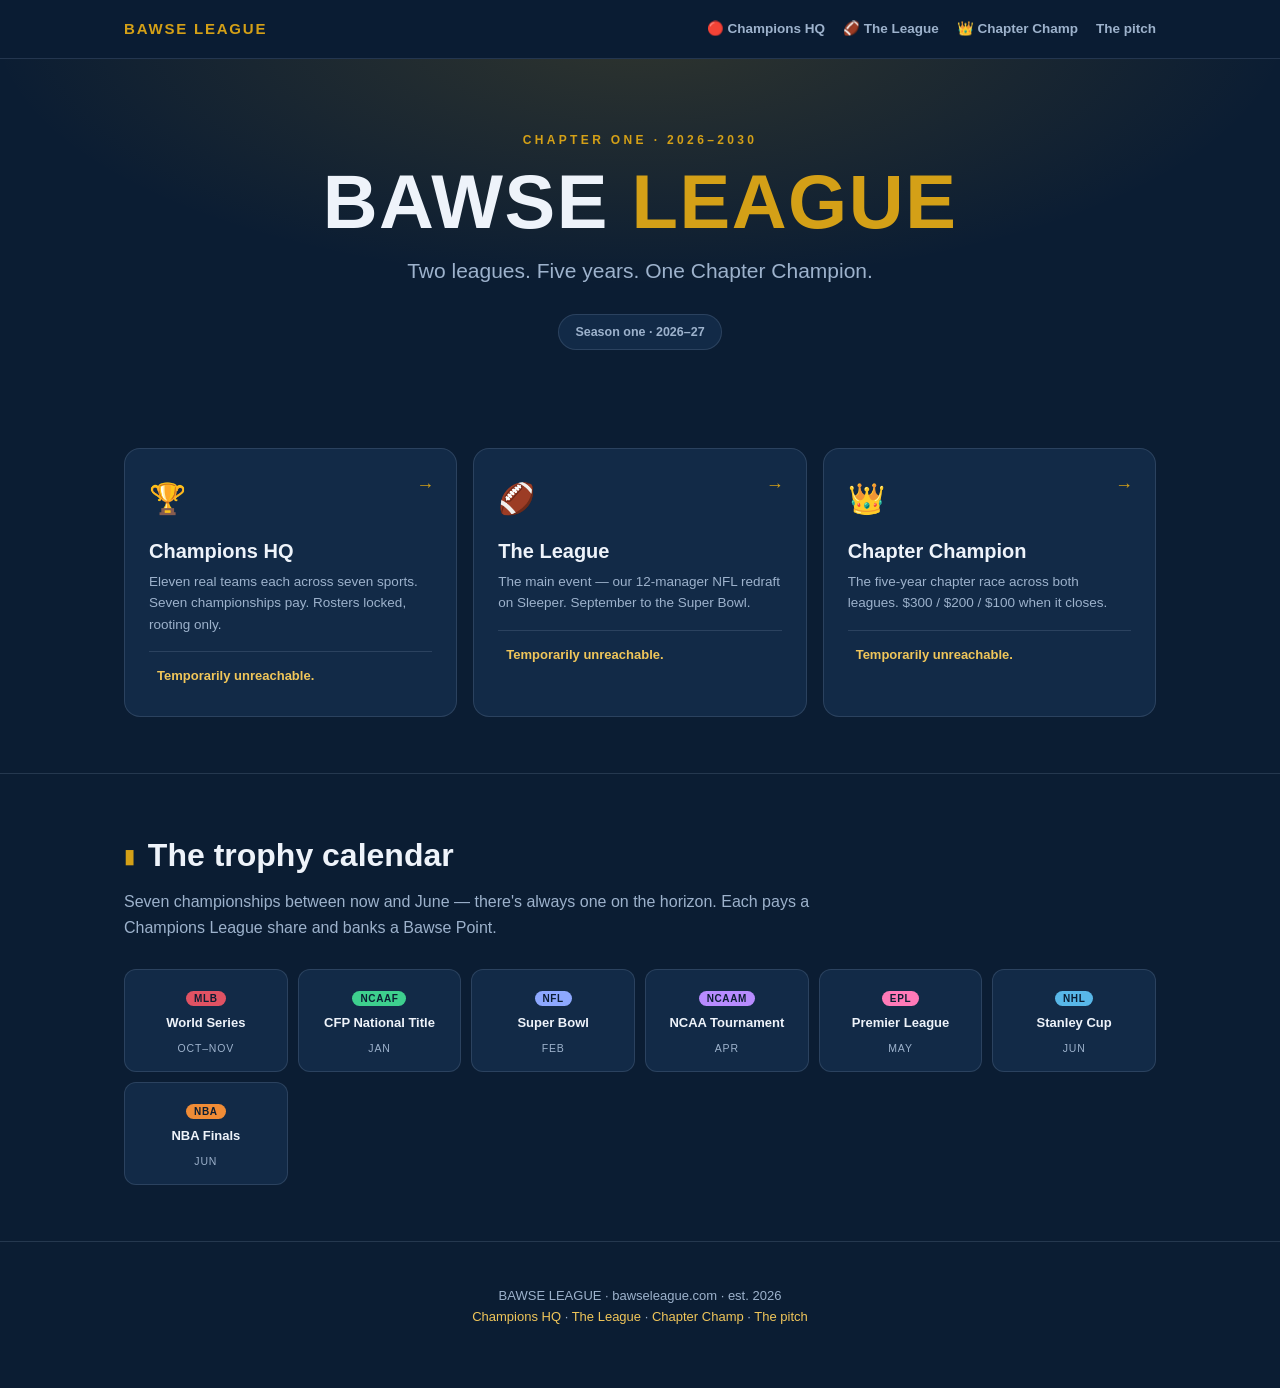
<file: index.html>
<!DOCTYPE html>
<html lang="en">
<head>
<meta charset="UTF-8">
<meta name="viewport" content="width=device-width, initial-scale=1.0">
<title>Bawse League — Two leagues. Five years. One Chapter Champion.</title>
<link rel="stylesheet" href="/assets/style.css">
<style>
  /* hub-specific: hero, section cards, trophy calendar, live bands */
  header.hub{padding:72px 0 54px;text-align:center;background:
    radial-gradient(1000px 400px at 50% -10%, rgba(212,160,23,.18), transparent 65%), var(--navy)}
  header.hub h1{font-size:clamp(42px,7vw,76px);font-weight:900;letter-spacing:.02em;margin:12px 0 6px;line-height:1.05}
  header.hub h1 .gold{color:var(--gold)}
  header.hub .tagline{font-size:clamp(16px,2.2vw,21px);color:var(--muted);max-width:620px;margin:12px auto 0}
  .chips{display:flex;gap:10px;justify-content:center;flex-wrap:wrap;margin-top:26px}
  .chip{background:var(--navy2);border:1px solid var(--line);border-radius:20px;padding:7px 16px;
    font-size:12.5px;font-weight:700;color:var(--muted)}
  .chip b{color:var(--gold-lt)}
  .chip.live{border-color:var(--gold)}
  .chip .dot{display:inline-block;width:8px;height:8px;border-radius:50%;background:var(--red);
    margin-right:7px;animation:blink 1.4s infinite;vertical-align:1px}
  @keyframes blink{0%,100%{opacity:1}50%{opacity:.25}}
  .halls{display:grid;grid-template-columns:repeat(3,1fr);gap:16px}
  @media(max-width:880px){.halls{grid-template-columns:1fr}}
  .hall{display:block;background:var(--navy2);border:1px solid var(--line);border-radius:16px;
    padding:26px 24px;color:var(--ink);transition:transform .15s ease, border-color .15s ease;position:relative;overflow:hidden}
  .hall:hover{transform:translateY(-3px);border-color:var(--gold)}
  .hall .ico{font-size:30px}
  .hall h3{font-size:20px;font-weight:900;margin:12px 0 4px}
  .hall .desc{font-size:13.5px;color:var(--muted);min-height:42px}
  .hall .status{display:block;margin-top:16px;padding-top:14px;border-top:1px solid var(--line);
    font-size:13px;color:var(--gold-lt);font-weight:700;letter-spacing:0;text-transform:none;background:none;border-radius:0}
  .hall .go{position:absolute;top:22px;right:22px;color:var(--gold);font-weight:900;font-size:18px}
  .trophies{display:grid;grid-template-columns:repeat(auto-fit,minmax(150px,1fr));gap:10px}
  .troph{background:var(--navy2);border:1px solid var(--line);border-radius:12px;padding:14px 12px;text-align:center}
  .troph .when{font-size:10.5px;color:var(--muted);letter-spacing:.08em;text-transform:uppercase;margin-top:6px}
  .troph .t{font-size:13px;font-weight:700;margin-top:4px}
  .troph.done{border-color:var(--gold);background:linear-gradient(150deg, rgba(212,160,23,.14), var(--navy2))}
  .troph .winner{font-size:11.5px;color:var(--gold-lt);margin-top:4px}
  .miniweek{display:grid;grid-template-columns:repeat(auto-fill,minmax(280px,1fr));gap:12px}
  .mini{background:var(--navy2);border:1px solid var(--line);border-radius:12px;padding:12px 16px;font-size:13.5px}
  .mini .r{display:flex;justify-content:space-between;padding:3px 0}
  .mini .r b.pts{color:var(--gold-lt)}
  footer .links{margin-top:6px}
</style>
</head>
<body>

<nav><div class="wrap">
  <a class="logo" href="/">BAWSE LEAGUE</a>
  <div class="navlinks">
    <a href="/champions/">🔴 Champions HQ</a><a href="/league/">🏈 The League</a>
    <a href="/chapter/">👑 Chapter Champ</a><a href="/about/">The pitch</a>
  </div>
</div></nav>

<header class="hub"><div class="wrap">
  <div class="kicker">Chapter one · 2026–2030</div>
  <h1>BAWSE <span class="gold">LEAGUE</span></h1>
  <div class="tagline">Two leagues. Five years. One Chapter Champion.</div>
  <div class="chips" id="chips"><div class="chip">Loading league status…</div></div>
</div></header>

<section id="sections" style="border-top:0;padding-top:44px"><div class="wrap">
  <div class="halls">
    <a class="hall" href="/champions/" id="hallCL">
      <span class="go">→</span><div class="ico">🏆</div><h3>Champions HQ</h3>
      <div class="desc">Eleven real teams each across seven sports. Seven championships pay. Rosters locked, rooting only.</div>
      <span class="status" id="clStatus">Loading…</span>
    </a>
    <a class="hall" href="/league/" id="hallFF">
      <span class="go">→</span><div class="ico">🏈</div><h3>The League</h3>
      <div class="desc">The main event — our 12-manager NFL redraft on Sleeper. September to the Super Bowl.</div>
      <span class="status" id="ffStatus">Loading…</span>
    </a>
    <a class="hall" href="/chapter/" id="hallGOAT">
      <span class="go">→</span><div class="ico">👑</div><h3>Chapter Champion</h3>
      <div class="desc">The five-year chapter race across both leagues. $300 / $200 / $100 when it closes.</div>
      <span class="status" id="goatStatus">Loading…</span>
    </a>
  </div>
</div></section>

<section id="week" style="display:none"><div class="wrap">
  <h2><span class="num">▮</span><span id="weekHdr">This week</span></h2>
  <div class="miniweek" id="miniweek"></div>
</div></section>

<section id="calendar"><div class="wrap">
  <h2><span class="num">▮</span>The trophy calendar</h2>
  <p class="sub">Seven championships between now and June — there's always one on the horizon. Each pays a Champions League share and banks a Bawse Point.</p>
  <div class="trophies" id="trophies"></div>
</div></section>

<footer><div class="wrap">
  BAWSE LEAGUE · bawseleague.com · est. 2026<br>
  <span class="links"><a href="/champions/">Champions HQ</a> · <a href="/league/">The League</a> ·
  <a href="/chapter/">Chapter Champ</a> · <a href="/about/">The pitch</a></span>
</div></footer>

<script src="/assets/api.js"></script>
<script>
const el = id => document.getElementById(id);
const TROPHIES = [
  {lg: "MLB", when: "Oct–Nov"}, {lg: "NCAAF", when: "Jan"}, {lg: "NFL", when: "Feb"},
  {lg: "NCAAM", when: "Apr"}, {lg: "EPL", when: "May"}, {lg: "NHL", when: "Jun"}, {lg: "NBA", when: "Jun"},
];

function renderTrophies(titles) {
  const byLg = Object.fromEntries((titles || []).map(t => [t.league, t]));
  el("trophies").innerHTML = TROPHIES.map(t => {
    const won = byLg[t.lg];
    return `<div class="troph ${won ? "done" : ""}"><span class="tag ${t.lg}">${t.lg}</span>
      <div class="t">${CHAMP[t.lg]}</div>
      ${won ? `<div class="winner">🏆 ${escapeHTML(won.team_name)}${won.manager_name ? " · " + escapeHTML(won.manager_name) : ""}</div>`
            : `<div class="when">${t.when}</div>`}</div>`;
  }).join("");
}

function chipsHTML(cl, ff) {
  const chips = [];
  if (cl) {
    const n = cl.managers.length * 11;
    if (cl.draft_status === "live" && cl.picks.length < n)
      chips.push(`<div class="chip live"><span class="dot"></span>CL draft LIVE — pick <b>${cl.picks.length + 1}</b> of ${n}</div>`);
    else if (cl.picks.length >= n)
      chips.push(`<div class="chip">CL season one: <b>${cl.titles.length}</b> of 7 titles decided</div>`);
  }
  if (ff && ff.ready)
    chips.push(`<div class="chip">${escapeHTML(ff.league)}: <b>${ff.season_type === "off" ? "kicks off in September"
      : ff.season_type === "post" ? "playoffs" : "week " + ff.week}</b></div>`);
  return chips.join("") || `<div class="chip">Season one · 2026–27</div>`;
}

async function load() {
  const [cl, ff, goat] = await Promise.all([
    apiGet("/api/public/champions", {bust: true}).catch(() => null),
    apiGet("/api/public/league", {bust: true}).catch(() => null),
    apiGet("/api/public/goat", {bust: true}).catch(() => null),
  ]);
  el("chips").innerHTML = chipsHTML(cl, ff);
  if (cl) {
    const n = cl.managers.length * 11;
    if (cl.draft_status === "live" && cl.picks.length < n) {
      const last = cl.picks[cl.picks.length - 1];
      el("clStatus").innerHTML = `🔴 Draft LIVE — pick ${cl.picks.length + 1} of ${n}` +
        (last ? ` · last: ${escapeHTML(last.team_name)}` : "");
    } else if (cl.picks.length >= n) {
      const alive = cl.teams.filter(t => t.manager_id && t.status === "alive").length;
      el("clStatus").textContent = `${cl.titles.length} of 7 titles decided · ${alive} owned teams alive`;
    } else {
      el("clStatus").textContent = "Draft night coming — the board fills in live.";
    }
  } else el("clStatus").textContent = "Temporarily unreachable.";
  if (ff && ff.ready) {
    if (ff.season_type === "off") el("ffStatus").textContent = "Offseason — Sleeper draft in August, Week 1 in September.";
    else {
      const leader = ff.standings[0];
      el("ffStatus").textContent = `Week ${ff.week} · leader: ${leader ? leader.name : "—"}`;
    }
  } else el("ffStatus").textContent = "Temporarily unreachable.";
  if (goat) {
    if (goat.current.combined) {
      const top = goat.current.combined[0];
      el("goatStatus").textContent = `Leader: ${top.name} · ${top.total} BPs`;
    } else {
      const titles = (goat.current.cl_titles || []).reduce((a, c) => a + c.titles, 0);
      el("goatStatus").textContent = `Season one underway · ${titles} of 95 Bawse Points banked`;
    }
  } else el("goatStatus").textContent = "Temporarily unreachable.";
  renderTrophies(cl ? cl.titles : []);
  // In-season: show this week's matchups band
  try {
    if (ff && ff.ready && ff.season_type !== "off") {
      const b = await apiGet("/api/public/league/scoreboard", {bust: true});
      if (b.ready && b.matchups.length) {
        el("weekHdr").textContent = `Week ${b.week}`;
        el("miniweek").innerHTML = b.matchups.map(m =>
          `<div class="mini">${m.teams.map(t => `<div class="r"><span>${escapeHTML(t.name)}</span>
            <b class="pts">${(Math.round(t.points * 10) / 10).toFixed(1)}</b></div>`).join("")}</div>`).join("");
        el("week").style.display = "block";
      }
    }
  } catch (e) { /* band stays hidden */ }
  setTimeout(load, cl && cl.draft_status === "live" ? 30000 : 300000);
}
load();
</script>
</body>
</html>
</file>
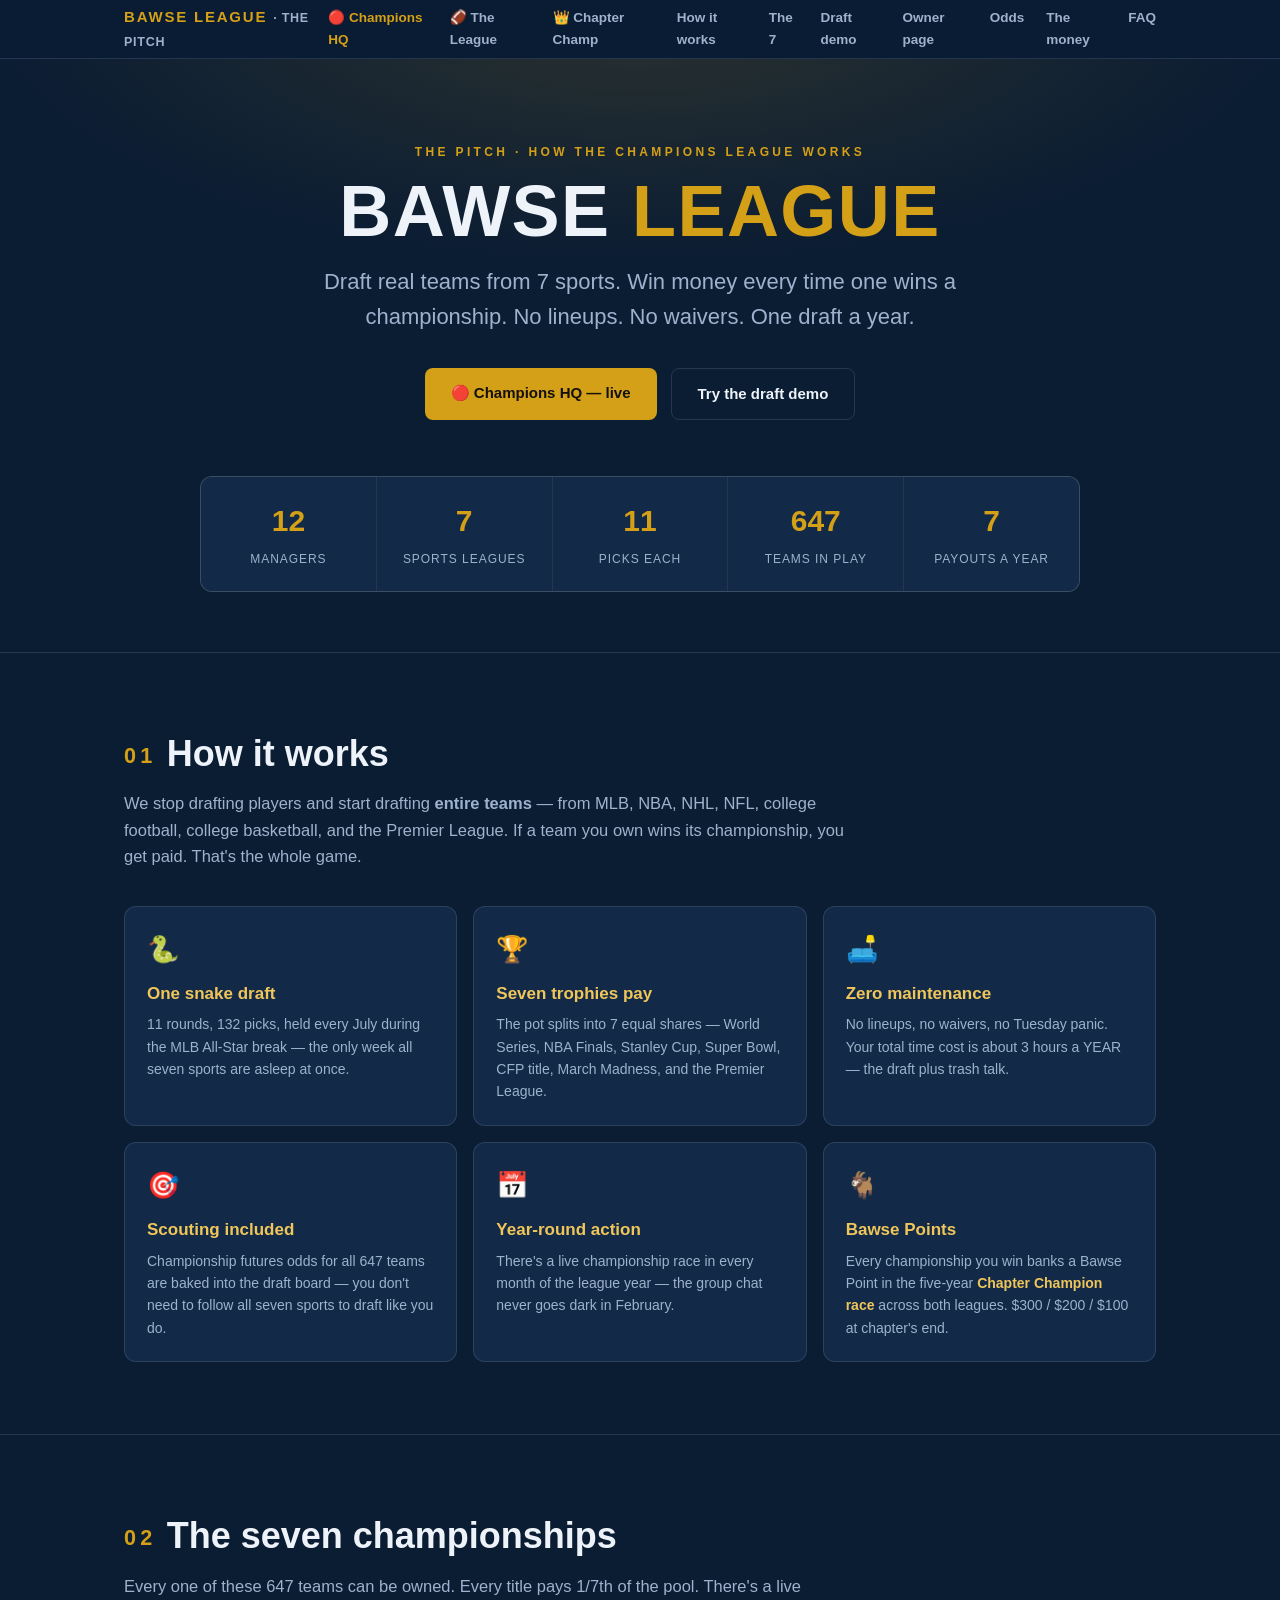
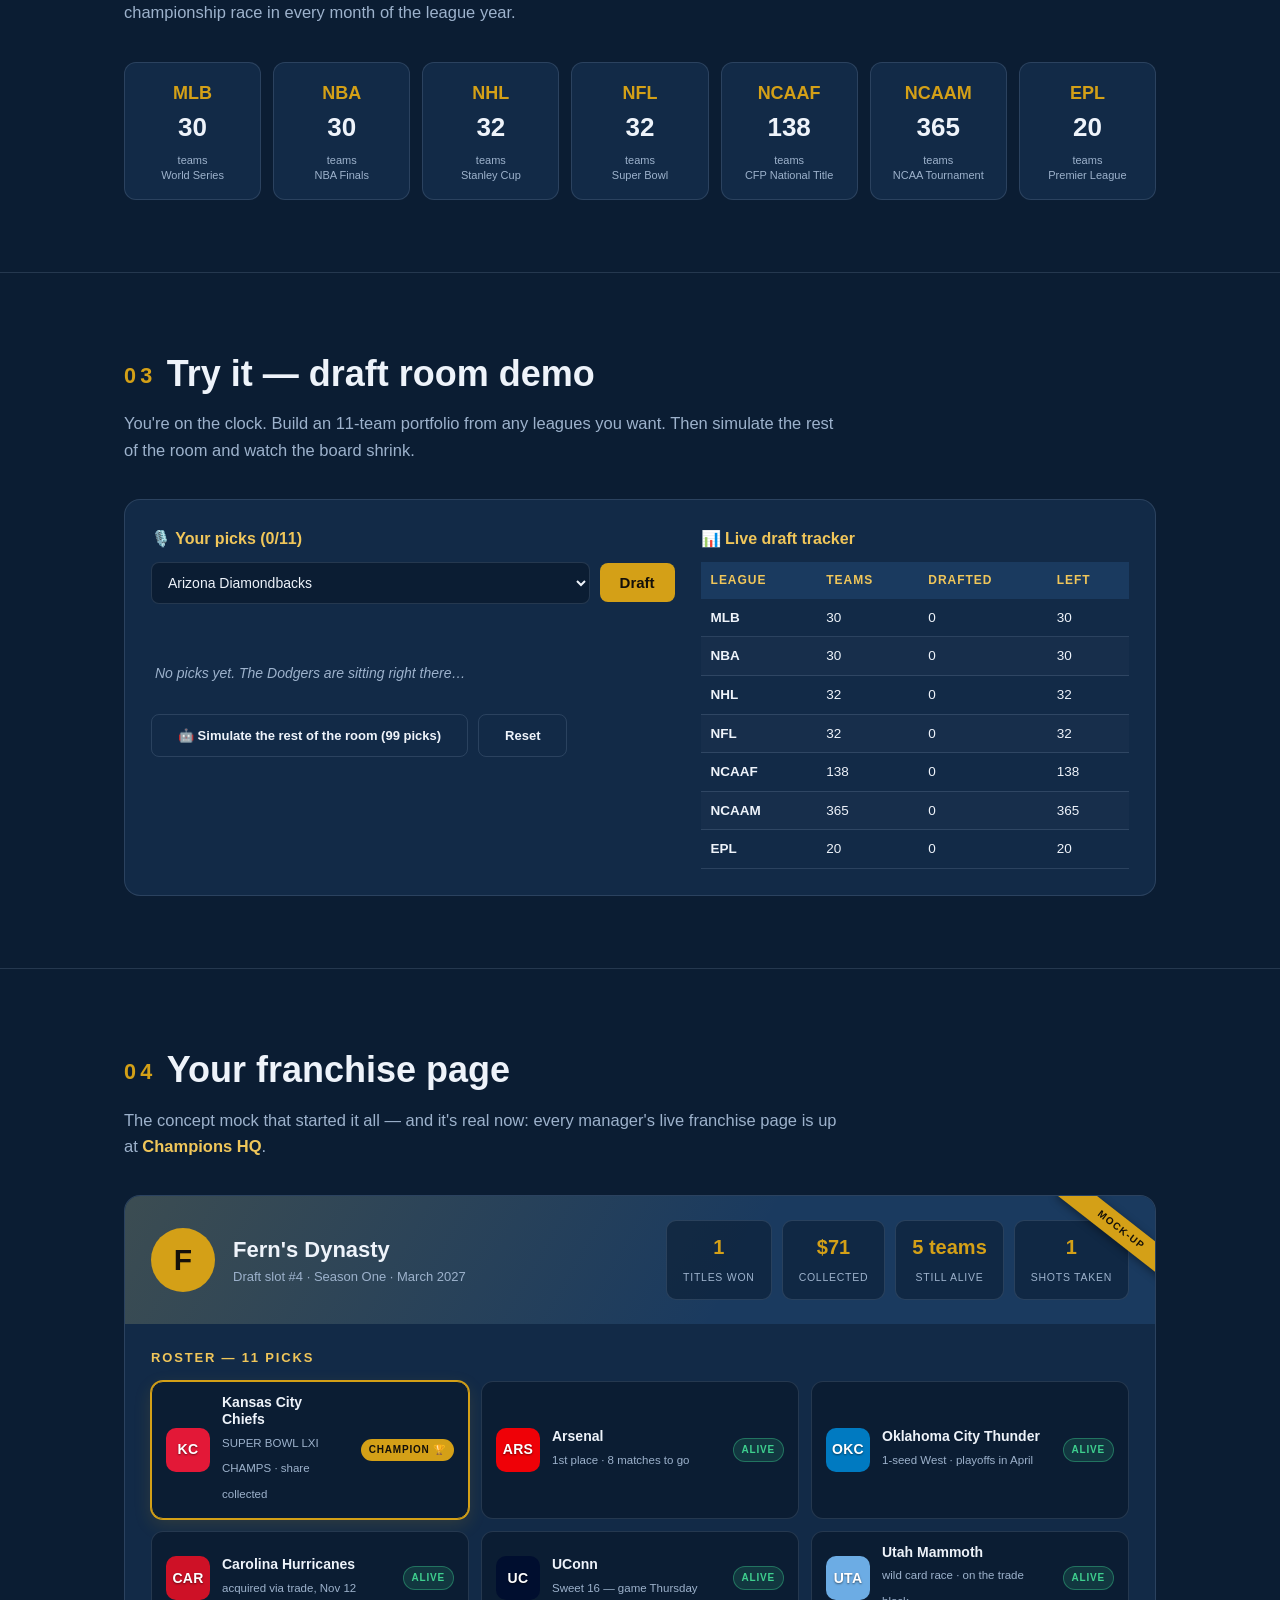
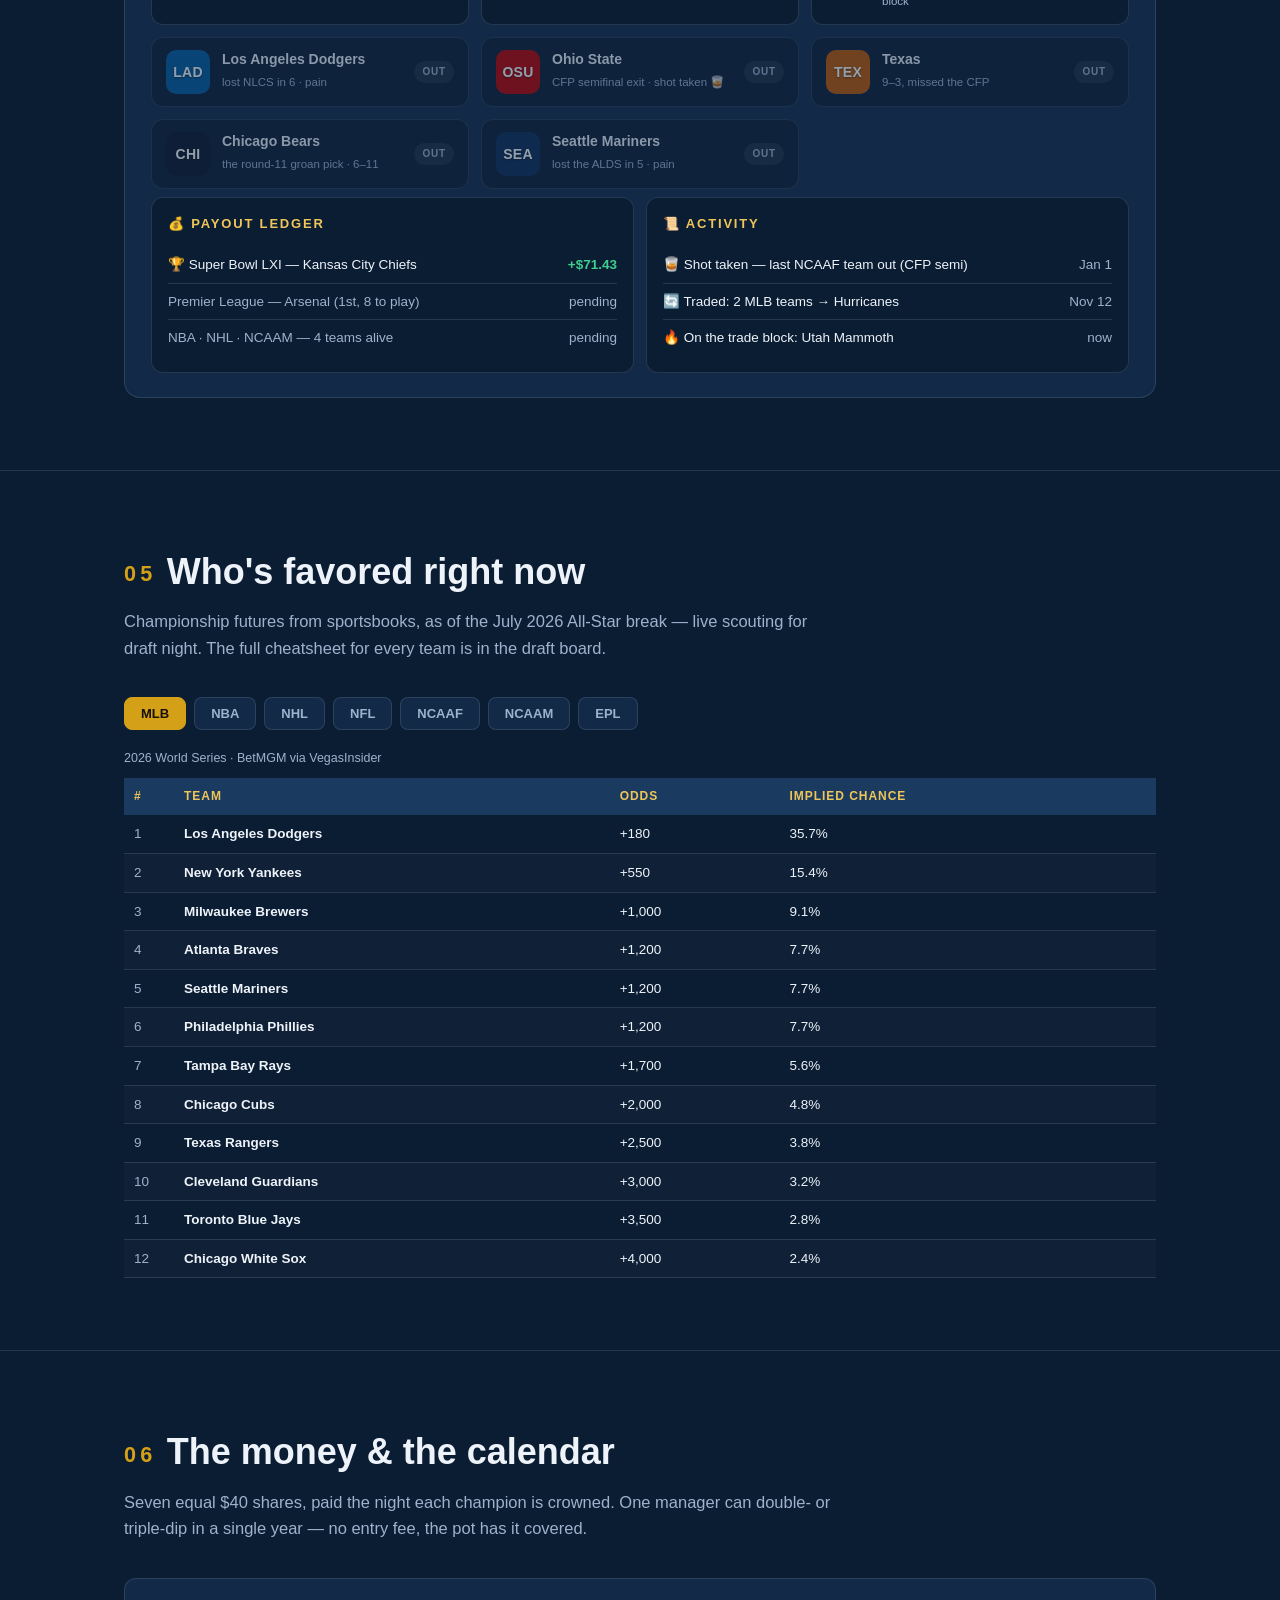
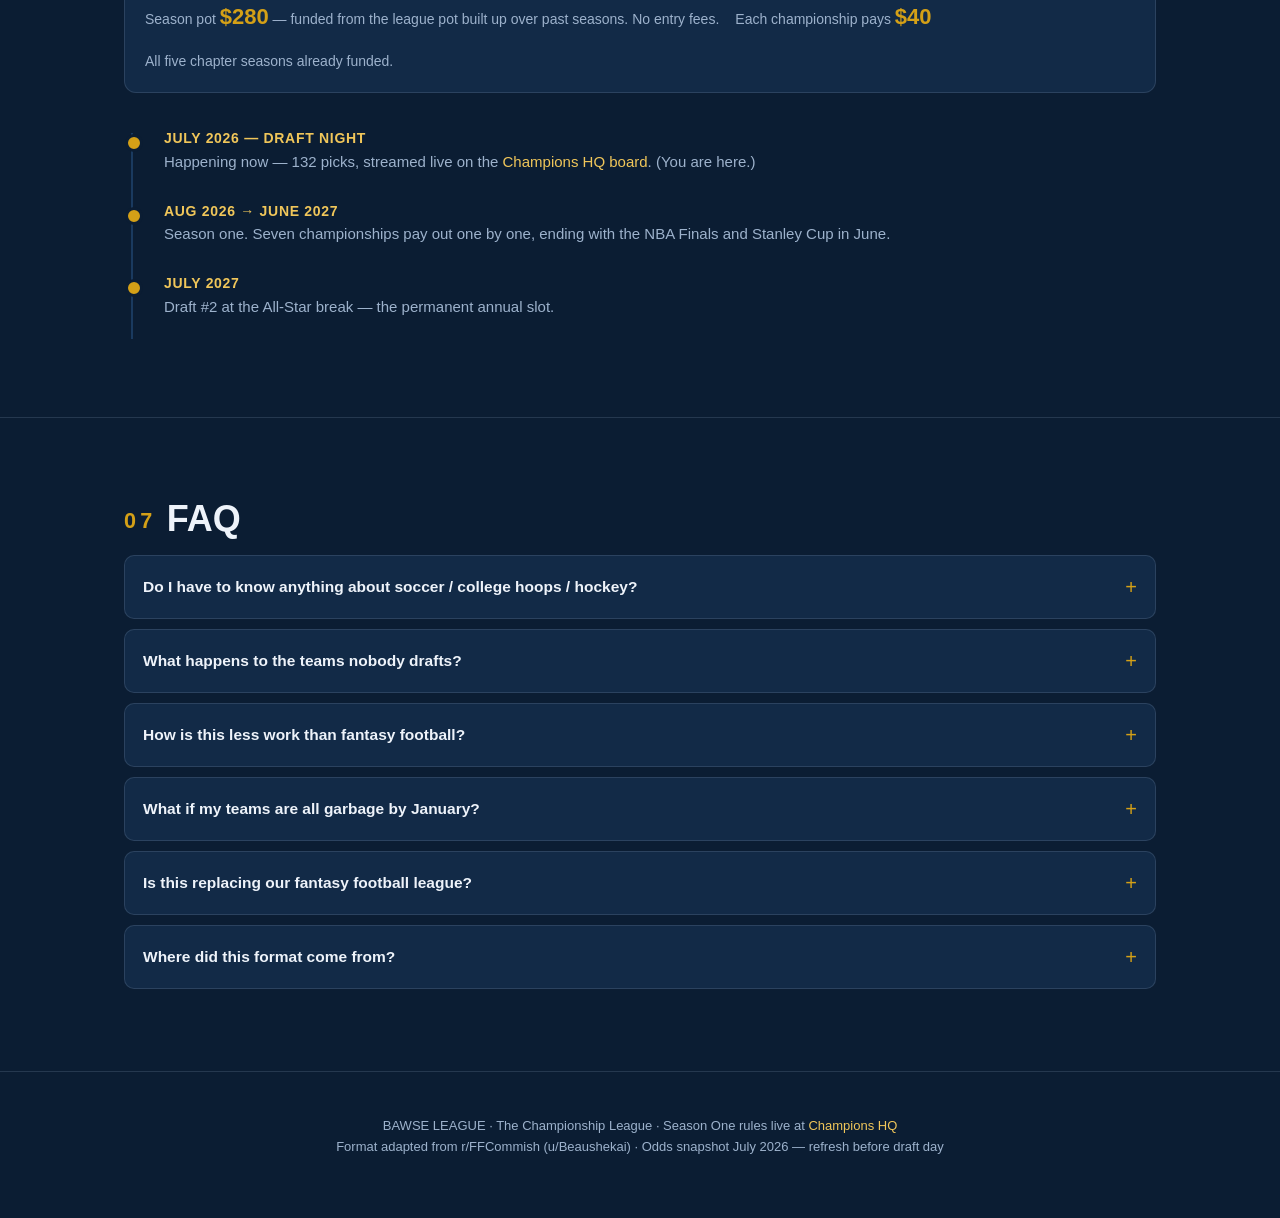
<file: about/index.html>
<!DOCTYPE html>
<html lang="en">
<head>
<meta charset="UTF-8">
<meta name="viewport" content="width=device-width, initial-scale=1.0">
<title>The Pitch — Bawse League</title>
<style>
  :root{
    --navy:#0b1d33; --navy2:#122a47; --navy3:#1a3a5f;
    --gold:#d4a017; --gold-lt:#f0c65a;
    --ink:#eef3fa; --muted:#9db2cc; --line:rgba(157,178,204,.18);
    --green:#3ecf8e; --red:#ff6b6b;
  }
  *{box-sizing:border-box;margin:0;padding:0}
  html{scroll-behavior:smooth}
  body{background:var(--navy);color:var(--ink);font-family:-apple-system,BlinkMacSystemFont,"Segoe UI",Roboto,Helvetica,Arial,sans-serif;line-height:1.6}
  a{color:var(--gold-lt);text-decoration:none}
  .wrap{max-width:1080px;margin:0 auto;padding:0 24px}
  /* NAV */
  nav{position:sticky;top:0;z-index:50;background:rgba(11,29,51,.92);backdrop-filter:blur(8px);border-bottom:1px solid var(--line)}
  nav .wrap{display:flex;align-items:center;justify-content:space-between;height:58px}
  .logo{font-weight:800;letter-spacing:.12em;font-size:15px;color:var(--gold)}
  .navlinks{display:flex;gap:22px;font-size:13.5px}
  .navlinks a{color:var(--muted);font-weight:600}
  .navlinks a:hover{color:var(--gold-lt)}
  @media(max-width:760px){.navlinks{display:none}}
  /* HERO */
  header{padding:84px 0 60px;text-align:center;background:
    radial-gradient(1000px 400px at 50% -10%, rgba(212,160,23,.16), transparent 65%), var(--navy)}
  .kicker{color:var(--gold);letter-spacing:.28em;font-size:12px;font-weight:700;text-transform:uppercase}
  h1{font-size:clamp(40px,7vw,72px);font-weight:900;letter-spacing:.02em;margin:12px 0 6px;line-height:1.05}
  h1 .gold{color:var(--gold)}
  .tagline{font-size:clamp(17px,2.4vw,22px);color:var(--muted);max-width:640px;margin:14px auto 0}
  .cta-row{margin-top:34px;display:flex;gap:14px;justify-content:center;flex-wrap:wrap}
  .btn{display:inline-block;padding:13px 26px;border-radius:8px;font-weight:700;font-size:15px;cursor:pointer;border:0}
  .btn-gold{background:var(--gold);color:#14100a}
  .btn-gold:hover{background:var(--gold-lt)}
  .btn-ghost{background:transparent;color:var(--ink);border:1px solid var(--line)}
  .btn-ghost:hover{border-color:var(--gold)}
  /* STAT STRIP */
  .stats{display:grid;grid-template-columns:repeat(5,1fr);gap:1px;background:var(--line);border:1px solid var(--line);border-radius:12px;overflow:hidden;margin:56px auto 0;max-width:880px}
  .stat{background:var(--navy2);padding:20px 8px;text-align:center}
  .stat b{display:block;font-size:30px;color:var(--gold);font-weight:900}
  .stat span{font-size:12px;color:var(--muted);letter-spacing:.08em;text-transform:uppercase}
  @media(max-width:700px){.stats{grid-template-columns:repeat(2,1fr)}.stat:last-child{grid-column:span 2}}
  /* SECTIONS */
  section{padding:72px 0;border-top:1px solid var(--line)}
  h2{font-size:clamp(26px,4vw,36px);font-weight:900;margin-bottom:8px}
  .sub{color:var(--muted);max-width:720px;margin-bottom:36px;font-size:16.5px}
  h2 .num{color:var(--gold);font-size:.6em;vertical-align:middle;letter-spacing:.2em;margin-right:10px}
  /* HOW IT WORKS CARDS */
  .cards{display:grid;grid-template-columns:repeat(3,1fr);gap:16px}
  @media(max-width:860px){.cards{grid-template-columns:1fr 1fr}}
  @media(max-width:560px){.cards{grid-template-columns:1fr}}
  .card{background:var(--navy2);border:1px solid var(--line);border-radius:12px;padding:22px}
  .card .ico{font-size:26px}
  .card h3{margin:10px 0 6px;font-size:17px;color:var(--gold-lt)}
  .card p{font-size:14px;color:var(--muted)}
  /* LEAGUE GRID */
  .leagues{display:grid;grid-template-columns:repeat(7,1fr);gap:12px}
  @media(max-width:900px){.leagues{grid-template-columns:repeat(4,1fr)}}
  @media(max-width:560px){.leagues{grid-template-columns:repeat(2,1fr)}}
  .lg{background:var(--navy2);border:1px solid var(--line);border-radius:12px;padding:16px 10px;text-align:center}
  .lg b{display:block;font-size:18px;color:var(--gold)}
  .lg .n{font-size:26px;font-weight:900}
  .lg small{color:var(--muted);font-size:11px;display:block;line-height:1.35;margin-top:4px}
  /* DEMO */
  .demo{background:var(--navy2);border:1px solid var(--line);border-radius:16px;padding:26px}
  .demo-grid{display:grid;grid-template-columns:1.1fr .9fr;gap:26px}
  @media(max-width:820px){.demo-grid{grid-template-columns:1fr}}
  .pickrow{display:flex;gap:10px;flex-wrap:wrap;align-items:center}
  select{background:var(--navy);color:var(--ink);border:1px solid var(--line);border-radius:8px;padding:11px 12px;font-size:14px;max-width:100%;flex:1;min-width:230px}
  .roster{list-style:none;margin-top:14px}
  .roster li{display:flex;justify-content:space-between;align-items:center;padding:8px 12px;border-bottom:1px solid var(--line);font-size:14px}
  .roster li:nth-child(odd){background:rgba(255,255,255,.025)}
  .pill{font-size:11px;font-weight:700;padding:2px 9px;border-radius:20px;background:var(--navy3);color:var(--gold-lt);letter-spacing:.05em}
  .empty{color:var(--muted);font-style:italic;font-size:14px;padding:14px 4px}
  table{width:100%;border-collapse:collapse;font-size:13.5px}
  th{background:var(--navy3);color:var(--gold-lt);text-align:left;padding:9px 10px;font-size:12px;letter-spacing:.08em;text-transform:uppercase}
  td{padding:8px 10px;border-bottom:1px solid var(--line)}
  tr:nth-child(even) td{background:rgba(255,255,255,.02)}
  .yes{color:var(--green);font-weight:700}
  .demo h3{font-size:16px;color:var(--gold-lt);margin-bottom:10px}
  .note{font-size:12.5px;color:var(--muted);margin-top:12px}
  .flash{animation:flash 1s ease}
  @keyframes flash{0%{background:rgba(212,160,23,.35)}100%{background:transparent}}
  .toast{font-size:13px;margin-top:10px;min-height:20px;color:var(--gold-lt)}
  .toast.err{color:var(--red)}
  /* OWNER PAGE MOCK */
  .owner-shell{position:relative;background:var(--navy2);border:1px solid var(--line);border-radius:16px;overflow:hidden}
  .owner-head{display:flex;align-items:center;gap:18px;padding:24px 26px;background:
    linear-gradient(120deg, rgba(212,160,23,.18), transparent 60%), var(--navy3);flex-wrap:wrap}
  .avatar{width:64px;height:64px;border-radius:50%;background:var(--gold);color:#14100a;display:flex;align-items:center;justify-content:center;font-size:30px;font-weight:900;flex-shrink:0}
  .owner-id h3{font-size:22px;font-weight:900}
  .owner-id p{font-size:13px;color:var(--muted)}
  .owner-stats{display:flex;gap:10px;margin-left:auto;flex-wrap:wrap}
  .ostat{background:rgba(11,29,51,.6);border:1px solid var(--line);border-radius:10px;padding:10px 16px;text-align:center;min-width:92px}
  .ostat b{display:block;font-size:20px;color:var(--gold)}
  .ostat span{font-size:10.5px;color:var(--muted);text-transform:uppercase;letter-spacing:.07em}
  .owner-body{padding:24px 26px}
  .owner-body h4{font-size:13px;letter-spacing:.14em;text-transform:uppercase;color:var(--gold-lt);margin:18px 0 12px}
  .owner-body h4:first-child{margin-top:0}
  .team-grid{display:grid;grid-template-columns:repeat(auto-fill,minmax(255px,1fr));gap:12px}
  .tcard{display:flex;align-items:center;gap:12px;background:var(--navy);border:1px solid var(--line);border-radius:12px;padding:12px 14px;position:relative}
  .tcard.champ{border-color:var(--gold);box-shadow:0 0 0 1px var(--gold), 0 6px 18px rgba(212,160,23,.15)}
  .tcard.out{opacity:.55}
  .tlogo{width:44px;height:44px;flex-shrink:0;display:flex;align-items:center;justify-content:center}
  .tlogo img{width:44px;height:44px;object-fit:contain}
  .mono{width:44px;height:44px;border-radius:10px;display:flex;align-items:center;justify-content:center;font-weight:900;font-size:14px;letter-spacing:.02em}
  .tinfo{min-width:0;flex:1}
  .tinfo b{display:block;font-size:14px;line-height:1.25}
  .tinfo small{color:var(--muted);font-size:11.5px}
  .status{font-size:10px;font-weight:800;letter-spacing:.08em;padding:3px 8px;border-radius:14px;flex-shrink:0}
  .st-champ{background:var(--gold);color:#14100a}
  .st-alive{background:rgba(62,207,142,.15);color:var(--green);border:1px solid rgba(62,207,142,.4)}
  .st-out{background:rgba(255,255,255,.07);color:var(--muted)}
  .ledger{display:grid;grid-template-columns:1fr 1fr;gap:12px}
  @media(max-width:720px){.ledger{grid-template-columns:1fr}}
  .ledger .box{background:var(--navy);border:1px solid var(--line);border-radius:12px;padding:16px}
  .ledger .box li{list-style:none;font-size:13.5px;padding:7px 0;border-bottom:1px solid var(--line);display:flex;justify-content:space-between;gap:10px}
  .ledger .box li:last-child{border-bottom:0}
  .ledger .amt{color:var(--green);font-weight:800}
  .ledger .muted{color:var(--muted)}
  .mockbadge{position:absolute;top:22px;right:-38px;background:var(--gold);color:#14100a;font-size:10px;font-weight:900;letter-spacing:.12em;padding:4px 44px;transform:rotate(38deg);z-index:2;box-shadow:0 2px 8px rgba(0,0,0,.4)}
  .owner-wrap{position:relative}
  /* ODDS */
  .tabs{display:flex;gap:8px;flex-wrap:wrap;margin-bottom:18px}
  .tab{background:var(--navy2);border:1px solid var(--line);color:var(--muted);border-radius:8px;padding:8px 16px;font-weight:700;font-size:13px;cursor:pointer}
  .tab.on{background:var(--gold);color:#14100a;border-color:var(--gold)}
  .odds-meta{font-size:12.5px;color:var(--muted);margin-bottom:10px}
  /* TIMELINE */
  .tl{list-style:none;position:relative;padding-left:26px}
  .tl:before{content:"";position:absolute;left:7px;top:6px;bottom:6px;width:2px;background:var(--navy3)}
  .tl li{position:relative;padding:0 0 26px 14px}
  .tl li:before{content:"";position:absolute;left:-25px;top:7px;width:12px;height:12px;border-radius:50%;background:var(--gold);border:3px solid var(--navy)}
  .tl b{color:var(--gold-lt);display:block;font-size:14px;letter-spacing:.05em;text-transform:uppercase}
  .tl p{color:var(--muted);font-size:15px}
  /* CALC */
  .calc{display:flex;gap:16px;align-items:center;flex-wrap:wrap;background:var(--navy2);border:1px solid var(--line);border-radius:12px;padding:20px;margin-top:24px}
  .calc input{background:var(--navy);border:1px solid var(--line);color:var(--ink);border-radius:8px;padding:11px;width:120px;font-size:15px}
  .calc .out b{color:var(--gold);font-size:22px}
  .calc .out{font-size:14px;color:var(--muted)}
  /* FAQ */
  details{background:var(--navy2);border:1px solid var(--line);border-radius:10px;margin-bottom:10px;padding:0 18px}
  summary{cursor:pointer;font-weight:700;padding:15px 0;font-size:15.5px;list-style:none;display:flex;justify-content:space-between;align-items:center}
  summary:after{content:"+";color:var(--gold);font-size:20px;font-weight:400}
  details[open] summary:after{content:"–"}
  details p{color:var(--muted);font-size:14.5px;padding:0 0 16px}
  footer{padding:44px 0 60px;border-top:1px solid var(--line);text-align:center;color:var(--muted);font-size:13px}
</style>
</head>
<body>

<nav><div class="wrap">
  <a class="logo" href="/">BAWSE LEAGUE <small style="color:var(--muted);font-weight:600;letter-spacing:.06em">· THE PITCH</small></a>
  <div class="navlinks">
    <a href="/champions/" style="color:var(--gold)">🔴 Champions HQ</a><a href="/league/">🏈 The League</a><a href="/chapter/">👑 Chapter Champ</a><a href="#how">How it works</a><a href="#leagues">The 7</a><a href="#demo">Draft demo</a>
    <a href="#owner">Owner page</a><a href="#odds">Odds</a><a href="#money">The money</a><a href="#faq">FAQ</a>
  </div>
</div></nav>

<header><div class="wrap">
  <div class="kicker">The pitch · how the Champions League works</div>
  <h1>BAWSE <span class="gold">LEAGUE</span></h1>
  <div class="tagline">Draft real teams from 7 sports. Win money every time one wins a championship. No lineups. No waivers. One draft a year.</div>
  <div class="cta-row">
    <a class="btn btn-gold" href="/champions/">🔴 Champions HQ — live</a>
    <a class="btn btn-ghost" href="#demo">Try the draft demo</a>
  </div>
  <div class="stats">
    <div class="stat"><b>12</b><span>Managers</span></div>
    <div class="stat"><b>7</b><span>Sports leagues</span></div>
    <div class="stat"><b>11</b><span>Picks each</span></div>
    <div class="stat"><b>647</b><span>Teams in play</span></div>
    <div class="stat"><b>7</b><span>Payouts a year</span></div>
  </div>
</div></header>

<section id="how"><div class="wrap">
  <h2><span class="num">01</span>How it works</h2>
  <p class="sub">We stop drafting players and start drafting <b>entire teams</b> — from MLB, NBA, NHL, NFL, college football, college basketball, and the Premier League. If a team you own wins its championship, you get paid. That's the whole game.</p>
  <div class="cards">
    <div class="card"><div class="ico">🐍</div><h3>One snake draft</h3><p>11 rounds, 132 picks, held every July during the MLB All-Star break — the only week all seven sports are asleep at once.</p></div>
    <div class="card"><div class="ico">🏆</div><h3>Seven trophies pay</h3><p>The pot splits into 7 equal shares — World Series, NBA Finals, Stanley Cup, Super Bowl, CFP title, March Madness, and the Premier League.</p></div>
    <div class="card"><div class="ico">🛋️</div><h3>Zero maintenance</h3><p>No lineups, no waivers, no Tuesday panic. Your total time cost is about 3 hours a YEAR — the draft plus trash talk.</p></div>
    <div class="card"><div class="ico">🎯</div><h3>Scouting included</h3><p>Championship futures odds for all 647 teams are baked into the draft board — you don't need to follow all seven sports to draft like you do.</p></div>
    <div class="card"><div class="ico">📅</div><h3>Year-round action</h3><p>There's a live championship race in every month of the league year — the group chat never goes dark in February.</p></div>
    <div class="card"><div class="ico">🐐</div><h3>Bawse Points</h3><p>Every championship you win banks a Bawse Point in the five-year <a href="/chapter/"><b>Chapter Champion race</b></a> across both leagues. $300 / $200 / $100 at chapter's end.</p></div>
  </div>
</div></section>

<section id="leagues"><div class="wrap">
  <h2><span class="num">02</span>The seven championships</h2>
  <p class="sub">Every one of these 647 teams can be owned. Every title pays 1/7th of the pool. There's a live championship race in every month of the league year.</p>
  <div class="leagues" id="leagueGrid"></div>
</div></section>

<section id="demo"><div class="wrap">
  <h2><span class="num">03</span>Try it — draft room demo</h2>
  <p class="sub">You're on the clock. Build an 11-team portfolio from any leagues you want. Then simulate the rest of the room and watch the board shrink.</p>
  <div class="demo">
    <div class="demo-grid">
      <div>
        <h3>🎙️ Your picks (<span id="pickCount">0</span>/11)</h3>
        <div class="pickrow">
          <select id="teamSelect"></select>
          <button class="btn btn-gold" id="draftBtn" style="padding:11px 20px">Draft</button>
        </div>
        <div class="toast" id="toast"></div>
        <ul class="roster" id="roster"></ul>
        <div class="empty" id="rosterEmpty">No picks yet. The Dodgers are sitting right there…</div>
        <div class="pickrow" style="margin-top:16px">
          <button class="btn btn-ghost" id="simBtn" style="font-size:13px">🤖 Simulate the rest of the room (99 picks)</button>
          <button class="btn btn-ghost" id="resetBtn" style="font-size:13px">Reset</button>
        </div>
      </div>
      <div>
        <h3>📊 Live draft tracker</h3>
        <table>
          <thead><tr><th>League</th><th>Teams</th><th>Drafted</th><th>Left</th></tr></thead>
          <tbody id="tracker"></tbody>
        </table>
      </div>
    </div>
  </div>
</div></section>

<section id="owner"><div class="wrap">
  <h2><span class="num">04</span>Your franchise page</h2>
  <p class="sub">The concept mock that started it all — and it's real now: every manager's live franchise page is up at <a href="/champions/#franchises"><b>Champions HQ</b></a>.</p>
  <div class="owner-shell">
    <div class="mockbadge">MOCK-UP</div>
    <div class="owner-head">
      <div class="avatar">F</div>
      <div class="owner-id">
        <h3>Fern's Dynasty</h3>
        <p>Draft slot #4 · Season One · March 2027</p>
      </div>
      <div class="owner-stats">
        <div class="ostat"><b>1</b><span>Titles won</span></div>
        <div class="ostat"><b>$71</b><span>Collected</span></div>
        <div class="ostat" id="aliveStat"><b>—</b><span>Still alive</span></div>
        <div class="ostat"><b>1</b><span>Shots taken</span></div>
      </div>
    </div>
    <div class="owner-body">
      <h4>Roster — 11 picks</h4>
      <div class="team-grid" id="ownerRoster"></div>
      <div style="height:8px"></div>
      <div class="ledger">
        <div class="box">
          <h4>💰 Payout ledger</h4>
          <ul>
            <li><span>🏆 Super Bowl LXI — Kansas City Chiefs</span><span class="amt">+$71.43</span></li>
            <li><span class="muted">Premier League — Arsenal (1st, 8 to play)</span><span class="muted">pending</span></li>
            <li><span class="muted">NBA · NHL · NCAAM — 4 teams alive</span><span class="muted">pending</span></li>
          </ul>
        </div>
        <div class="box">
          <h4>📜 Activity</h4>
          <ul>
            <li><span>🥃 Shot taken — last NCAAF team out (CFP semi)</span><span class="muted">Jan 1</span></li>
            <li><span>🔄 Traded: 2 MLB teams → Hurricanes</span><span class="muted">Nov 12</span></li>
            <li><span>🔥 On the trade block: Utah Mammoth</span><span class="muted">now</span></li>
          </ul>
        </div>
      </div>
    </div>
  </div>
</div></section>

<section id="odds"><div class="wrap">
  <h2><span class="num">05</span>Who's favored right now</h2>
  <p class="sub">Championship futures from sportsbooks, as of the July 2026 All-Star break — live scouting for draft night. The full cheatsheet for every team is in the draft board.</p>
  <div class="tabs" id="oddsTabs"></div>
  <div class="odds-meta" id="oddsMeta"></div>
  <table><thead><tr><th style="width:50px">#</th><th>Team</th><th>Odds</th><th>Implied chance</th></tr></thead>
  <tbody id="oddsBody"></tbody></table>
</div></section>

<section id="money"><div class="wrap">
  <h2><span class="num">06</span>The money & the calendar</h2>
  <p class="sub">Seven equal $40 shares, paid the night each champion is crowned. One manager can double- or triple-dip in a single year — no entry fee, the pot has it covered.</p>
  <div class="calc">
    <div class="out">Season pot <b>$280</b> — funded from the league pot built up over past seasons. No entry fees.</div>
    <div class="out">Each championship pays <b>$40</b></div>
    <div class="out">All five chapter seasons already funded.</div>
  </div>
  <div style="height:34px"></div>
  <ul class="tl">
    <li><b>July 2026 — Draft Night</b><p>Happening now — 132 picks, streamed live on the <a href="/champions/">Champions HQ board</a>. (You are here.)</p></li>
    <li><b>Aug 2026 → June 2027</b><p>Season one. Seven championships pay out one by one, ending with the NBA Finals and Stanley Cup in June.</p></li>
    <li><b>July 2027</b><p>Draft #2 at the All-Star break — the permanent annual slot.</p></li>
  </ul>
</div></section>

<section id="faq"><div class="wrap">
  <h2><span class="num">07</span>FAQ</h2>
  <details><summary>Do I have to know anything about soccer / college hoops / hockey?</summary><p>No — that's half the fun. The odds cheatsheet tells you who's good, and by February you'll be inexplicably screaming at Premier League matches you had no stake in last year.</p></details>
  <details><summary>What happens to the teams nobody drafts?</summary><p>Nothing — they simply sit unowned. In the rare case an unowned team wins its championship (hello, March Madness), that title's share rolls over into next season's prize pool instead of paying out.</p></details>
  <details><summary>How is this less work than fantasy football?</summary><p>There are no lineups, no waivers, no trades, and no scoring to check — after the draft there are no moves at all. Total commitment: one draft night plus however much trash talk you choose to generate.</p></details>
  <details><summary>What if my teams are all garbage by January?</summary><p>Then you root for chaos, talk your trash, and circle next July. Rosters lock at the draft — no rescue trades — so a doomed portfolio is simply content for the group chat.</p></details>
  <details><summary>Is this replacing our fantasy football league?</summary><p>No — it runs beside it. Bawse League (our 12-manager NFL redraft on Sleeper) is still the main event every fall; the Champions League keeps the group competing the other eight months. Both count toward the five-year Chapter Champion title.</p></details>
  <details><summary>Where did this format come from?</summary><p>A league on r/FFCommish that's run it happily for 2+ years, plus another group that copied it and reported back a year later still loving it. We adapted their rules for 10 managers.</p></details>
</div></section>

<footer><div class="wrap">
  BAWSE LEAGUE · The Championship League · Season One rules live at <a href="/champions/#rules">Champions HQ</a><br>
  Format adapted from r/FFCommish (u/Beaushekai) · Odds snapshot July 2026 — refresh before draft day
</div></footer>

<script>
const DATA = {"MLB": ["Arizona Diamondbacks", "Athletics", "Atlanta Braves", "Baltimore Orioles", "Boston Red Sox", "Chicago Cubs", "Chicago White Sox", "Cincinnati Reds", "Cleveland Guardians", "Colorado Rockies", "Detroit Tigers", "Houston Astros", "Kansas City Royals", "Los Angeles Angels", "Los Angeles Dodgers", "Miami Marlins", "Milwaukee Brewers", "Minnesota Twins", "New York Mets", "New York Yankees", "Philadelphia Phillies", "Pittsburgh Pirates", "San Diego Padres", "San Francisco Giants", "Seattle Mariners", "St. Louis Cardinals", "Tampa Bay Rays", "Texas Rangers", "Toronto Blue Jays", "Washington Nationals"], "NBA": ["Atlanta Hawks", "Boston Celtics", "Brooklyn Nets", "Charlotte Hornets", "Chicago Bulls", "Cleveland Cavaliers", "Dallas Mavericks", "Denver Nuggets", "Detroit Pistons", "Golden State Warriors", "Houston Rockets", "Indiana Pacers", "Los Angeles Clippers", "Los Angeles Lakers", "Memphis Grizzlies", "Miami Heat", "Milwaukee Bucks", "Minnesota Timberwolves", "New Orleans Pelicans", "New York Knicks", "Oklahoma City Thunder", "Orlando Magic", "Philadelphia 76ers", "Phoenix Suns", "Portland Trail Blazers", "Sacramento Kings", "San Antonio Spurs", "Toronto Raptors", "Utah Jazz", "Washington Wizards"], "NHL": ["Anaheim Ducks", "Boston Bruins", "Buffalo Sabres", "Calgary Flames", "Carolina Hurricanes", "Chicago Blackhawks", "Colorado Avalanche", "Columbus Blue Jackets", "Dallas Stars", "Detroit Red Wings", "Edmonton Oilers", "Florida Panthers", "Los Angeles Kings", "Minnesota Wild", "Montreal Canadiens", "Nashville Predators", "New Jersey Devils", "New York Islanders", "New York Rangers", "Ottawa Senators", "Philadelphia Flyers", "Pittsburgh Penguins", "San Jose Sharks", "Seattle Kraken", "St. Louis Blues", "Tampa Bay Lightning", "Toronto Maple Leafs", "Utah Mammoth", "Vancouver Canucks", "Vegas Golden Knights", "Washington Capitals", "Winnipeg Jets"], "NFL": ["Arizona Cardinals", "Atlanta Falcons", "Baltimore Ravens", "Buffalo Bills", "Carolina Panthers", "Chicago Bears", "Cincinnati Bengals", "Cleveland Browns", "Dallas Cowboys", "Denver Broncos", "Detroit Lions", "Green Bay Packers", "Houston Texans", "Indianapolis Colts", "Jacksonville Jaguars", "Kansas City Chiefs", "Las Vegas Raiders", "Los Angeles Chargers", "Los Angeles Rams", "Miami Dolphins", "Minnesota Vikings", "New England Patriots", "New Orleans Saints", "New York Giants", "New York Jets", "Philadelphia Eagles", "Pittsburgh Steelers", "San Francisco 49ers", "Seattle Seahawks", "Tampa Bay Buccaneers", "Tennessee Titans", "Washington Commanders"], "NCAAF": ["Air Force", "Akron", "Alabama", "Appalachian State", "Arizona", "Arizona State", "Arkansas", "Arkansas State", "Army", "Auburn", "Ball State", "Baylor", "Boise State", "Boston College", "Bowling Green", "Buffalo", "BYU", "California", "Central Michigan", "Charlotte", "Cincinnati", "Clemson", "Coastal Carolina", "Colorado", "Colorado State", "Delaware", "Duke", "East Carolina", "Eastern Michigan", "FIU", "Florida", "Florida Atlantic", "Florida State", "Fresno State", "Georgia", "Georgia Southern", "Georgia State", "Georgia Tech", "Hawaii", "Houston", "Illinois", "Indiana", "Iowa", "Iowa State", "Jacksonville State", "James Madison", "Kansas", "Kansas State", "Kennesaw State", "Kent State", "Kentucky", "Liberty", "Louisiana", "Louisiana Tech", "Louisville", "LSU", "Marshall", "Maryland", "Memphis", "Miami (FL)", "Miami (OH)", "Michigan", "Michigan State", "Middle Tennessee", "Minnesota", "Mississippi State", "Missouri", "Missouri State", "Navy", "NC State", "Nebraska", "Nevada", "New Mexico", "New Mexico State", "North Carolina", "North Dakota State", "North Texas", "Northern Illinois", "Northwestern", "Notre Dame", "Ohio", "Ohio State", "Oklahoma", "Oklahoma State", "Old Dominion", "Ole Miss", "Oregon", "Oregon State", "Penn State", "Pittsburgh", "Purdue", "Rice", "Rutgers", "Sacramento State", "Sam Houston", "San Diego State", "San Jose State", "SMU", "South Alabama", "South Carolina", "South Florida", "Southern Miss", "Stanford", "Syracuse", "TCU", "Temple", "Tennessee", "Texas", "Texas A&M", "Texas State", "Texas Tech", "Toledo", "Troy", "Tulane", "Tulsa", "UAB", "UCF", "UCLA", "UConn", "ULM", "UMass", "UNLV", "USC", "Utah", "Utah State", "UTEP", "UTSA", "Vanderbilt", "Virginia", "Virginia Tech", "Wake Forest", "Washington", "Washington State", "West Virginia", "Western Kentucky", "Western Michigan", "Wisconsin", "Wyoming"], "NCAAM": ["Abilene Christian", "Air Force", "Akron", "Alabama", "Alabama A&M", "Alabama State", "Albany", "Alcorn State", "American", "Appalachian State", "Arizona", "Arizona State", "Arkansas", "Arkansas State", "Arkansas-Pine Bluff", "Army", "Auburn", "Austin Peay", "Ball State", "Baylor", "Bellarmine", "Belmont", "Bethune-Cookman", "Binghamton", "Boise State", "Boston College", "Boston University", "Bowling Green", "Bradley", "Brown", "Bryant", "Bucknell", "Buffalo", "Butler", "BYU", "Cal Poly", "Cal State Bakersfield", "Cal State Fullerton", "Cal State Northridge", "California", "California Baptist", "Campbell", "Canisius", "Central Arkansas", "Central Connecticut", "Central Michigan", "Charleston", "Charleston Southern", "Charlotte", "Chattanooga", "Chicago State", "Cincinnati", "The Citadel", "Clemson", "Cleveland State", "Coastal Carolina", "Colgate", "Colorado", "Colorado State", "Columbia", "Coppin State", "Cornell", "Creighton", "Dartmouth", "Davidson", "Dayton", "Delaware", "Delaware State", "Denver", "DePaul", "Detroit Mercy", "Drake", "Drexel", "Duke", "Duquesne", "East Carolina", "East Tennessee State", "East Texas A&M", "Eastern Illinois", "Eastern Kentucky", "Eastern Michigan", "Eastern Washington", "Elon", "Evansville", "Fairfield", "Fairleigh Dickinson", "FIU", "Florida", "Florida A&M", "Florida Atlantic", "Florida Gulf Coast", "Florida State", "Fordham", "Fresno State", "Furman", "Gardner-Webb", "George Mason", "George Washington", "Georgetown", "Georgia", "Georgia Southern", "Georgia State", "Georgia Tech", "Gonzaga", "Grambling State", "Grand Canyon", "Green Bay", "Hampton", "Harvard", "Hawaii", "High Point", "Hofstra", "Holy Cross", "Houston", "Houston Christian", "Howard", "Idaho", "Idaho State", "Illinois", "Illinois State", "Incarnate Word", "Indiana", "Indiana State", "Iona", "Iowa", "Iowa State", "IU Indianapolis", "Jackson State", "Jacksonville", "Jacksonville State", "James Madison", "Kansas", "Kansas City", "Kansas State", "Kennesaw State", "Kent State", "Kentucky", "La Salle", "Lafayette", "Lamar", "Le Moyne", "Lehigh", "Liberty", "Lindenwood", "Lipscomb", "Little Rock", "LIU", "Long Beach State", "Longwood", "Louisiana", "Louisiana Tech", "Louisville", "Loyola Chicago", "Loyola Maryland", "Loyola Marymount", "LSU", "Maine", "Manhattan", "Marist", "Marquette", "Marshall", "Maryland", "Maryland Eastern Shore", "McNeese", "Memphis", "Mercer", "Mercyhurst", "Merrimack", "Miami (FL)", "Miami (OH)", "Michigan", "Michigan State", "Middle Tennessee", "Milwaukee", "Minnesota", "Mississippi State", "Mississippi Valley State", "Missouri", "Missouri State", "Monmouth", "Montana", "Montana State", "Morehead State", "Morgan State", "Mount St. Mary's", "Murray State", "Navy", "NC State", "Nebraska", "Nevada", "New Hampshire", "New Haven", "New Mexico", "New Mexico State", "New Orleans", "Niagara", "Nicholls", "NJIT", "Norfolk State", "North Alabama", "North Carolina", "North Carolina A&T", "North Carolina Central", "North Dakota", "North Dakota State", "North Florida", "North Texas", "Northeastern", "Northern Arizona", "Northern Colorado", "Northern Illinois", "Northern Iowa", "Northern Kentucky", "Northwestern", "Northwestern State", "Notre Dame", "Oakland", "Ohio", "Ohio State", "Oklahoma", "Oklahoma State", "Old Dominion", "Ole Miss", "Omaha", "Oral Roberts", "Oregon", "Oregon State", "Pacific", "Penn", "Penn State", "Pepperdine", "Pittsburgh", "Portland", "Portland State", "Prairie View A&M", "Presbyterian", "Princeton", "Providence", "Purdue", "Purdue Fort Wayne", "Queens (NC)", "Quinnipiac", "Radford", "Rhode Island", "Rice", "Richmond", "Rider", "Robert Morris", "Rutgers", "Sacramento State", "Sacred Heart", "Saint Joseph's", "Saint Louis", "Saint Mary's (CA)", "Saint Peter's", "Sam Houston", "Samford", "San Diego", "San Diego State", "San Francisco", "San Jose State", "Santa Clara", "Seattle", "Seton Hall", "Siena", "SIU Edwardsville", "SMU", "South Alabama", "South Carolina", "South Carolina State", "South Dakota", "South Dakota State", "South Florida", "Southeast Missouri State", "Southeastern Louisiana", "Southern", "Southern Illinois", "Southern Indiana", "Southern Miss", "Southern Utah", "St. Bonaventure", "St. John's", "St. Thomas (MN)", "Stanford", "Stephen F. Austin", "Stetson", "Stonehill", "Stony Brook", "Syracuse", "Tarleton State", "TCU", "Temple", "Tennessee", "Tennessee State", "Tennessee Tech", "Texas", "Texas A&M", "Texas A&M-Corpus Christi", "Texas Southern", "Texas State", "Texas Tech", "Toledo", "Towson", "Troy", "Tulane", "Tulsa", "UAB", "UC Davis", "UC Irvine", "UC Riverside", "UC San Diego", "UC Santa Barbara", "UCF", "UCLA", "UConn", "UIC", "UL Monroe", "UMass", "UMass Lowell", "UMBC", "UNC Asheville", "UNC Greensboro", "UNC Wilmington", "UNLV", "USC", "USC Upstate", "UT Arlington", "UT Martin", "Utah", "Utah State", "Utah Tech", "Utah Valley", "UTEP", "UTRGV", "UTSA", "Valparaiso", "Vanderbilt", "VCU", "Vermont", "Villanova", "Virginia", "Virginia Tech", "VMI", "Wagner", "Wake Forest", "Washington", "Washington State", "Weber State", "West Florida", "West Georgia", "West Virginia", "Western Carolina", "Western Illinois", "Western Kentucky", "Western Michigan", "Wichita State", "William & Mary", "Winthrop", "Wisconsin", "Wofford", "Wright State", "Wyoming", "Xavier", "Yale", "Youngstown State"], "EPL": ["Arsenal", "Aston Villa", "Bournemouth", "Brentford", "Brighton & Hove Albion", "Chelsea", "Coventry City", "Crystal Palace", "Everton", "Fulham", "Hull City", "Ipswich Town", "Leeds United", "Liverpool", "Manchester City", "Manchester United", "Newcastle United", "Nottingham Forest", "Sunderland", "Tottenham Hotspur"]};
const ODDS = {"MLB": {"title": "2026 World Series", "book": "BetMGM via VegasInsider", "rows": [["Los Angeles Dodgers", 180], ["New York Yankees", 550], ["Milwaukee Brewers", 1000], ["Atlanta Braves", 1200], ["Seattle Mariners", 1200], ["Philadelphia Phillies", 1200], ["Tampa Bay Rays", 1700], ["Chicago Cubs", 2000], ["Texas Rangers", 2500], ["Cleveland Guardians", 3000], ["Toronto Blue Jays", 3500], ["Chicago White Sox", 4000], ["Boston Red Sox", 4000], ["Detroit Tigers", 5000], ["Houston Astros", 6000], ["Pittsburgh Pirates", 8000], ["Baltimore Orioles", 10000], ["Miami Marlins", 10000], ["San Diego Padres", 10000], ["Minnesota Twins", 12500]]}, "NBA": {"title": "2027 NBA Championship", "book": "BetMGM via VegasInsider", "rows": [["Oklahoma City Thunder", 260], ["San Antonio Spurs", 260], ["New York Knicks", 900], ["Boston Celtics", 1400], ["Philadelphia 76ers", 1800], ["Cleveland Cavaliers", 2000], ["Toronto Raptors", 2200], ["Miami Heat", 2500], ["Denver Nuggets", 2500], ["Minnesota Timberwolves", 2500], ["Detroit Pistons", 2500], ["Golden State Warriors", 3000], ["Los Angeles Lakers", 3500], ["Indiana Pacers", 4000], ["Houston Rockets", 6000], ["Atlanta Hawks", 8000], ["Portland Trail Blazers", 8000], ["Orlando Magic", 8000], ["Charlotte Hornets", 12500], ["Phoenix Suns", 12500]]}, "NHL": {"title": "2027 Stanley Cup", "book": "DraftKings via CBS Sports", "rows": [["Carolina Hurricanes", 700], ["Colorado Avalanche", 800], ["Vegas Golden Knights", 850], ["Edmonton Oilers", 1100], ["Florida Panthers", 1100], ["Tampa Bay Lightning", 1200], ["Minnesota Wild", 1400], ["Dallas Stars", 1500], ["Ottawa Senators", 1600], ["Montreal Canadiens", 2200], ["Anaheim Ducks", 2500], ["Buffalo Sabres", 2500], ["Los Angeles Kings", 3000], ["New Jersey Devils", 3000], ["Utah Mammoth", 3000], ["Columbus Blue Jackets", 3500], ["Toronto Maple Leafs", 4000], ["Philadelphia Flyers", 5000], ["Washington Capitals", 5000], ["Pittsburgh Penguins", 5500]]}, "NFL": {"title": "Super Bowl LXI (2026 season)", "book": "DraftKings via VegasInsider", "rows": [["Los Angeles Rams", 550], ["Baltimore Ravens", 1000], ["Buffalo Bills", 1000], ["Seattle Seahawks", 1100], ["New England Patriots", 1600], ["Kansas City Chiefs", 1600], ["Philadelphia Eagles", 1600], ["Los Angeles Chargers", 1700], ["Houston Texans", 1800], ["Green Bay Packers", 1800], ["San Francisco 49ers", 1900], ["Detroit Lions", 1900], ["Cincinnati Bengals", 2000], ["Denver Broncos", 2000], ["Chicago Bears", 2500], ["Dallas Cowboys", 2500], ["Jacksonville Jaguars", 3000], ["Minnesota Vikings", 5000], ["Tampa Bay Buccaneers", 5000], ["Pittsburgh Steelers", 5000]]}, "NCAAF": {"title": "2026-27 CFP National Championship", "book": "VegasInsider consensus", "rows": [["Ohio State", 600], ["Notre Dame", 700], ["Texas", 750], ["Indiana", 750], ["Oregon", 800], ["Georgia", 900], ["Miami (FL)", 1200], ["LSU", 1500], ["Texas A&M", 1500], ["Alabama", 1500], ["Texas Tech", 2200], ["Ole Miss", 2500], ["Michigan", 2500], ["Oklahoma", 3000], ["USC", 3500], ["Penn State", 5000], ["Tennessee", 5000], ["Clemson", 5000], ["Florida", 6000], ["Auburn", 6600]]}, "NCAAM": {"title": "2027 NCAA Tournament Champion", "book": "Bovada", "rows": [["Florida", 600], ["Duke", 700], ["Michigan", 1200], ["UConn", 1200], ["Illinois", 1300], ["Arizona", 1800], ["Arkansas", 1900], ["Houston", 2200], ["Louisville", 2200], ["Michigan State", 2200], ["Texas", 2200], ["Kansas", 2500], ["Gonzaga", 2500], ["St. John's", 3500], ["Virginia", 3500], ["Alabama", 4000], ["Iowa State", 4000], ["Kentucky", 4000], ["North Carolina", 4000], ["Texas Tech", 4000]]}, "EPL": {"title": "2026-27 Premier League Winner", "book": "Hard Rock Bet", "rows": [["Arsenal", 150], ["Manchester City", 250], ["Liverpool", 500], ["Manchester United", 700], ["Chelsea", 1000], ["Aston Villa", 2500], ["Newcastle United", 4000], ["Brighton & Hove Albion", 15000], ["Bournemouth", 20000], ["Brentford", 25000], ["Everton", 25000], ["Crystal Palace", 50000], ["Fulham", 50000], ["Leeds United", 50000], ["Nottingham Forest", 50000], ["Sunderland", 100000], ["Coventry City", 100000], ["Ipswich Town", 100000]]}};

// ---------- league grid ----------
const CHAMP = {MLB:"World Series",NBA:"NBA Finals",NHL:"Stanley Cup",NFL:"Super Bowl",NCAAF:"CFP National Title",NCAAM:"NCAA Tournament",EPL:"Premier League"};
const lgGrid = document.getElementById('leagueGrid');
Object.keys(DATA).forEach(lg=>{
  const d=document.createElement('div');d.className='lg';
  d.innerHTML=`<b>${lg}</b><span class="n">${DATA[lg].length}</span><small>teams<br>${CHAMP[lg]}</small>`;
  lgGrid.appendChild(d);
});

// ---------- draft demo state ----------
let drafted = new Set();      // team keys drafted by anyone
let myPicks = [];             // {key,label,lg}
const key=(lg,t)=>lg+": "+t;

const sel=document.getElementById('teamSelect');
function rebuildSelect(){
  const cur=sel.value;
  sel.innerHTML='';
  Object.keys(DATA).forEach(lg=>{
    const og=document.createElement('optgroup');og.label=lg;
    DATA[lg].forEach(t=>{
      if(!drafted.has(key(lg,t))){
        const o=document.createElement('option');o.value=lg+"|"+t;o.textContent=t;og.appendChild(o);
      }
    });
    if(og.children.length)sel.appendChild(og);
  });
  if([...sel.options].some(o=>o.value===cur))sel.value=cur;
}

function toast(msg,err){const t=document.getElementById('toast');t.textContent=msg;t.className='toast'+(err?' err':'');}

function render(){
  // roster
  const ul=document.getElementById('roster');ul.innerHTML='';
  myPicks.forEach(p=>{
    const li=document.createElement('li');
    li.innerHTML=`<span>${p.label}</span><span class="pill">${p.lg}</span>`;
    ul.appendChild(li);
  });
  document.getElementById('rosterEmpty').style.display=myPicks.length?'none':'block';
  document.getElementById('pickCount').textContent=myPicks.length;
  // tracker
  const tb=document.getElementById('tracker');tb.innerHTML='';
  Object.keys(DATA).forEach(lg=>{
    const total=DATA[lg].length;
    const d=DATA[lg].filter(t=>drafted.has(key(lg,t))).length;
    const tr=document.createElement('tr');
    tr.innerHTML=`<td><b>${lg}</b></td><td>${total}</td><td>${d}</td><td>${total-d}</td>`;
    tb.appendChild(tr);
  });
  rebuildSelect();
}

document.getElementById('draftBtn').onclick=()=>{
  if(myPicks.length>=11){toast("Roster full — 11 picks max. Trade season starts now.",true);return;}
  const v=sel.value;if(!v)return;
  const [lg,t]=v.split("|");
  drafted.add(key(lg,t));
  myPicks.push({key:key(lg,t),label:t,lg});
  toast(`${t} — yours.`);
  render();
};

document.getElementById('simBtn').onclick=()=>{
  // 9 AI managers x 11 picks = 99, weighted toward favorites (odds lists first, then random)
  let budget=99;
  const favs=[];
  Object.keys(ODDS).forEach(lg=>ODDS[lg].rows.forEach(r=>{
    const t=DATA[lg].find(x=>x===r[0]);
    if(t&&!drafted.has(key(lg,t)))favs.push([lg,t]);
  }));
  // AI takes ~70% of remaining favorites first
  favs.sort(()=>Math.random()-.5);
  const takeFavs=favs.slice(0,Math.min(Math.floor(budget*0.7),favs.length));
  takeFavs.forEach(([lg,t])=>{if(budget>0&&!drafted.has(key(lg,t))){drafted.add(key(lg,t));budget--;}});
  // rest random
  const pool=[];
  Object.keys(DATA).forEach(lg=>DATA[lg].forEach(t=>{if(!drafted.has(key(lg,t)))pool.push([lg,t]);}));
  pool.sort(()=>Math.random()-.5);
  for(const [lg,t] of pool){if(budget<=0)break;drafted.add(key(lg,t));budget--;}
  toast("99 picks in. Check what's left of the board.");
  render();
  document.getElementById('tracker').parentElement.classList.add('flash');
  setTimeout(()=>document.getElementById('tracker').parentElement.classList.remove('flash'),1000);
};

document.getElementById('resetBtn').onclick=()=>{drafted=new Set();myPicks=[];toast("Fresh board.");render();};

// ---------- owner page mock ----------
const ESPN="https://a.espncdn.com/i/teamlogos/";
const OWNER_ROSTER=[
  {name:"Kansas City Chiefs",lg:"NFL",logo:ESPN+"nfl/500/kc.png",abbr:"KC",c:"#E31837",
   st:"champ",note:"SUPER BOWL LXI CHAMPS · share collected"},
  {name:"Arsenal",lg:"EPL",logo:ESPN+"soccer/500/359.png",abbr:"ARS",c:"#EF0107",
   st:"alive",note:"1st place · 8 matches to go"},
  {name:"Oklahoma City Thunder",lg:"NBA",logo:ESPN+"nba/500/okc.png",abbr:"OKC",c:"#007AC1",
   st:"alive",note:"1-seed West · playoffs in April"},
  {name:"Carolina Hurricanes",lg:"NHL",logo:ESPN+"nhl/500/car.png",abbr:"CAR",c:"#CE1126",
   st:"alive",note:"acquired via trade, Nov 12"},
  {name:"UConn",lg:"NCAAM",logo:ESPN+"ncaa/500/41.png",abbr:"UC",c:"#000E2F",
   st:"alive",note:"Sweet 16 — game Thursday"},
  {name:"Utah Mammoth",lg:"NHL",logo:ESPN+"nhl/500/utah.png",abbr:"UTA",c:"#6CACE4",
   st:"alive",note:"wild card race · on the trade block"},
  {name:"Los Angeles Dodgers",lg:"MLB",logo:ESPN+"mlb/500/lad.png",abbr:"LAD",c:"#005A9C",
   st:"out",note:"lost NLCS in 6 · pain"},
  {name:"Ohio State",lg:"NCAAF",logo:ESPN+"ncaa/500/194.png",abbr:"OSU",c:"#BB0000",
   st:"out",note:"CFP semifinal exit · shot taken 🥃"},
  {name:"Texas",lg:"NCAAF",logo:ESPN+"ncaa/500/251.png",abbr:"TEX",c:"#BF5700",
   st:"out",note:"9–3, missed the CFP"},
  {name:"Chicago Bears",lg:"NFL",logo:ESPN+"nfl/500/chi.png",abbr:"CHI",c:"#0B162A",
   st:"out",note:"the round-11 groan pick · 6–11"},
  {name:"Seattle Mariners",lg:"MLB",logo:ESPN+"mlb/500/sea.png",abbr:"SEA",c:"#0C2C56",
   st:"out",note:"lost the ALDS in 5 · pain"},
];
const ST={champ:['st-champ','CHAMPION 🏆'],alive:['st-alive','ALIVE'],out:['st-out','OUT']};
const og=document.getElementById('ownerRoster');
OWNER_ROSTER.forEach(t=>{
  const d=document.createElement('div');
  d.className='tcard '+(t.st==='champ'?'champ':t.st==='out'?'out':'');
  const mono=`<div class="mono" style="background:${t.c};color:#fff;text-shadow:0 1px 2px rgba(0,0,0,.5)">${t.abbr}</div>`;
  const logo=t.logo
    ? `<img src="${t.logo}" alt="${t.name}" onerror="this.outerHTML='${mono.replace(/"/g,'&quot;')}'">`
    : mono;
  d.innerHTML=`<div class="tlogo">${logo}</div>
    <div class="tinfo"><b>${t.name}</b><small>${t.note}</small></div>
    <span class="status ${ST[t.st][0]}">${ST[t.st][1]}</span>`;
  og.appendChild(d);
});
const alive=OWNER_ROSTER.filter(t=>t.st==='alive').length;
document.querySelector('#aliveStat b').textContent=alive+" teams";

// ---------- odds ----------
const tabsEl=document.getElementById('oddsTabs');
let curLg=Object.keys(ODDS)[0];
function renderOdds(){
  tabsEl.innerHTML='';
  Object.keys(ODDS).forEach(lg=>{
    const b=document.createElement('button');b.className='tab'+(lg===curLg?' on':'');b.textContent=lg;
    b.onclick=()=>{curLg=lg;renderOdds();};tabsEl.appendChild(b);
  });
  const o=ODDS[curLg];
  document.getElementById('oddsMeta').textContent=`${o.title} · ${o.book}`;
  const tb=document.getElementById('oddsBody');tb.innerHTML='';
  o.rows.slice(0,12).forEach((r,i)=>{
    const imp=(100/(r[1]+100)*100);
    const tr=document.createElement('tr');
    tr.innerHTML=`<td style="color:var(--muted)">${i+1}</td><td><b>${r[0]}</b></td><td>+${r[1].toLocaleString()}</td><td>${imp.toFixed(1)}%</td>`;
    tb.appendChild(tr);
  });
}
renderOdds();

render();
</script>
</body>
</html>
</file>
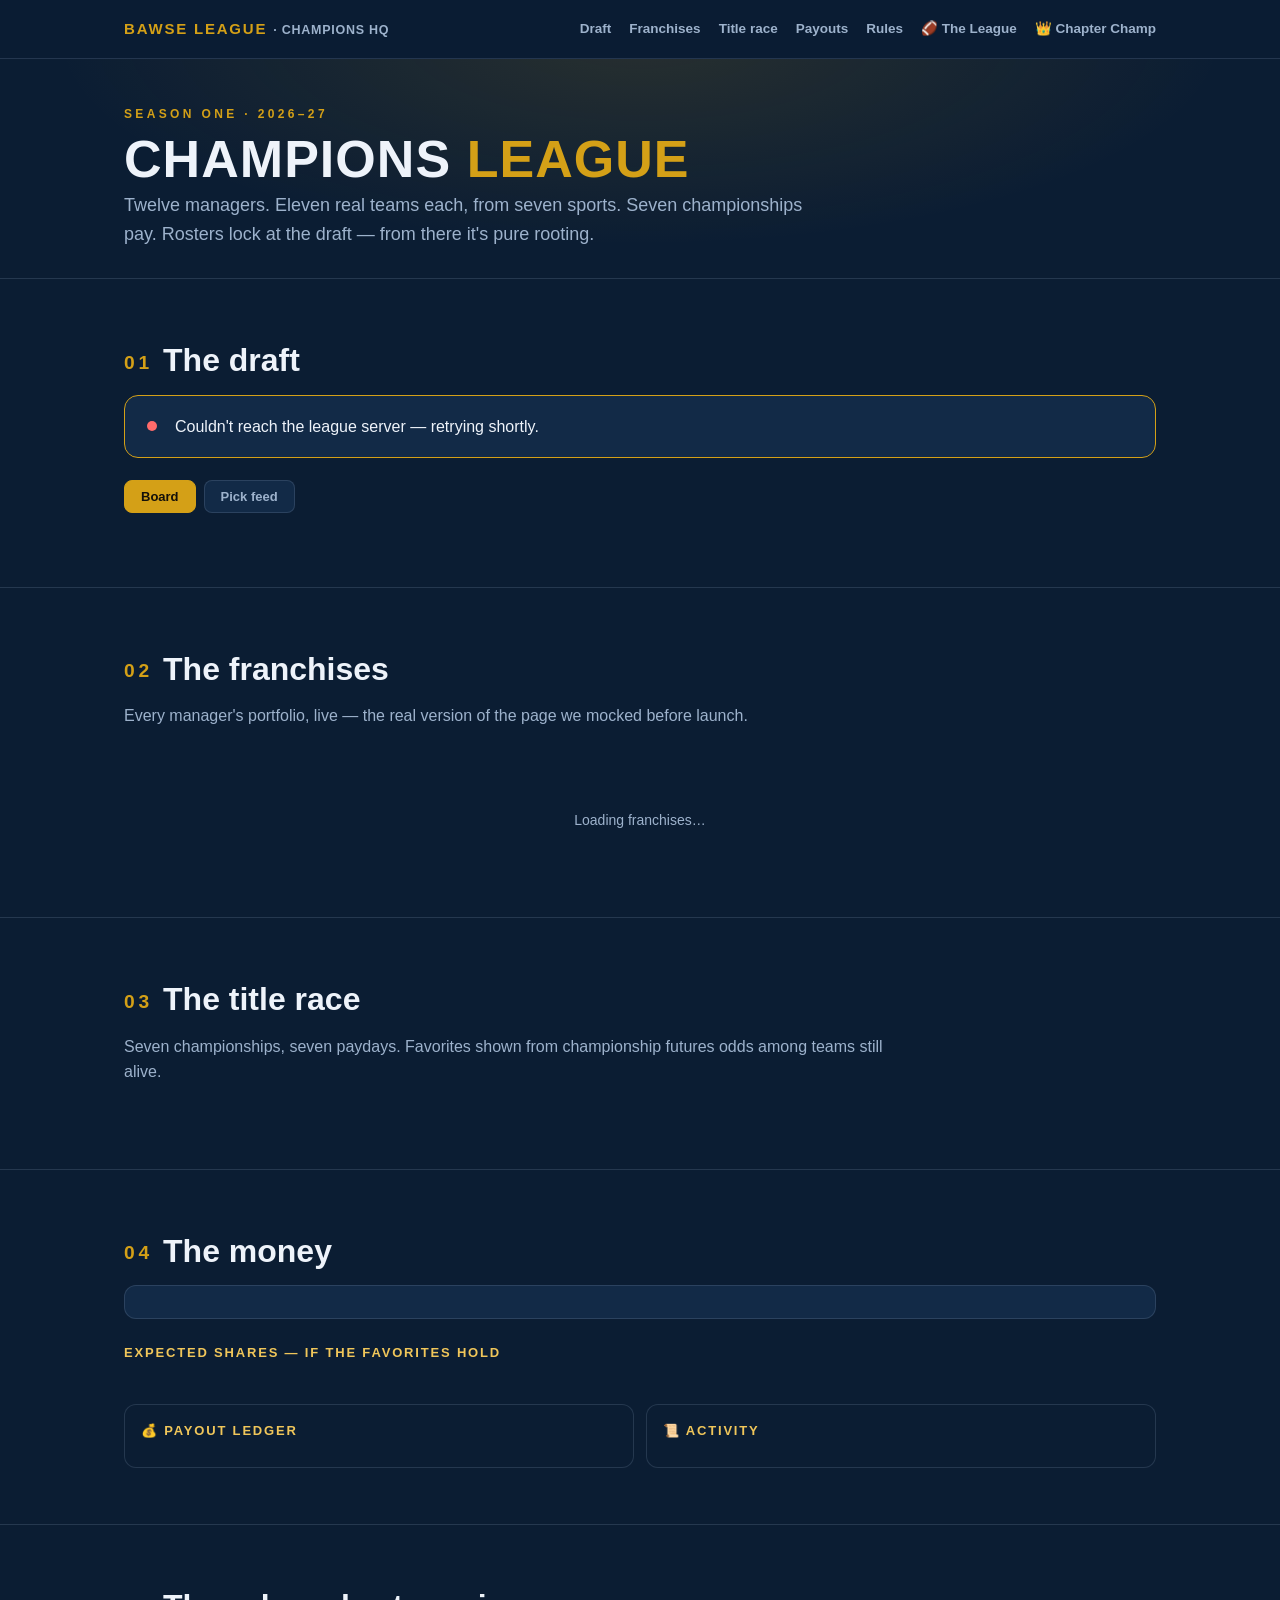
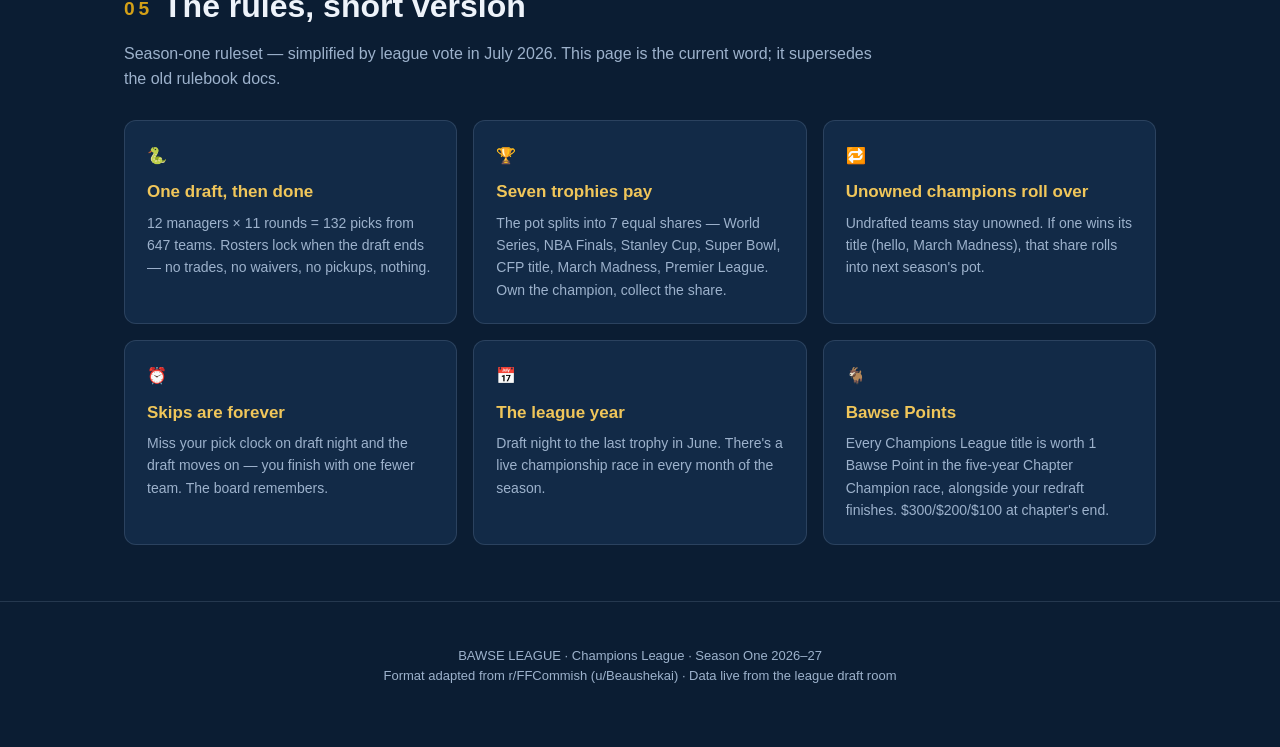
<file: champions/index.html>
<!DOCTYPE html>
<html lang="en">
<head>
<meta charset="UTF-8">
<meta name="viewport" content="width=device-width, initial-scale=1.0">
<title>Champions League — Bawse League</title>
<link rel="stylesheet" href="/assets/style.css">
<style>
  /* page-specific styles: live banner, draft board, feed, race cards, payout bars */
  .livebanner{display:flex;align-items:center;gap:18px;flex-wrap:wrap;background:var(--navy2);
    border:1px solid var(--gold);border-radius:14px;padding:18px 22px;margin-bottom:22px}
  .livedot{width:10px;height:10px;border-radius:50%;background:var(--red);flex-shrink:0;animation:blink 1.4s infinite}
  .livebanner.done .livedot{background:var(--green);animation:none}
  .livebanner.idle .livedot{background:var(--muted);animation:none}
  @keyframes blink{0%,100%{opacity:1}50%{opacity:.25}}
  .livebanner b.big{font-size:19px}
  .livebanner .sep{color:var(--muted)}
  .livebanner .upd{margin-left:auto;font-size:11.5px;color:var(--muted)}
  .board{display:grid;gap:4px;font-size:11.5px}
  .bhead{color:var(--gold-lt);font-weight:800;font-size:11px;letter-spacing:.04em;text-align:center;
    padding:6px 2px;background:var(--navy3);border-radius:6px;overflow:hidden;text-overflow:ellipsis;white-space:nowrap}
  .rlabel{color:var(--muted);font-size:10.5px;display:flex;align-items:center;justify-content:center}
  .bcell{background:var(--navy2);border:1px solid var(--line);border-radius:8px;padding:5px 7px;min-height:50px;line-height:1.25}
  .bcell b{display:block;font-size:11.5px;font-weight:700}
  .bcell small{color:var(--muted);font-size:9.5px}
  .bcell.empty{background:transparent;border-style:dashed;opacity:.45}
  .bcell.skip{opacity:.45;font-style:italic}
  .bcell.onclock{border-color:var(--gold);box-shadow:0 0 0 1px var(--gold);animation:glowp 1.6s infinite}
  @keyframes glowp{0%,100%{box-shadow:0 0 0 1px var(--gold)}50%{box-shadow:0 0 10px 1px var(--gold)}}
  .feed{list-style:none;max-width:760px}
  .feed li{display:flex;align-items:center;gap:12px;padding:9px 4px;border-bottom:1px solid var(--line);font-size:14px}
  .feed .pnum{color:var(--muted);font-size:11.5px;min-width:44px}
  .feed .who{color:var(--muted);font-size:12.5px;margin-left:auto;white-space:nowrap}
  .jump{display:flex;gap:8px;flex-wrap:wrap;margin-bottom:22px}
  .jump a{background:var(--navy2);border:1px solid var(--line);border-radius:20px;padding:6px 14px;
    font-size:12.5px;font-weight:700;color:var(--ink)}
  .jump a:hover{border-color:var(--gold)}
  .race{display:grid;grid-template-columns:repeat(auto-fill,minmax(280px,1fr));gap:14px}
  .race .card h3{display:flex;align-items:center;gap:10px;font-size:16px;margin-bottom:2px}
  .race .card .champline{color:var(--muted);font-size:12px;margin-bottom:12px}
  .race .fav{display:flex;align-items:center;gap:8px;font-size:13px;padding:6px 0;border-bottom:1px solid var(--line)}
  .race .fav:last-child{border-bottom:0}
  .race .fav .odds{color:var(--gold-lt);font-weight:700;font-size:12px;min-width:52px}
  .race .fav .own{color:var(--muted);font-size:11.5px;margin-left:auto}
  .race .crowned{background:rgba(212,160,23,.12);border:1px solid var(--gold);border-radius:10px;
    padding:10px 12px;font-size:13.5px;margin-top:6px}
  .bars{max-width:760px}
  .bar-row{display:flex;align-items:center;gap:12px;padding:7px 0}
  .bar-row .nm{min-width:90px;font-size:13.5px;font-weight:700}
  .bar-row .track{flex:1;background:var(--navy2);border-radius:6px;height:22px;overflow:hidden}
  .bar-row .fill{height:100%;background:linear-gradient(90deg,var(--gold),var(--gold-lt));border-radius:6px;
    min-width:2px;transition:width .6s ease}
  .bar-row.field .fill{background:var(--navy3)}
  .bar-row .val{min-width:88px;text-align:right;font-size:13px;color:var(--gold-lt);font-weight:700}
  .potline{display:flex;gap:24px;flex-wrap:wrap;background:var(--navy2);border:1px solid var(--line);
    border-radius:12px;padding:16px 20px;margin-bottom:24px;font-size:14px}
  .potline b{color:var(--gold)}
  .potline span{color:var(--muted)}
</style>
</head>
<body>

<nav><div class="wrap">
  <a class="logo" href="/">BAWSE LEAGUE <small>· CHAMPIONS HQ</small></a>
  <div class="navlinks">
    <a href="#draft">Draft</a><a href="#franchises">Franchises</a><a href="#titlerace">Title race</a>
    <a href="#payouts">Payouts</a><a href="#rules">Rules</a><a href="/league/">🏈 The League</a><a href="/chapter/">👑 Chapter Champ</a>
  </div>
</div></nav>

<header class="page"><div class="wrap">
  <div class="kicker">Season One · 2026–27</div>
  <h1>CHAMPIONS <span class="gold">LEAGUE</span></h1>
  <div class="tagline">Twelve managers. Eleven real teams each, from seven sports. Seven championships pay.
    Rosters lock at the draft — from there it's pure rooting.</div>
</div></header>

<section id="draft"><div class="wrap">
  <h2><span class="num">01</span>The draft</h2>
  <div id="liveBanner" class="livebanner"><div class="livedot"></div><div class="skeleton">Loading the board…</div></div>
  <div class="tabs">
    <button class="tab on" id="viewBoard">Board</button>
    <button class="tab" id="viewFeed">Pick feed</button>
  </div>
  <div class="scrollbox" id="boardWrap"><div class="board" id="board"></div></div>
  <ul class="feed" id="feed" style="display:none"></ul>
</div></section>

<section id="franchises"><div class="wrap">
  <h2><span class="num">02</span>The franchises</h2>
  <p class="sub">Every manager's portfolio, live — the real version of the page we mocked before launch.</p>
  <div class="jump" id="jump"></div>
  <div id="owners"><div class="skeleton">Loading franchises…</div></div>
</div></section>

<section id="titlerace"><div class="wrap">
  <h2><span class="num">03</span>The title race</h2>
  <p class="sub">Seven championships, seven paydays. Favorites shown from championship futures odds among teams still alive.</p>
  <div class="race" id="race"></div>
</div></section>

<section id="payouts"><div class="wrap">
  <h2><span class="num">04</span>The money</h2>
  <div class="potline" id="potline"></div>
  <h4 style="font-size:13px;letter-spacing:.14em;text-transform:uppercase;color:var(--gold-lt);margin:0 0 6px">Expected shares — if the favorites hold</h4>
  <p class="sub" id="evNote" style="margin-bottom:14px;font-size:13px"></p>
  <div class="bars" id="bars"></div>
  <div style="height:26px"></div>
  <div class="ledger">
    <div class="box"><h4 style="font-size:13px;letter-spacing:.14em;text-transform:uppercase;color:var(--gold-lt);margin:0 0 10px">💰 Payout ledger</h4><ul id="ledgerList"></ul></div>
    <div class="box"><h4 style="font-size:13px;letter-spacing:.14em;text-transform:uppercase;color:var(--gold-lt);margin:0 0 10px">📜 Activity</h4><ul id="activityList"></ul></div>
  </div>
</div></section>

<section id="rules"><div class="wrap">
  <h2><span class="num">05</span>The rules, short version</h2>
  <p class="sub">Season-one ruleset — simplified by league vote in July 2026. This page is the current word; it supersedes the old rulebook docs.</p>
  <div class="cards" style="display:grid;grid-template-columns:repeat(3,1fr);gap:16px">
    <div class="card"><div class="ico">🐍</div><h3 style="margin:10px 0 6px;font-size:17px;color:var(--gold-lt)">One draft, then done</h3><p style="font-size:14px;color:var(--muted)">12 managers × 11 rounds = 132 picks from 647 teams. Rosters lock when the draft ends — no trades, no waivers, no pickups, nothing.</p></div>
    <div class="card"><div class="ico">🏆</div><h3 style="margin:10px 0 6px;font-size:17px;color:var(--gold-lt)">Seven trophies pay</h3><p style="font-size:14px;color:var(--muted)">The pot splits into 7 equal shares — World Series, NBA Finals, Stanley Cup, Super Bowl, CFP title, March Madness, Premier League. Own the champion, collect the share.</p></div>
    <div class="card"><div class="ico">🔁</div><h3 style="margin:10px 0 6px;font-size:17px;color:var(--gold-lt)">Unowned champions roll over</h3><p style="font-size:14px;color:var(--muted)">Undrafted teams stay unowned. If one wins its title (hello, March Madness), that share rolls into next season's pot.</p></div>
    <div class="card"><div class="ico">⏰</div><h3 style="margin:10px 0 6px;font-size:17px;color:var(--gold-lt)">Skips are forever</h3><p style="font-size:14px;color:var(--muted)">Miss your pick clock on draft night and the draft moves on — you finish with one fewer team. The board remembers.</p></div>
    <div class="card"><div class="ico">📅</div><h3 style="margin:10px 0 6px;font-size:17px;color:var(--gold-lt)">The league year</h3><p style="font-size:14px;color:var(--muted)">Draft night to the last trophy in June. There's a live championship race in every month of the season.</p></div>
    <div class="card"><div class="ico">🐐</div><h3 style="margin:10px 0 6px;font-size:17px;color:var(--gold-lt)">Bawse Points</h3><p style="font-size:14px;color:var(--muted)">Every Champions League title is worth 1 Bawse Point in the five-year Chapter Champion race, alongside your redraft finishes. $300/$200/$100 at chapter's end.</p></div>
  </div>
</div></section>

<footer><div class="wrap">
  BAWSE LEAGUE · Champions League · Season One 2026–27<br>
  Format adapted from r/FFCommish (u/Beaushekai) · Data live from the league draft room
</div></footer>

<script src="/assets/api.js"></script>
<script>
const ROUNDS = 11;
let DATA = null, pollTimer = null;

const avInit = name => name.trim().split(/\s+/).slice(0, 2).map(w => w[0]).join("").toUpperCase();
const el = id => document.getElementById(id);

function derive(d) {
  const managers = [...d.managers].sort((a, b) => a.draft_slot - b.draft_slot);
  const teamById = Object.fromEntries(d.teams.map(t => [t.id, t]));
  const picksByManager = {};
  managers.forEach(m => picksByManager[m.id] = []);
  d.picks.forEach(p => picksByManager[p.manager_id]?.push(p));
  const total = managers.length * ROUNDS;
  const n = managers.length;
  let onClock = null;
  if (d.draft_status === "live" && d.picks.length < total) {
    const round = Math.floor(d.picks.length / n) + 1;
    const idx = d.picks.length % n;
    onClock = {round, manager: managers[round % 2 ? idx : n - 1 - idx], pick: d.picks.length + 1};
  }
  const decided = new Set(d.titles.map(t => t.league));
  const titlesByManager = {};
  d.titles.forEach(t => { if (t.manager_id) titlesByManager[t.manager_id] = (titlesByManager[t.manager_id] || 0) + 1; });
  return {managers, teamById, picksByManager, total, onClock, decided, titlesByManager};
}

/* ---------- live banner ---------- */
function renderBanner(d, c) {
  const b = el("liveBanner");
  const last = d.picks[d.picks.length - 1];
  const lastLine = last ? `Last: <b>${escapeHTML(last.team_name)}</b> — ${escapeHTML(last.display_name)}` : "";
  let cls = "livebanner", html = "";
  if (d.draft_status === "live" && c.onClock) {
    html = `<div><b class="big">🔴 LIVE — Pick ${c.onClock.pick} of ${c.total} · Round ${c.onClock.round}</b><br>
      <b style="color:var(--gold-lt)">${escapeHTML(c.onClock.manager.display_name)}</b> is on the clock.
      <span class="sep">·</span> ${lastLine}</div>`;
  } else if (d.picks.length >= c.total) {
    cls += " done";
    html = `<div><b class="big">✅ Draft complete — ${c.total} picks in the books.</b><br>${lastLine}</div>`;
  } else if (d.draft_status === "paused") {
    cls += " idle";
    html = `<div><b class="big">⏸ Draft paused at pick ${d.picks.length + 1} of ${c.total}.</b><br>${lastLine}</div>`;
  } else {
    cls += " idle";
    html = `<div><b class="big">Draft night is coming.</b><br>The board fills in live, pick by pick, right here.</div>`;
  }
  b.className = cls;
  b.innerHTML = `<div class="livedot"></div>${html}<div class="upd">updated ${new Date().toLocaleTimeString()}</div>`;
}

/* ---------- draft board + feed ---------- */
function renderBoard(d, c) {
  const board = el("board");
  const n = c.managers.length;
  board.style.gridTemplateColumns = `44px repeat(${n}, minmax(88px, 1fr))`;
  el("boardWrap").style.minWidth = "0";
  const cells = [`<div></div>`];
  c.managers.forEach(m => cells.push(`<div class="bhead" title="${escapeHTML(m.display_name)}">${escapeHTML(m.display_name)}</div>`));
  const byRoundManager = {};
  d.picks.forEach(p => byRoundManager[p.round_number + ":" + p.manager_id] = p);
  for (let r = 1; r <= ROUNDS; r++) {
    cells.push(`<div class="rlabel">R${r}</div>`);
    c.managers.forEach(m => {
      const p = byRoundManager[r + ":" + m.id];
      if (!p) {
        const onclock = c.onClock && c.onClock.round === r && c.onClock.manager.id === m.id;
        cells.push(`<div class="bcell empty${onclock ? " onclock" : ""}">${onclock ? "<b>⏱ on the clock</b>" : ""}</div>`);
      } else if (!p.team_id) {
        cells.push(`<div class="bcell skip"><b>Skipped</b><small>#${p.overall_pick}</small></div>`);
      } else {
        const color = `var(${LEAGUE_CSS[p.league] || "--gold"})`;
        cells.push(`<div class="bcell" style="border-left:3px solid ${color}">
          <b>${escapeHTML(p.team_name)}</b><small>${p.league} · #${p.overall_pick}</small></div>`);
      }
    });
  }
  board.innerHTML = cells.join("");
}

function renderFeed(d) {
  const rowsHtml = [...d.picks].reverse().map(p => {
    if (!p.team_id) return `<li><span class="pnum">#${p.overall_pick}</span><span class="tag" style="background:var(--navy3);color:var(--muted)">SKIP</span>
      <span style="color:var(--muted);font-style:italic">Pick skipped</span><span class="who">${escapeHTML(p.display_name)} · ${timeAgo(p.made_at)}</span></li>`;
    return `<li><span class="pnum">#${p.overall_pick}</span><span class="tag ${p.league}">${p.league}</span>
      <b>${escapeHTML(p.team_name)}</b><span class="who">${escapeHTML(p.display_name)} · ${timeAgo(p.made_at)}</span></li>`;
  });
  el("feed").innerHTML = rowsHtml.join("") || `<div class="empty">No picks yet.</div>`;
}

/* ---------- franchises ---------- */
function renderOwners(d, c) {
  el("jump").innerHTML = c.managers.map(m =>
    `<a href="#owner-${m.id}">${escapeHTML(m.display_name)}</a>`).join("");
  const shareValue = d.pot.share_value;
  el("owners").innerHTML = c.managers.map(m => {
    const picks = c.picksByManager[m.id];
    const teams = picks.filter(p => p.team_id).map(p => ({pick: p, team: c.teamById[p.team_id]}));
    const alive = teams.filter(t => t.team.status === "alive").length;
    const titles = c.titlesByManager[m.id] || 0;
    const collected = shareValue ? fmtMoney(titles * shareValue) : titles + (titles === 1 ? " share" : " shares");
    const cards = picks.map(p => {
      if (!p.team_id) return `<div class="tcard out"><div class="tlogo"><div class="mono" style="background:var(--navy3);color:var(--muted)">—</div></div>
        <div class="tinfo"><b>Skipped</b><small>Round ${p.round_number} · the board remembers</small></div>
        <span class="status st-out">FORFEIT</span></div>`;
      const t = c.teamById[p.team_id];
      const st = t.status === "champion" ? ["champ", "st-champ", "CHAMPION 🏆"]
               : t.status === "eliminated" ? ["out", "st-out", "OUT"] : ["", "st-alive", "ALIVE"];
      return `<div class="tcard ${st[0]}"><div class="tlogo">${logoHTML(t.id, t.name, t.league)}</div>
        <div class="tinfo"><b>${escapeHTML(t.name)}</b><small>${t.league} · R${p.round_number} #${p.overall_pick} · ${fmtOdds(t.odds)}</small></div>
        <span class="status ${st[1]}">${st[2]}</span></div>`;
    }).join("");
    return `<div class="owner-shell" id="owner-${m.id}">
      <div class="owner-head">
        <div class="avatar">${escapeHTML(avInit(m.display_name))}</div>
        <div class="owner-id"><h3>${escapeHTML(m.display_name)}</h3>
          <p>Draft slot #${m.draft_slot}${m.is_commissioner ? " · Commissioner" : ""} · Season One</p></div>
        <div class="owner-stats">
          <div class="ostat"><b>${picks.length}/${ROUNDS}</b><span>Picks</span></div>
          <div class="ostat"><b>${titles}</b><span>Titles</span></div>
          <div class="ostat"><b>${collected}</b><span>Collected</span></div>
          <div class="ostat"><b>${alive}</b><span>Still alive</span></div>
        </div>
      </div>
      <div class="owner-body"><h4>Roster</h4>
        <div class="team-grid">${cards || `<div class="empty">No picks yet — the draft will fill this in.</div>`}</div>
      </div></div>`;
  }).join("");
}

/* ---------- title race ---------- */
function renderRace(d, c) {
  el("race").innerHTML = LEAGUE_ORDER.map(lg => {
    const teams = d.teams.filter(t => t.league === lg);
    const owned = teams.filter(t => t.manager_id);
    const alive = teams.filter(t => t.status !== "eliminated");
    const title = d.titles.find(t => t.league === lg);
    let body;
    if (title) {
      body = `<div class="crowned">🏆 <b>${escapeHTML(title.team_name)}</b> — ${
        title.manager_name ? escapeHTML(title.manager_name) + " collects the share" : "undrafted; share rolls over"}</div>`;
    } else {
      const favs = alive.filter(t => typeof t.odds === "number" && t.status !== "champion")
        .sort((a, b) => impliedProb(b.odds) - impliedProb(a.odds)).slice(0, 3);
      body = favs.map(t => {
        const owner = t.manager_id ? c.managers.find(m => m.id === t.manager_id) : null;
        return `<div class="fav"><span class="odds">${fmtOdds(t.odds)}</span><b>${escapeHTML(t.name)}</b>
          <span class="own">${owner ? escapeHTML(owner.display_name) : "undrafted"}</span></div>`;
      }).join("") || `<div class="empty">No odds available.</div>`;
    }
    return `<div class="card"><h3><span class="tag ${lg}">${lg}</span> ${CHAMP[lg]}</h3>
      <div class="champline">${alive.length} of ${teams.length} teams alive · ${owned.length} owned</div>${body}</div>`;
  }).join("");
}

/* ---------- money ---------- */
function renderMoney(d, c) {
  const pot = d.pot;
  const potHtml = pot.share_value
    ? `<div>Season pot <b>${fmtMoney(pot.season_pot)}</b> <span>— funded from the league pot, no entry fees</span></div>
       <div>Each championship pays <b>${fmtMoney(pot.share_value)}</b></div>
       <div><span>All five chapter seasons are already funded.</span></div>`
    : `<div>Seven equal shares of the pot — one per championship.</div>`;
  el("potline").innerHTML = potHtml;

  // Expected shares: within each undecided league, normalize implied title odds
  // across ALIVE teams only; a manager's expected shares = sum of their teams'
  // normalized chances. The undrafted field shows what might roll over.
  const ev = {}, field = {ev: 0};
  c.managers.forEach(m => ev[m.id] = 0);
  LEAGUE_ORDER.filter(lg => !c.decided.has(lg)).forEach(lg => {
    const alive = d.teams.filter(t => t.league === lg && t.status === "alive" && typeof t.odds === "number");
    const totalProb = alive.reduce((s, t) => s + impliedProb(t.odds), 0);
    if (!totalProb) return;
    alive.forEach(t => {
      const share = impliedProb(t.odds) / totalProb;
      if (t.manager_id) ev[t.manager_id] += share; else field.ev += share;
    });
  });
  const rowsData = c.managers.map(m => ({name: m.display_name, ev: ev[m.id], banked: c.titlesByManager[m.id] || 0}))
    .map(r => ({...r, total: r.ev + r.banked}))
    .sort((a, b) => b.total - a.total);
  const max = Math.max(...rowsData.map(r => r.total), field.ev, 0.001);
  const fmt = v => d.pot.share_value ? fmtMoney(v * d.pot.share_value) : v.toFixed(2) + " sh";
  el("bars").innerHTML = rowsData.map(r =>
    `<div class="bar-row"><span class="nm">${escapeHTML(r.name)}</span>
      <div class="track"><div class="fill" style="width:${(r.total / max * 100).toFixed(1)}%"></div></div>
      <span class="val">${fmt(r.total)}${r.banked ? " 🏆" : ""}</span></div>`).join("")
    + `<div class="bar-row field"><span class="nm" style="color:var(--muted)">The field</span>
      <div class="track"><div class="fill" style="width:${(field.ev / max * 100).toFixed(1)}%"></div></div>
      <span class="val" style="color:var(--muted)">${fmt(field.ev)}</span></div>`;
  el("evNote").textContent = (d.odds.source ? "Source: " + d.odds.source + ". " : "Odds: July 2026 futures snapshot. ")
    + "Undrafted teams' chances accrue to \"the field\" — those shares would roll into next season's pot."
    + (d.draft_status === "live" ? " Numbers shift live while the draft runs." : "");

  el("ledgerList").innerHTML = (d.titles.length ? d.titles.map(t =>
    `<li><span>🏆 ${escapeHTML(t.championship)} — ${escapeHTML(t.team_name)}</span>
     <span class="${t.manager_name ? "amt" : "muted"}">${t.manager_name
       ? escapeHTML(t.manager_name) + (d.pot.share_value ? " +" + fmtMoney(d.pot.share_value) : " +1 share")
       : "rolls over"}</span></li>`).join("") : "")
    + `<li><span class="muted">${7 - d.titles.length} championship${7 - d.titles.length === 1 ? "" : "s"} still in play</span><span class="muted">pending</span></li>`;

  el("activityList").innerHTML = d.events.length ? [...d.events].reverse().slice(0, 12).map(e =>
    `<li><span>${e.status === "champion" ? "🏆" : "☠️"} ${escapeHTML(e.name)} (${e.league}) ${e.status}</span>
     <span class="muted">${timeAgo(e.changed_at)}</span></li>`).join("")
    : `<li><span class="muted">Nothing yet — eliminations and titles land here as the seasons play out.</span></li>`;
}

/* ---------- orchestration ---------- */
function renderAll() {
  const d = DATA, c = derive(d);
  renderBanner(d, c);
  renderBoard(d, c);
  renderFeed(d);
  renderOwners(d, c);
  renderRace(d, c);
  renderMoney(d, c);
}

async function refresh() {
  try {
    DATA = await apiGet("/api/public/champions", {bust: true});
    renderAll();
  } catch (err) {
    console.error(err);
    if (!DATA) el("liveBanner").innerHTML = `<div class="livedot"></div>
      <div>Couldn't reach the league server — retrying shortly.</div>`;
  }
  schedule();
}

function schedule() {
  clearTimeout(pollTimer);
  const live = DATA && DATA.draft_status === "live";
  pollTimer = setTimeout(refresh, live ? 20000 : 300000);
}

document.addEventListener("visibilitychange", () => { if (!document.hidden) refresh(); });

el("viewBoard").onclick = () => { el("viewBoard").classList.add("on"); el("viewFeed").classList.remove("on");
  el("boardWrap").style.display = "block"; el("feed").style.display = "none"; };
el("viewFeed").onclick = () => { el("viewFeed").classList.add("on"); el("viewBoard").classList.remove("on");
  el("boardWrap").style.display = "none"; el("feed").style.display = "block"; };
if (window.innerWidth < 700) el("viewFeed").onclick();

loadLogos().then(refresh);
</script>
</body>
</html>
</file>
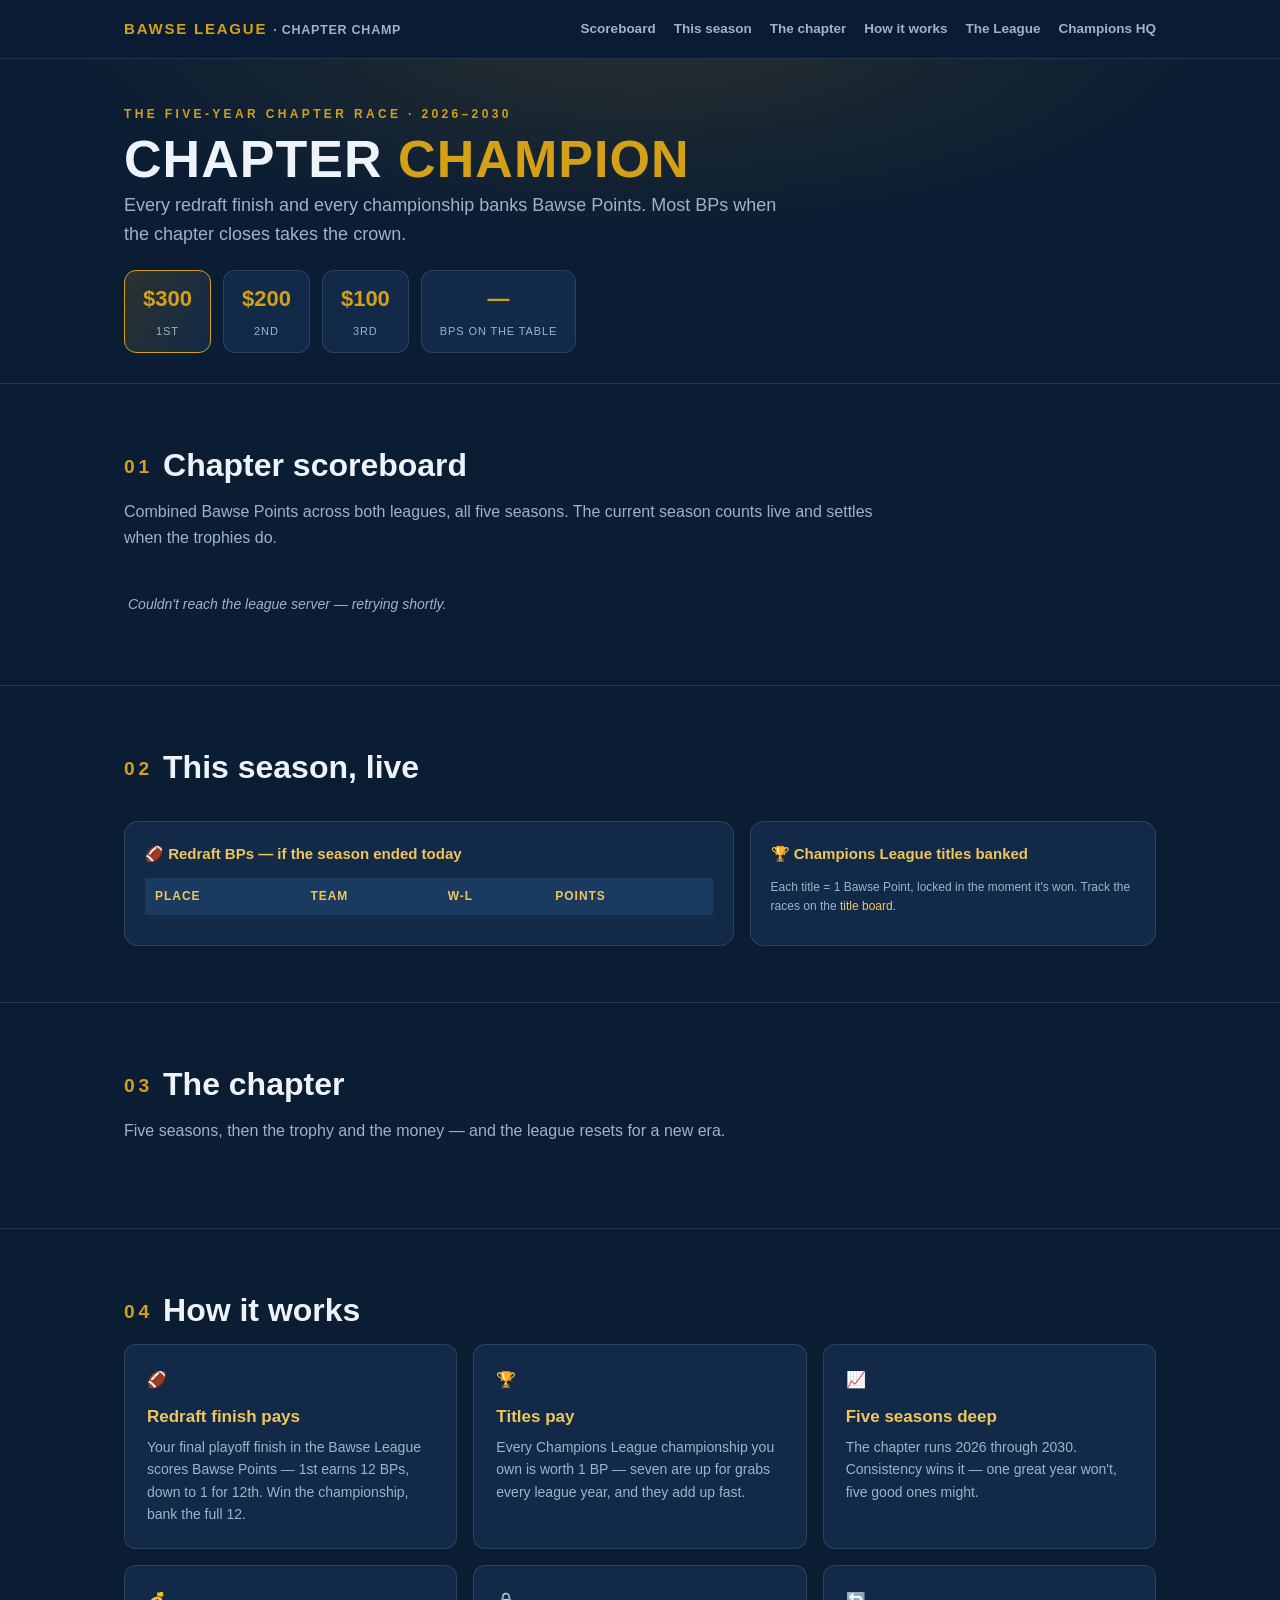
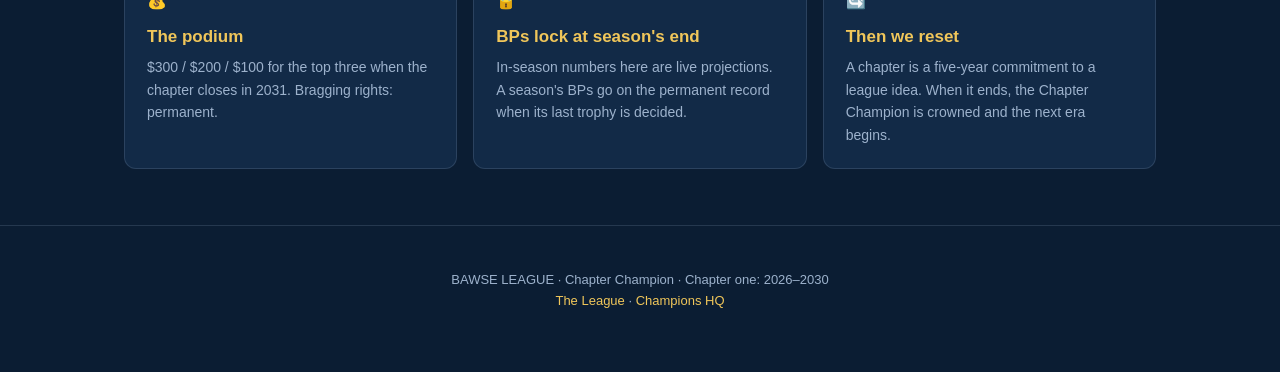
<file: chapter/index.html>
<!DOCTYPE html>
<html lang="en">
<head>
<meta charset="UTF-8">
<meta name="viewport" content="width=device-width, initial-scale=1.0">
<title>Chapter Champion — Bawse League</title>
<link rel="stylesheet" href="/assets/style.css">
<style>
  /* page-specific: podium, chapter table, season timeline */
  .payline{display:flex;gap:12px;flex-wrap:wrap;margin-top:22px}
  .paychip{background:var(--navy2);border:1px solid var(--line);border-radius:12px;padding:10px 18px;text-align:center}
  .paychip b{display:block;font-size:22px;color:var(--gold);font-weight:900}
  .paychip span{font-size:11px;color:var(--muted);letter-spacing:.08em;text-transform:uppercase}
  .paychip.first{border-color:var(--gold);background:linear-gradient(120deg, rgba(212,160,23,.16), var(--navy2))}
  .podium{display:grid;grid-template-columns:repeat(3,1fr);gap:14px;margin-bottom:24px}
  @media(max-width:700px){.podium{grid-template-columns:1fr}}
  .pod{background:var(--navy2);border:1px solid var(--line);border-radius:14px;padding:18px;text-align:center;position:relative}
  .pod .medal{font-size:26px}
  .pod b{display:block;font-size:19px;margin:6px 0 2px}
  .pod .pts{color:var(--gold);font-weight:900;font-size:24px}
  .pod small{color:var(--muted)}
  .pod.p1{border-color:var(--gold);box-shadow:0 0 0 1px var(--gold), 0 8px 24px rgba(212,160,23,.15)}
  .goattable td.live{color:var(--gold-lt)}
  .goattable .total{font-weight:900;color:var(--gold);font-size:15px}
  .halves{display:grid;grid-template-columns:1.2fr .8fr;gap:16px}
  @media(max-width:820px){.halves{grid-template-columns:1fr}}
  .halves .box{background:var(--navy2);border:1px solid var(--line);border-radius:14px;padding:20px}
  .halves h3{font-size:15px;color:var(--gold-lt);margin-bottom:12px}
  .halves .note{font-size:12px;color:var(--muted);margin-top:10px}
  .tl{list-style:none;position:relative;padding-left:26px}
  .tl:before{content:"";position:absolute;left:7px;top:6px;bottom:6px;width:2px;background:var(--navy3)}
  .tl li{position:relative;padding:0 0 24px 14px}
  .tl li:before{content:"";position:absolute;left:-25px;top:7px;width:12px;height:12px;border-radius:50%;
    background:var(--navy3);border:3px solid var(--navy)}
  .tl li.on:before{background:var(--gold)}
  .tl b{color:var(--gold-lt);display:block;font-size:14px;letter-spacing:.05em;text-transform:uppercase}
  .tl p{color:var(--muted);font-size:14.5px}
  .tl .win{color:var(--ink)}
</style>
</head>
<body>

<nav><div class="wrap">
  <a class="logo" href="/">BAWSE LEAGUE <small>· CHAPTER CHAMP</small></a>
  <div class="navlinks">
    <a href="#scoreboard">Scoreboard</a><a href="#season">This season</a><a href="#chapter">The chapter</a>
    <a href="#how">How it works</a><a href="/league/">The League</a><a href="/champions/">Champions HQ</a>
  </div>
</div></nav>

<header class="page"><div class="wrap">
  <div class="kicker">The five-year chapter race · 2026–2030</div>
  <h1>CHAPTER <span class="gold">CHAMPION</span></h1>
  <div class="tagline">Every redraft finish and every championship banks Bawse Points. Most BPs when the chapter closes takes the crown.</div>
  <div class="payline">
    <div class="paychip first"><b>$300</b><span>1st</span></div>
    <div class="paychip"><b>$200</b><span>2nd</span></div>
    <div class="paychip"><b>$100</b><span>3rd</span></div>
    <div class="paychip"><b id="maxPts">—</b><span>BPs on the table</span></div>
  </div>
</div></header>

<section id="scoreboard"><div class="wrap">
  <h2><span class="num">01</span>Chapter scoreboard</h2>
  <p class="sub">Combined Bawse Points across both leagues, all five seasons. The current season counts live and settles when the trophies do.</p>
  <div id="scoreboardBody"><div class="skeleton">Loading…</div></div>
</div></section>

<section id="season"><div class="wrap">
  <h2><span class="num">02</span>This season, live</h2>
  <p class="sub" id="seasonSub"></p>
  <div class="halves">
    <div class="box">
      <h3>🏈 Redraft BPs — if the season ended today</h3>
      <div class="scrollbox"><table>
        <thead><tr><th>Place</th><th>Team</th><th>W-L</th><th>Points</th></tr></thead>
        <tbody id="redraftBody"></tbody>
      </table></div>
      <div class="note" id="redraftNote"></div>
    </div>
    <div class="box">
      <h3>🏆 Champions League titles banked</h3>
      <ul id="titlesList" style="list-style:none"></ul>
      <div class="note">Each title = 1 Bawse Point, locked in the moment it's won.
        Track the races on the <a href="/champions/#titlerace">title board</a>.</div>
    </div>
  </div>
</div></section>

<section id="chapter"><div class="wrap">
  <h2><span class="num">03</span>The chapter</h2>
  <p class="sub">Five seasons, then the trophy and the money — and the league resets for a new era.</p>
  <ul class="tl" id="timeline"></ul>
</div></section>

<section id="how"><div class="wrap">
  <h2><span class="num">04</span>How it works</h2>
  <div class="cards" style="display:grid;grid-template-columns:repeat(3,1fr);gap:16px">
    <div class="card"><div class="ico">🏈</div><h3 style="margin:10px 0 6px;font-size:17px;color:var(--gold-lt)">Redraft finish pays</h3><p style="font-size:14px;color:var(--muted)">Your final playoff finish in the Bawse League scores Bawse Points — 1st earns 12 BPs, down to 1 for 12th. Win the championship, bank the full 12.</p></div>
    <div class="card"><div class="ico">🏆</div><h3 style="margin:10px 0 6px;font-size:17px;color:var(--gold-lt)">Titles pay</h3><p style="font-size:14px;color:var(--muted)">Every Champions League championship you own is worth 1 BP — seven are up for grabs every league year, and they add up fast.</p></div>
    <div class="card"><div class="ico">📈</div><h3 style="margin:10px 0 6px;font-size:17px;color:var(--gold-lt)">Five seasons deep</h3><p style="font-size:14px;color:var(--muted)">The chapter runs 2026 through 2030. Consistency wins it — one great year won't, five good ones might.</p></div>
    <div class="card"><div class="ico">💰</div><h3 style="margin:10px 0 6px;font-size:17px;color:var(--gold-lt)">The podium</h3><p style="font-size:14px;color:var(--muted)">$300 / $200 / $100 for the top three when the chapter closes in 2031. Bragging rights: permanent.</p></div>
    <div class="card"><div class="ico">🔒</div><h3 style="margin:10px 0 6px;font-size:17px;color:var(--gold-lt)">BPs lock at season's end</h3><p style="font-size:14px;color:var(--muted)">In-season numbers here are live projections. A season's BPs go on the permanent record when its last trophy is decided.</p></div>
    <div class="card"><div class="ico">🔄</div><h3 style="margin:10px 0 6px;font-size:17px;color:var(--gold-lt)">Then we reset</h3><p style="font-size:14px;color:var(--muted)">A chapter is a five-year commitment to a league idea. When it ends, the Chapter Champion is crowned and the next era begins.</p></div>
  </div>
</div></section>

<footer><div class="wrap">
  BAWSE LEAGUE · Chapter Champion · Chapter one: 2026–2030<br>
  <a href="/league/">The League</a> · <a href="/champions/">Champions HQ</a>
</div></footer>

<script src="/assets/api.js"></script>
<script>
const el = id => document.getElementById(id);

function renderScoreboard(g) {
  const target = el("scoreboardBody");
  const seasonsSpan = Array.from({length: g.chapter.length}, (_, i) => g.chapter.start_season + i);
  const finalized = Object.fromEntries((g.seasons || []).filter(s => s.season).map(s => [s.season, s]));
  const pointsFor = (season, name) => {
    const s = finalized[season];
    if (!s) return null;
    const rd = (s.redraft || []).find(r => r.name === name);
    const cl = (s.cl_titles || []).find(r => r.name === name);
    return (rd ? rd.points : 0) + (cl ? cl.titles : 0);
  };
  // Until the manager↔Sleeper-team mapping exists there's no combined table —
  // hide the whole section rather than explain plumbing to the league.
  if (!g.current.combined) {
    el("scoreboard").style.display = "none";
    return;
  }
  el("scoreboard").style.display = "block";
  const currentSeason = Number(g.current.season) || g.chapter.start_season;
  const rows = g.current.combined.map(r => {
    const perSeason = seasonsSpan.map(season => {
      if (season === currentSeason) return {live: true, pts: r.total};
      const pts = pointsFor(season, r.name);
      return {live: false, pts};
    });
    const total = perSeason.reduce((a, c) => a + (c.pts || 0), 0);
    return {...r, perSeason, chapterTotal: total};
  }).sort((a, b) => b.chapterTotal - a.chapterTotal);
  const podium = rows.slice(0, 3).map((r, i) => `<div class="pod ${i === 0 ? "p1" : ""}">
    <div class="medal">${["🥇", "🥈", "🥉"][i]}</div><b>${escapeHTML(r.name)}</b>
    <div class="pts">${r.chapterTotal} BPs</div><small>would collect ${["$300", "$200", "$100"][i]} today</small></div>`).join("");
  target.innerHTML = `<div class="podium">${podium}</div>
    <div class="scrollbox"><table class="goattable"><thead><tr><th>#</th><th>Manager</th>
      ${seasonsSpan.map(s => `<th>${s}${s === currentSeason ? " ⚡" : ""}</th>`).join("")}<th>Total</th></tr></thead>
    <tbody>${rows.map((r, i) => `<tr><td style="color:var(--muted)">${i + 1}</td><td><b>${escapeHTML(r.name)}</b></td>
      ${r.perSeason.map(c => `<td class="${c.live ? "live" : ""}">${c.pts == null ? "—" : c.pts}</td>`).join("")}
      <td class="total">${r.chapterTotal}</td></tr>`).join("")}</tbody></table></div>
    <p class="sub" style="margin-top:10px;font-size:12.5px">⚡ = live projection (redraft BPs from current
      standings + titles banked so far). Past seasons are final.</p>`;
}

function renderSeason(g) {
  const cur = g.current;
  el("seasonSub").textContent = `Season ${cur.season || g.chapter.start_season} — ${cur.redraft_basis === "regular_season_provisional"
    ? "redraft BPs shown from current standings; final playoff finish decides the real number."
    : "final placements."}`;
  el("redraftBody").innerHTML = (cur.redraft || []).map(r =>
    `<tr><td style="color:var(--muted)">${r.place}</td><td><b>${escapeHTML(r.name)}</b></td>
     <td>${r.wins}-${r.losses}</td><td style="color:var(--gold-lt);font-weight:800">${r.points}</td></tr>`).join("")
    || `<tr><td colspan="4" class="empty">Standings appear when the Sleeper season starts.</td></tr>`;
  const allZero = (cur.redraft || []).length && cur.redraft.every(r => !r.wins && !r.losses);
  el("redraftNote").textContent = allZero
    ? "Everyone is 0-0 in the offseason — the order above is Sleeper's default until games are played." : "";
  el("titlesList").innerHTML = (cur.cl_titles || []).map(t =>
    `<li style="padding:6px 0;border-bottom:1px solid var(--line);display:flex;justify-content:space-between">
      <b>${escapeHTML(t.name)}</b><span style="color:var(--gold);font-weight:800">${t.titles} 🏆</span></li>`).join("")
    || `<li class="empty">No titles decided yet — seven are up for grabs between now and June.</li>`;
}

function renderTimeline(g) {
  const currentSeason = Number(g.current.season) || g.chapter.start_season;
  const finalized = Object.fromEntries((g.seasons || []).filter(s => s.season).map(s => [s.season, s]));
  el("timeline").innerHTML = Array.from({length: g.chapter.length}, (_, i) => {
    const season = g.chapter.start_season + i;
    const s = finalized[season];
    let body;
    if (s) {
      const bestRd = (s.redraft || []).find(r => r.place === 1);
      const cl = (s.cl_titles || []).map(t => `${escapeHTML(t.name)} ×${t.titles}`).join(", ");
      body = `<span class="win">🏈 ${bestRd ? escapeHTML(bestRd.name) + " won the league" : "—"}${cl ? ` · 🏆 ${cl}` : ""}</span>`;
    } else if (season === currentSeason) {
      body = "In progress — Champions League drafted, NFL season kicks off in September.";
    } else if (season === g.chapter.start_season + g.chapter.length - 1) {
      body = "The final season. The Chapter Champion is crowned when its last trophy lands.";
    } else {
      body = "Upcoming.";
    }
    return `<li class="${season <= currentSeason ? "on" : ""}"><b>Season ${i + 1} · ${season}${season === currentSeason ? " (live)" : ""}</b><p>${body}</p></li>`;
  }).join("");
}

async function refresh() {
  try {
    const g = await apiGet("/api/public/goat", {bust: true});
    const n = (g.current.redraft || []).length || 12;
    el("maxPts").textContent = g.chapter.length * n + 7 * g.chapter.length;
    renderScoreboard(g);
    renderSeason(g);
    renderTimeline(g);
    // keep visible section numbers contiguous while the scoreboard is hidden
    [...document.querySelectorAll("section")]
      .filter(s => getComputedStyle(s).display !== "none")
      .forEach((s, i) => { const n = s.querySelector("h2 .num");
                           if (n) n.textContent = String(i + 1).padStart(2, "0"); });
  } catch (e) {
    console.error(e);
    el("scoreboardBody").innerHTML = `<div class="empty">Couldn't reach the league server — retrying shortly.</div>`;
  }
  setTimeout(refresh, 300000);
}
refresh();
</script>
</body>
</html>
</file>
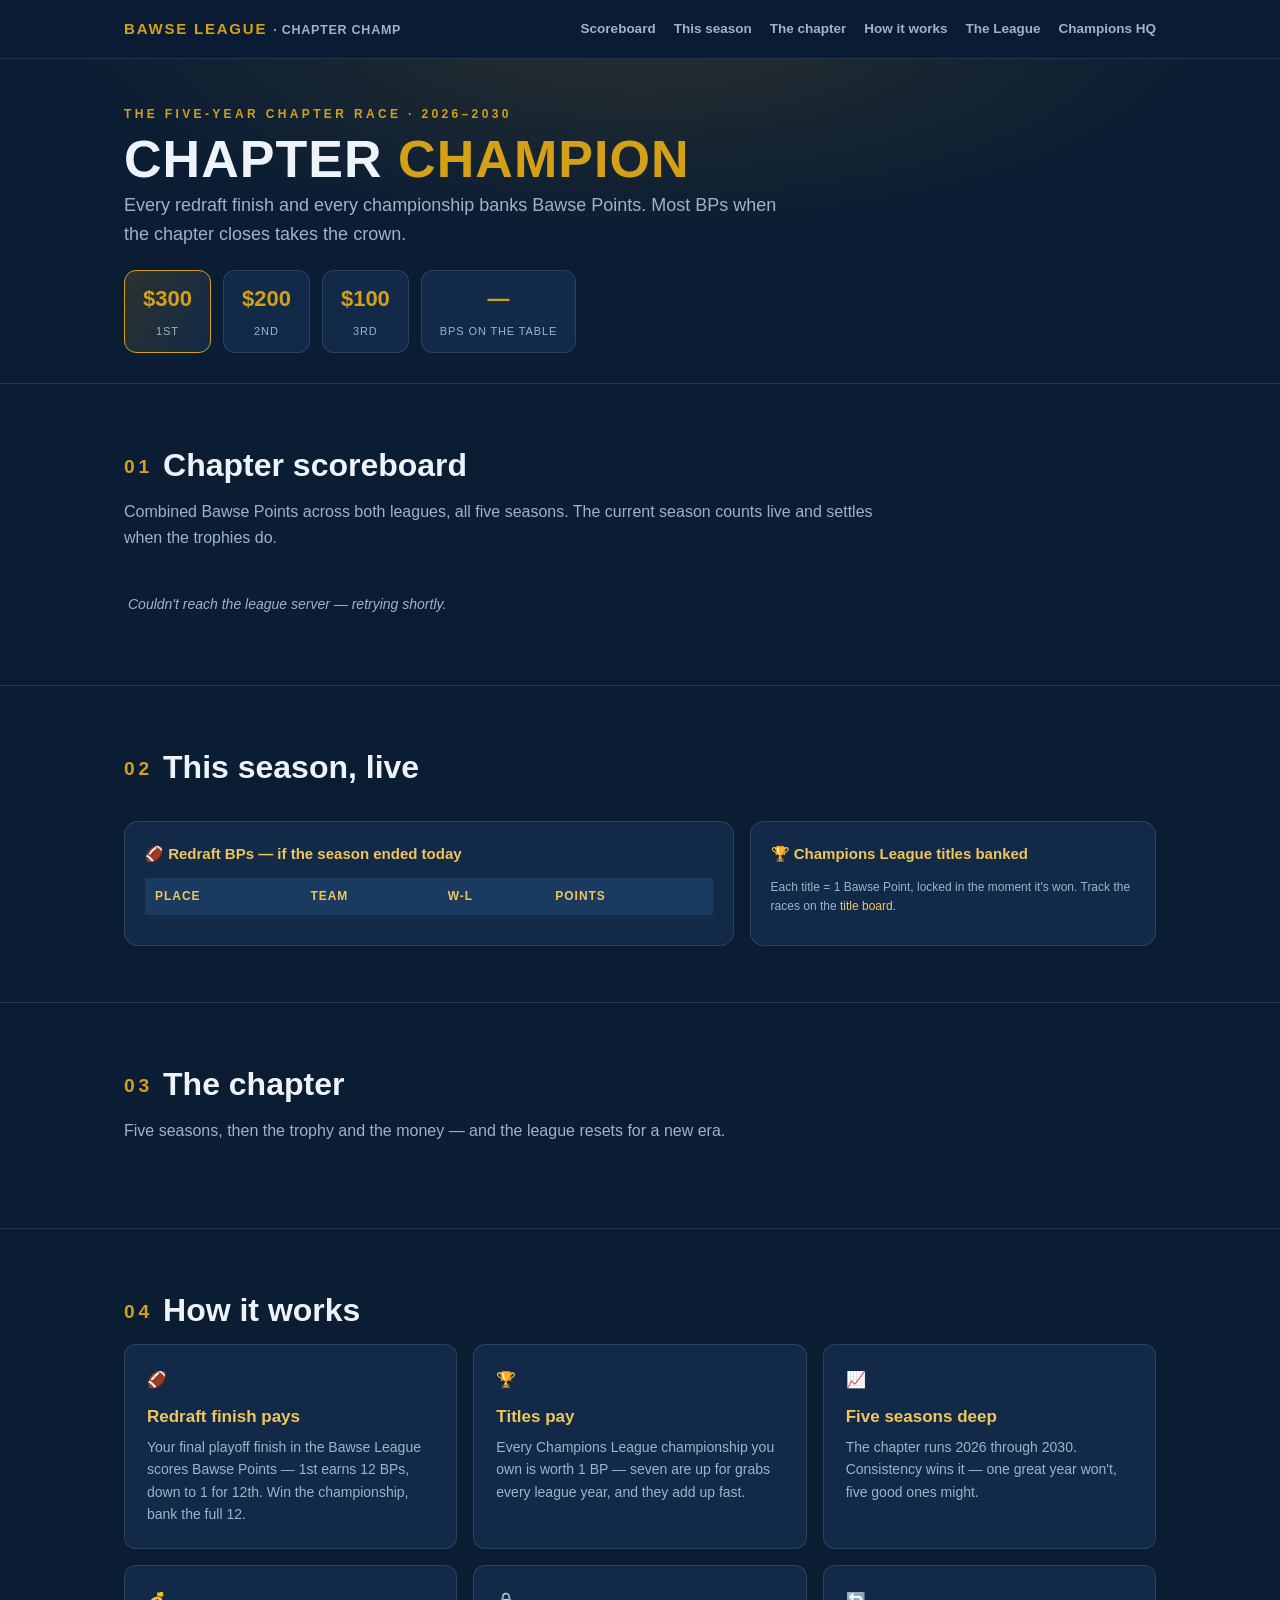
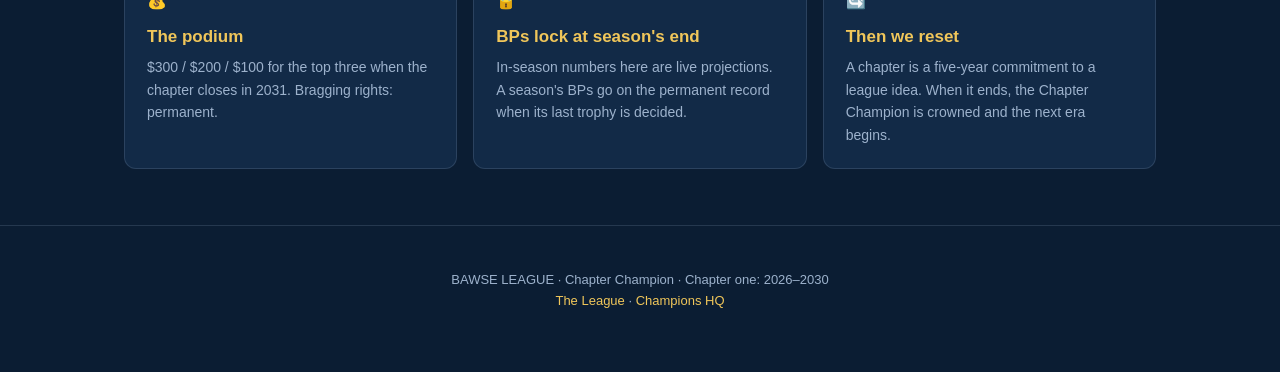
<file: goat/index.html>
<!DOCTYPE html>
<html lang="en"><head><meta charset="UTF-8">
<title>Chapter Champion — Bawse League</title>
<meta http-equiv="refresh" content="0; url=/chapter/">
<link rel="canonical" href="https://bawseleague.com/chapter/">
</head><body style="background:#0b1d33;color:#eef3fa;font-family:sans-serif;padding:40px">
Moved — this page is now at <a href="/chapter/" style="color:#f0c65a">bawseleague.com/chapter/</a>.
<script>location.replace("/chapter/");</script>
</body></html>
</file>
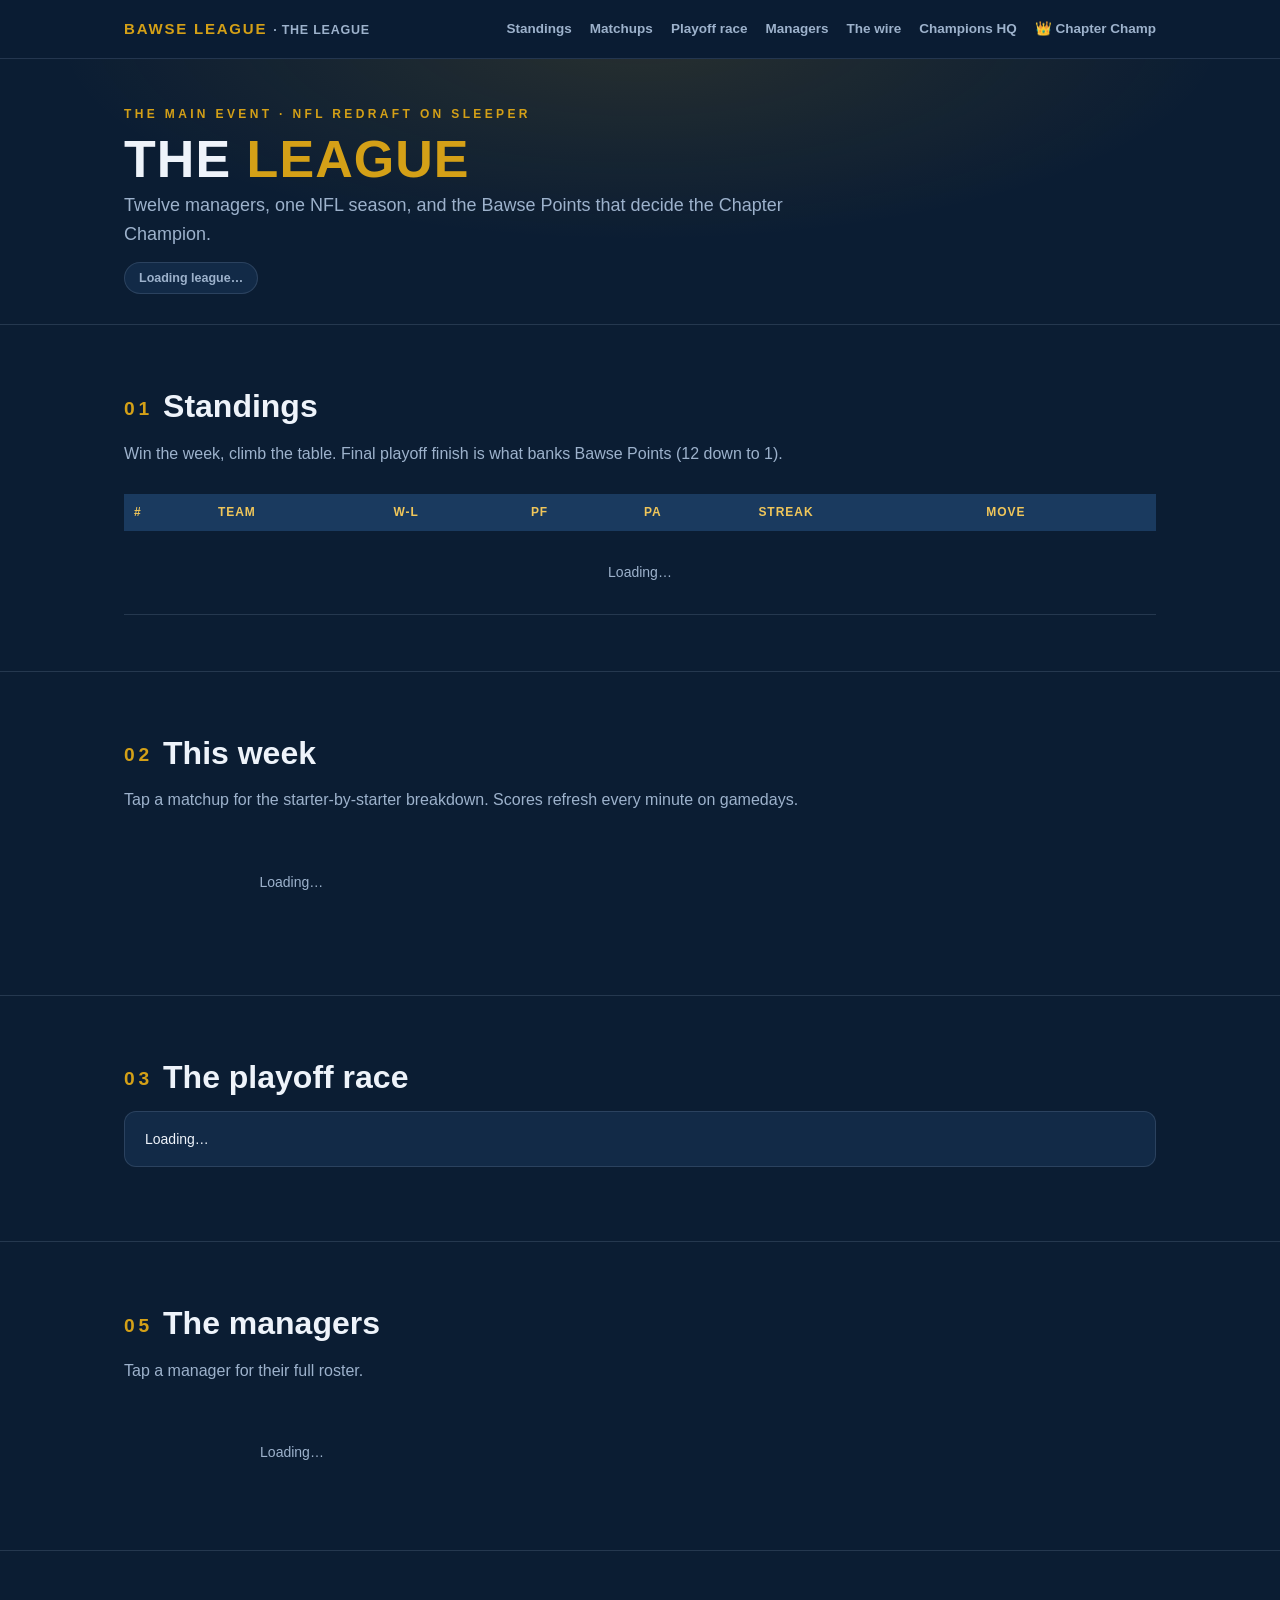
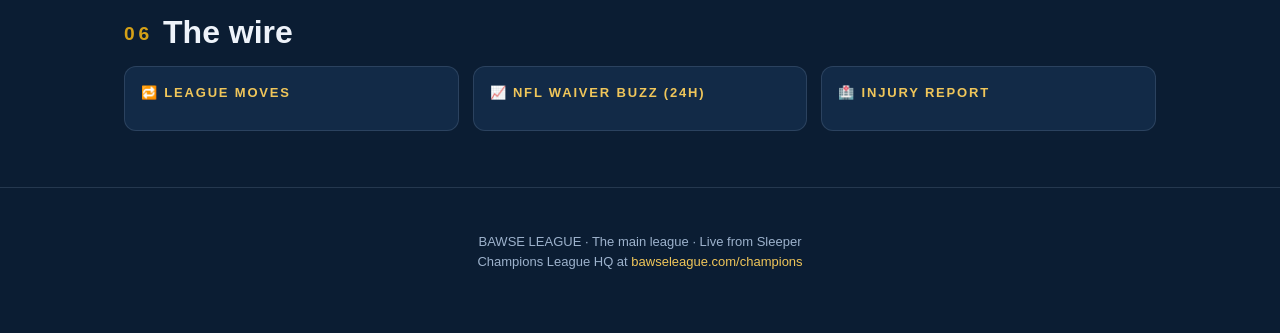
<file: league/index.html>
<!DOCTYPE html>
<html lang="en">
<head>
<meta charset="UTF-8">
<meta name="viewport" content="width=device-width, initial-scale=1.0">
<title>The League — Bawse League</title>
<link rel="stylesheet" href="/assets/style.css">
<style>
  /* page-specific: standings, matchup cards, playoff race, manager cards, wire */
  .statuschip{display:inline-block;background:var(--navy2);border:1px solid var(--line);border-radius:20px;
    padding:5px 14px;font-size:12.5px;font-weight:700;color:var(--muted);margin-top:14px}
  .statuschip b{color:var(--gold-lt)}
  .standings td b{font-size:14px}
  .standings .tm{display:flex;align-items:center;gap:10px;min-width:0}
  .sav{width:30px;height:30px;border-radius:50%;flex-shrink:0;object-fit:cover;background:var(--navy3)}
  .sav.mono-av{display:flex;align-items:center;justify-content:center;font-size:12px;font-weight:900;
    color:#14100a;background:var(--gold)}
  .mv{font-size:11.5px;font-weight:800;white-space:nowrap}
  .mv.up{color:var(--green)} .mv.dn{color:var(--red)} .mv.flat{color:var(--muted)}
  .stk.w{color:var(--green);font-weight:700} .stk.l{color:var(--red);font-weight:700}
  .mcards{display:grid;grid-template-columns:repeat(auto-fill,minmax(320px,1fr));gap:14px}
  .mcard{background:var(--navy2);border:1px solid var(--line);border-radius:14px;overflow:hidden;cursor:pointer}
  .mcard .row{display:flex;align-items:center;gap:10px;padding:14px 16px}
  .mcard .row + .row{border-top:1px solid var(--line)}
  .mcard .pts{margin-left:auto;font-weight:900;font-size:18px;color:var(--gold-lt)}
  .mcard .row.win .pts{color:var(--gold)}
  .mcard .nm{font-weight:700;font-size:14.5px;overflow:hidden;text-overflow:ellipsis;white-space:nowrap}
  .mcard .detail{display:none;border-top:1px solid var(--line);padding:12px 16px;
    grid-template-columns:1fr 1fr;gap:0 18px}
  .mcard.open .detail{display:grid}
  .mcard .detail .pl{display:flex;justify-content:space-between;gap:8px;font-size:12px;padding:3px 0;
    border-bottom:1px dashed var(--line)}
  .mcard .detail .pl small{color:var(--muted)}
  .mcard .hint{font-size:10.5px;color:var(--muted);text-align:center;padding:4px 0 8px}
  .callout{display:flex;gap:14px;flex-wrap:wrap;margin-top:16px}
  .callout .pillbox{background:var(--navy2);border:1px solid var(--line);border-radius:10px;
    padding:8px 14px;font-size:12.5px;color:var(--muted)}
  .callout .pillbox b{color:var(--gold-lt)}
  .raceline{background:var(--navy2);border:1px solid var(--line);border-radius:12px;padding:16px 20px;
    font-size:14px;margin-bottom:18px}
  .raceline b{color:var(--gold)}
  .seedzone td{background:rgba(212,160,23,.06)}
  .mgr-grid{display:grid;grid-template-columns:repeat(auto-fill,minmax(255px,1fr));gap:12px}
  .mgr{background:var(--navy2);border:1px solid var(--line);border-radius:12px;padding:14px 16px;cursor:pointer}
  .mgr .head{display:flex;align-items:center;gap:12px}
  .mgr .sav{width:42px;height:42px}
  .mgr b{display:block;font-size:15px;overflow:hidden;text-overflow:ellipsis;white-space:nowrap}
  .mgr small{color:var(--muted);font-size:12px}
  .mgr .ros{display:none;margin-top:12px;border-top:1px solid var(--line);padding-top:10px}
  .mgr.open .ros{display:block}
  .mgr .ros h5{font-size:10.5px;letter-spacing:.12em;text-transform:uppercase;color:var(--gold-lt);margin:8px 0 4px}
  .mgr .ros .pl{display:flex;justify-content:space-between;font-size:12px;padding:2px 0}
  .mgr .ros .pl small{color:var(--muted)}
  .mgr .ros .inj{color:var(--red);font-size:10px;font-weight:700}
  .wire{display:grid;grid-template-columns:repeat(auto-fit,minmax(280px,1fr));gap:14px}
  .wire .box{background:var(--navy2);border:1px solid var(--line);border-radius:12px;padding:16px}
  .wire h4{font-size:13px;letter-spacing:.14em;text-transform:uppercase;color:var(--gold-lt);margin-bottom:10px}
  .wire li{list-style:none;font-size:13px;padding:6px 0;border-bottom:1px solid var(--line);
    display:flex;justify-content:space-between;gap:10px}
  .wire li:last-child{border-bottom:0}
  .wire .n{color:var(--muted);font-size:12px;white-space:nowrap}
</style>
</head>
<body>

<nav><div class="wrap">
  <a class="logo" href="/">BAWSE LEAGUE <small>· THE LEAGUE</small></a>
  <div class="navlinks">
    <a href="#standings">Standings</a><a href="#matchups">Matchups</a><a href="#race">Playoff race</a>
    <a href="#managers">Managers</a><a href="#wire">The wire</a><a href="/champions/">Champions HQ</a><a href="/chapter/">👑 Chapter Champ</a>
  </div>
</div></nav>

<header class="page"><div class="wrap">
  <div class="kicker">The main event · NFL redraft on Sleeper</div>
  <h1>THE <span class="gold">LEAGUE</span></h1>
  <div class="tagline" id="tagline">Twelve managers, one NFL season, and the Bawse Points that decide the Chapter Champion.</div>
  <div class="statuschip" id="chip">Loading league…</div>
</div></header>

<section id="standings"><div class="wrap">
  <h2><span class="num">01</span>Standings</h2>
  <p class="sub">Win the week, climb the table. Final playoff finish is what banks Bawse Points (12 down to 1).</p>
  <div class="scrollbox"><table class="standings">
    <thead><tr><th>#</th><th>Team</th><th>W-L</th><th>PF</th><th>PA</th><th>Streak</th><th>Move</th></tr></thead>
    <tbody id="standingsBody"><tr><td colspan="7" class="skeleton">Loading…</td></tr></tbody>
  </table></div>
</div></section>

<section id="matchups"><div class="wrap">
  <h2><span class="num">02</span><span id="weekTitle">This week</span></h2>
  <p class="sub" id="matchupsSub">Tap a matchup for the starter-by-starter breakdown. Scores refresh every minute on gamedays.</p>
  <div class="mcards" id="matchupCards"><div class="skeleton">Loading…</div></div>
  <div class="callout" id="callouts"></div>
</div></section>

<section id="race"><div class="wrap">
  <h2><span class="num">03</span>The playoff race</h2>
  <div class="raceline" id="raceFormat">Loading…</div>
  <div class="scrollbox" id="raceTableWrap"></div>
</div></section>

<section id="power" style="display:none"><div class="wrap">
  <h2><span class="num">04</span>Power rankings</h2>
  <p class="sub">All-play record: your score against every team, every week — no schedule luck. Form is the last three weeks.</p>
  <div class="scrollbox"><table>
    <thead><tr><th>#</th><th>Team</th><th>All-play</th><th>Form (3wk avg)</th><th>Actual</th></tr></thead>
    <tbody id="powerBody"></tbody>
  </table></div>
</div></section>

<section id="managers"><div class="wrap">
  <h2><span class="num">05</span>The managers</h2>
  <p class="sub">Tap a manager for their full roster.</p>
  <div class="mgr-grid" id="mgrGrid"><div class="skeleton">Loading…</div></div>
</div></section>

<section id="wire"><div class="wrap">
  <h2><span class="num">06</span>The wire</h2>
  <div class="wire">
    <div class="box"><h4>🔁 League moves</h4><ul id="txnList"></ul></div>
    <div class="box"><h4>📈 NFL waiver buzz (24h)</h4><ul id="trendList"></ul></div>
    <div class="box"><h4>🏥 Injury report</h4><ul id="injList"></ul></div>
  </div>
</div></section>

<footer><div class="wrap">
  BAWSE LEAGUE · The main league · Live from Sleeper<br>
  Champions League HQ at <a href="/champions/">bawseleague.com/champions</a>
</div></footer>

<script src="/assets/api.js"></script>
<script>
let LEAGUE = null, BOARD = null, boardTimer = null, leagueTimer = null;
const el = id => document.getElementById(id);
const avatarHTML = (avatars, rosterId, name, size) => {
  const a = (avatars || {})[String(rosterId)];
  return a ? `<img class="sav" style="width:${size}px;height:${size}px" src="https://sleepercdn.com/avatars/thumbs/${escapeHTML(a)}" alt="" loading="lazy">`
           : `<div class="sav mono-av" style="width:${size}px;height:${size}px">${escapeHTML(name.trim()[0] || "?").toUpperCase()}</div>`;
};
const fmt1 = n => (Math.round(n * 10) / 10).toLocaleString(undefined, {minimumFractionDigits: 1, maximumFractionDigits: 1});
const recordOf = t => `${t.wins}-${t.losses}${t.ties ? "-" + t.ties : ""}`;

/* previous-week standings order (by roster_id) from history, for rank movement */
function movementMap(d) {
  const weeks = Object.keys(d.history || {}).map(Number).sort((a, b) => b - a);
  if (weeks.length < 2) return null;
  const rank = rows => Object.fromEntries(rows.map((r, i) => [r.roster_id, i + 1]));
  const cur = rank(d.history[weeks[0]].standings), prev = rank(d.history[weeks[1]].standings);
  const map = {};
  Object.keys(cur).forEach(id => { if (prev[id]) map[id] = prev[id] - cur[id]; });
  return map;
}

function renderStandings(d) {
  const mv = movementMap(d);
  el("standingsBody").innerHTML = d.standings.map((t, i) => {
    const delta = mv ? mv[t.roster_id] : null;
    const move = delta == null ? `<span class="mv flat">–</span>`
      : delta > 0 ? `<span class="mv up">▲${delta}</span>`
      : delta < 0 ? `<span class="mv dn">▼${-delta}</span>` : `<span class="mv flat">·</span>`;
    const stk = t.streak ? `<span class="stk ${t.streak.endsWith("W") ? "w" : "l"}">${escapeHTML(t.streak)}</span>` : "—";
    return `<tr><td style="color:var(--muted)">${i + 1}</td>
      <td><div class="tm">${avatarHTML(d.avatars, t.roster_id, t.name, 30)}<b>${escapeHTML(t.name)}</b></div></td>
      <td>${recordOf(t)}</td><td>${fmt1(t.fpts)}</td><td>${fmt1(t.fpts_against)}</td>
      <td>${stk}</td><td>${move}</td></tr>`;
  }).join("");
}

function renderMatchups(d, b) {
  el("weekTitle").textContent = d.season_type === "off" ? "The schedule" : `Week ${b?.week || d.week}`;
  const cards = el("matchupCards");
  if (!b || !b.ready || !b.matchups.length) {
    cards.innerHTML = `<div class="empty">No matchups yet — the schedule lights up when the season kicks off in September.
      Meanwhile, the <a href="/champions/">Champions League board</a> is very much alive.</div>`;
    el("callouts").innerHTML = "";
    return;
  }
  cards.innerHTML = b.matchups.map((m, i) => {
    const rows = m.teams.map((t, ti) => `<div class="row${ti === 0 && t.points > 0 ? " win" : ""}">
      ${avatarHTML(d.avatars, t.roster_id, t.name, 30)}<span class="nm">${escapeHTML(t.name)}</span>
      <span class="pts">${fmt1(t.points)}</span></div>`).join("");
    const detail = m.teams.map(t => `<div><div class="pl" style="border-bottom:1px solid var(--line)"><b style="font-size:11.5px">${escapeHTML(t.name)}</b></div>
      ${(t.starters || []).map(s => `<div class="pl"><span>${escapeHTML(s[0])} <small>${escapeHTML([s[1], s[2]].filter(Boolean).join(" · "))}</small></span><span>${fmt1(s[3])}</span></div>`).join("")
        || `<div class="pl"><small>No starters set</small></div>`}</div>`).join("");
    return `<div class="mcard" onclick="this.classList.toggle('open')">${rows}
      <div class="detail">${detail}</div><div class="hint">tap for starters</div></div>`;
  }).join("");
  const played = b.matchups.filter(m => m.teams.length === 2 && m.teams.some(t => t.points > 0));
  if (played.length) {
    const margin = m => Math.abs(m.teams[0].points - m.teams[1].points);
    const closest = [...played].sort((a, c) => margin(a) - margin(c))[0];
    const blowout = [...played].sort((a, c) => margin(c) - margin(a))[0];
    const top = played.flatMap(m => m.teams).sort((a, c) => c.points - a.points)[0];
    el("callouts").innerHTML =
      `<div class="pillbox">🔥 Top score: <b>${escapeHTML(top.name)}</b> ${fmt1(top.points)}</div>
       <div class="pillbox">😰 Closest: <b>${fmt1(margin(closest))}</b> — ${escapeHTML(closest.teams[0].name)} vs ${escapeHTML(closest.teams[1].name)}</div>
       <div class="pillbox">🔨 Biggest gap: <b>${fmt1(margin(blowout))}</b> — ${escapeHTML(blowout.teams[0].name)} over ${escapeHTML(blowout.teams[1].name)}</div>`;
  } else el("callouts").innerHTML = "";
}

function renderRace(d) {
  const s = d.settings || {};
  const spots = s.playoff_teams || 6, startWeek = s.playoff_week_start || 15;
  el("raceFormat").innerHTML = `<b>${spots}</b> of ${d.standings.length} make the playoffs · bracket starts
    <b>week ${startWeek}</b> · seeding by record, points scored breaks ties · champion banks <b>12 Bawse Points</b><br>
    $100 buy-in, <b>$${(100 * d.standings.length).toLocaleString()}</b> pool — top three pay
    <b>$660</b> / <b>$360</b> / <b>$180</b>`;
  const played = d.standings.some(t => t.wins + t.losses + t.ties > 0);
  if (!played) {
    el("raceTableWrap").innerHTML = `<div class="empty">Everyone's undefeated in July. Seeds, games back,
      and clinch scenarios appear here once the games start.</div>`;
    return;
  }
  const cut = d.standings[spots - 1];
  const gb = t => ((cut.wins - t.wins) + (t.losses - cut.losses)) / 2;
  el("raceTableWrap").innerHTML = `<table>
    <thead><tr><th>Seed</th><th>Team</th><th>W-L</th><th>PF</th><th>Back</th></tr></thead><tbody>` +
    d.standings.map((t, i) => `<tr class="${i < spots ? "seedzone" : ""}">
      <td style="color:${i < spots ? "var(--gold)" : "var(--muted)"};font-weight:800">${i + 1}</td>
      <td>${escapeHTML(t.name)}</td><td>${recordOf(t)}</td><td>${fmt1(t.fpts)}</td>
      <td>${i < spots ? '<span style="color:var(--green);font-weight:700">in</span>' : fmt1(gb(t))}</td></tr>`).join("")
    + "</tbody></table>";
}

function renderPower(d) {
  const weeks = Object.keys(d.history || {}).map(Number).sort((a, b) => a - b);
  if (weeks.length < 3) return;
  const teams = {};
  d.standings.forEach(t => teams[t.roster_id] = {name: t.name, ap: 0, games: 0, recent: []});
  weeks.forEach(w => {
    const scores = (d.history[w].matchups || []).flatMap(m => m.teams);
    scores.forEach(t => {
      const mine = teams[t.roster_id];
      if (!mine) return;
      mine.ap += scores.filter(o => o.roster_id !== t.roster_id && o.points < t.points).length;
      mine.games += scores.length - 1;
      mine.recent.push(t.points);
    });
  });
  const rows = Object.entries(teams).map(([id, t]) => ({
    id, name: t.name, pct: t.games ? t.ap / t.games : 0,
    form: t.recent.slice(-3).reduce((a, c) => a + c, 0) / Math.max(1, Math.min(3, t.recent.length)),
    actual: d.standings.find(s => s.roster_id == id),
  })).sort((a, b) => (b.pct - a.pct) || (b.form - a.form));
  el("powerBody").innerHTML = rows.map((r, i) => `<tr><td style="color:var(--muted)">${i + 1}</td>
    <td><b>${escapeHTML(r.name)}</b></td><td>${(r.pct * 100).toFixed(1)}%</td>
    <td>${fmt1(r.form)}</td><td>${r.actual ? recordOf(r.actual) : "—"}</td></tr>`).join("");
  el("power").style.display = "block";
}

function renderManagers(d) {
  el("mgrGrid").innerHTML = d.standings.map(t => {
    const roster = (d.rosters || {})[String(t.roster_id)] || {starters: [], bench: []};
    const section = (label, list) => list.length
      ? `<h5>${label}</h5>` + list.map(p => `<div class="pl"><span>${escapeHTML(p[0])}
          ${p[3] ? `<span class="inj">${escapeHTML(p[3])}</span>` : ""}</span>
          <small>${escapeHTML([p[1], p[2]].filter(Boolean).join(" · "))}</small></div>`).join("")
      : "";
    const body = section("Starters", roster.starters || []) + section("Bench", roster.bench || []);
    return `<div class="mgr" onclick="this.classList.toggle('open')">
      <div class="head">${avatarHTML(d.avatars, t.roster_id, t.name, 42)}
        <div style="min-width:0"><b>${escapeHTML(t.name)}</b>
        <small>${recordOf(t)} · ${fmt1(t.fpts)} PF</small></div></div>
      <div class="ros">${body || `<div class="empty" style="padding:6px 0">Roster fills in after the Sleeper draft.</div>`}</div>
    </div>`;
  }).join("");
}

function renderWire(d) {
  el("txnList").innerHTML = (d.transactions || []).slice().reverse().map(t =>
    `<li><span>${escapeHTML(t)}</span></li>`).join("")
    || `<li><span class="n">No moves yet — waivers open with the season.</span></li>`;
  const tr = d.trending || {};
  el("trendList").innerHTML = [...(tr.add || []).map(([p, n]) => [p, n, "+"]),
                               ...(tr.drop || []).map(([p, n]) => [p, n, "–"])]
    .map(([p, n, s]) => `<li><span>${s === "+" ? "📥" : "📤"} ${escapeHTML(p)}</span>
      <span class="n" style="color:${s === "+" ? "var(--green)" : "var(--red)"}">${s}${n.toLocaleString()}</span></li>`).join("")
    || `<li><span class="n">Nothing trending right now.</span></li>`;
  el("injList").innerHTML = (d.injuries || []).map(i => `<li><span>${escapeHTML(i)}</span></li>`).join("")
    || `<li><span class="n">Clean bill of health — or no rosters yet.</span></li>`;
}

function renderAll() {
  const d = LEAGUE;
  el("chip").innerHTML = `<b>${escapeHTML(d.league)}</b> · ${escapeHTML(String(d.season))} ·
    ${d.season_type === "off" ? "offseason" : d.season_type === "post" ? "playoffs" : "week " + d.week}`;
  renderStandings(d);
  renderMatchups(d, BOARD);
  renderRace(d);
  renderPower(d);
  renderManagers(d);
  renderWire(d);
}

async function refreshLeague() {
  try {
    const d = await apiGet("/api/public/league", {bust: true});
    if (d.ready) { LEAGUE = d; renderAll(); }
    else if (!LEAGUE) el("chip").textContent = d.configured ? "League data warming up — check back in a minute." : "League not linked yet.";
  } catch (e) { console.error(e); }
  clearTimeout(leagueTimer);
  leagueTimer = setTimeout(refreshLeague, 300000);
}

async function refreshBoard() {
  try {
    const b = await apiGet("/api/public/league/scoreboard", {bust: true});
    if (b.ready) { BOARD = b; if (LEAGUE) renderMatchups(LEAGUE, BOARD); }
  } catch (e) { console.error(e); }
  clearTimeout(boardTimer);
  const gameday = LEAGUE && LEAGUE.season_type === "regular";
  boardTimer = setTimeout(refreshBoard, gameday ? 60000 : 600000);
}

document.addEventListener("visibilitychange", () => { if (!document.hidden) { refreshLeague(); refreshBoard(); } });
refreshLeague().then(refreshBoard);
</script>
</body>
</html>
</file>
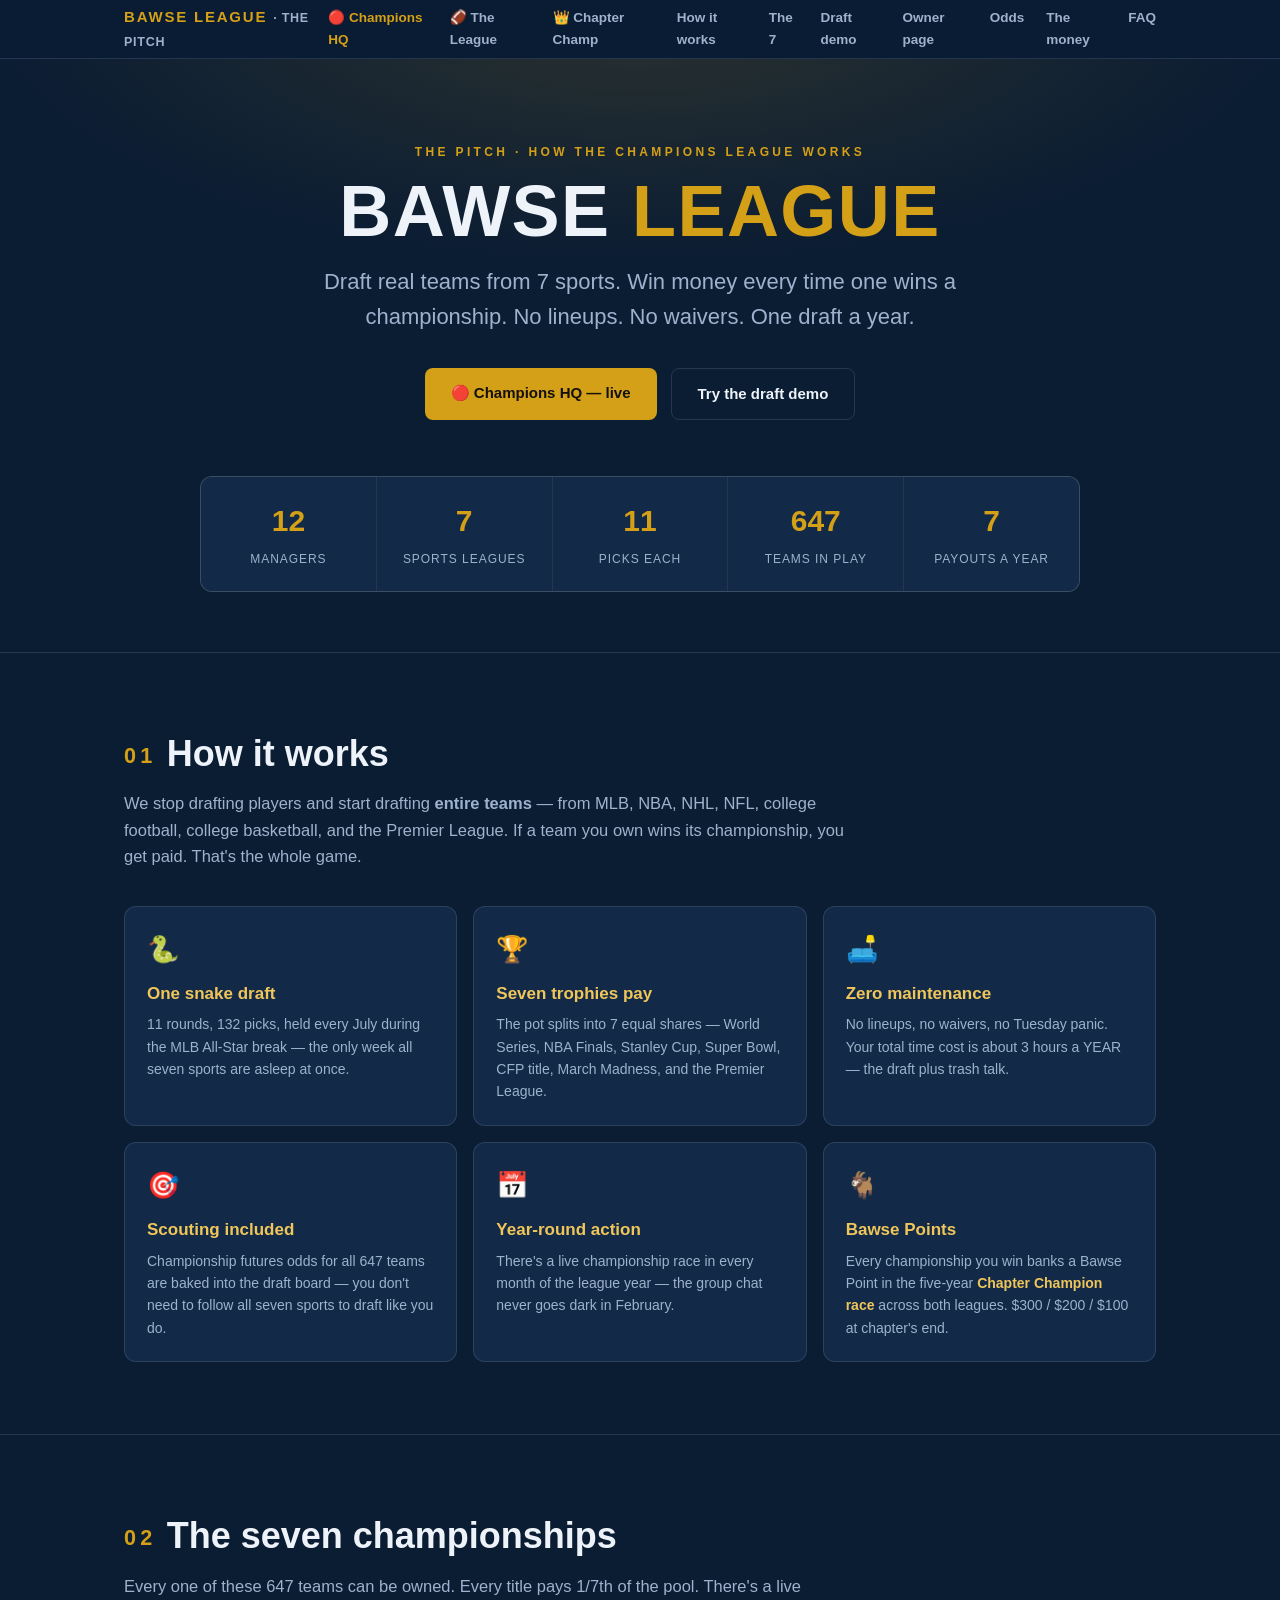
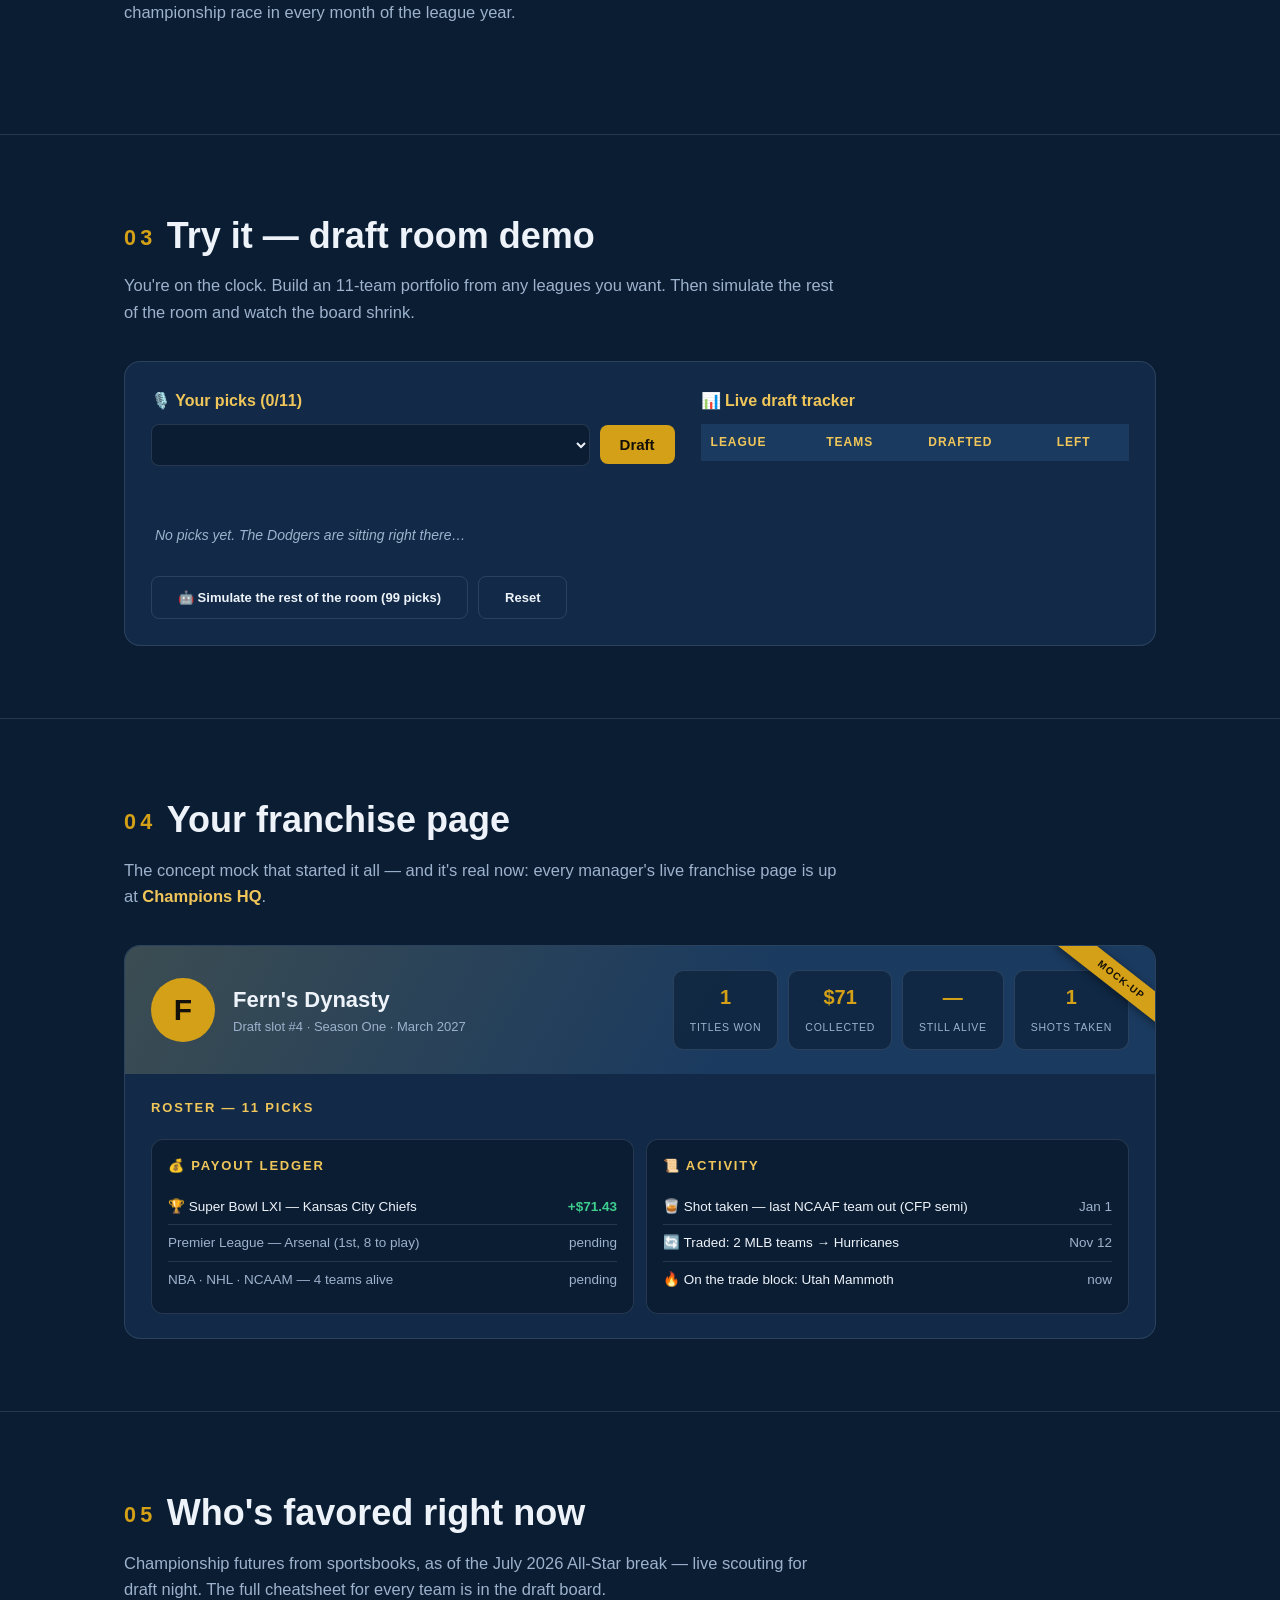
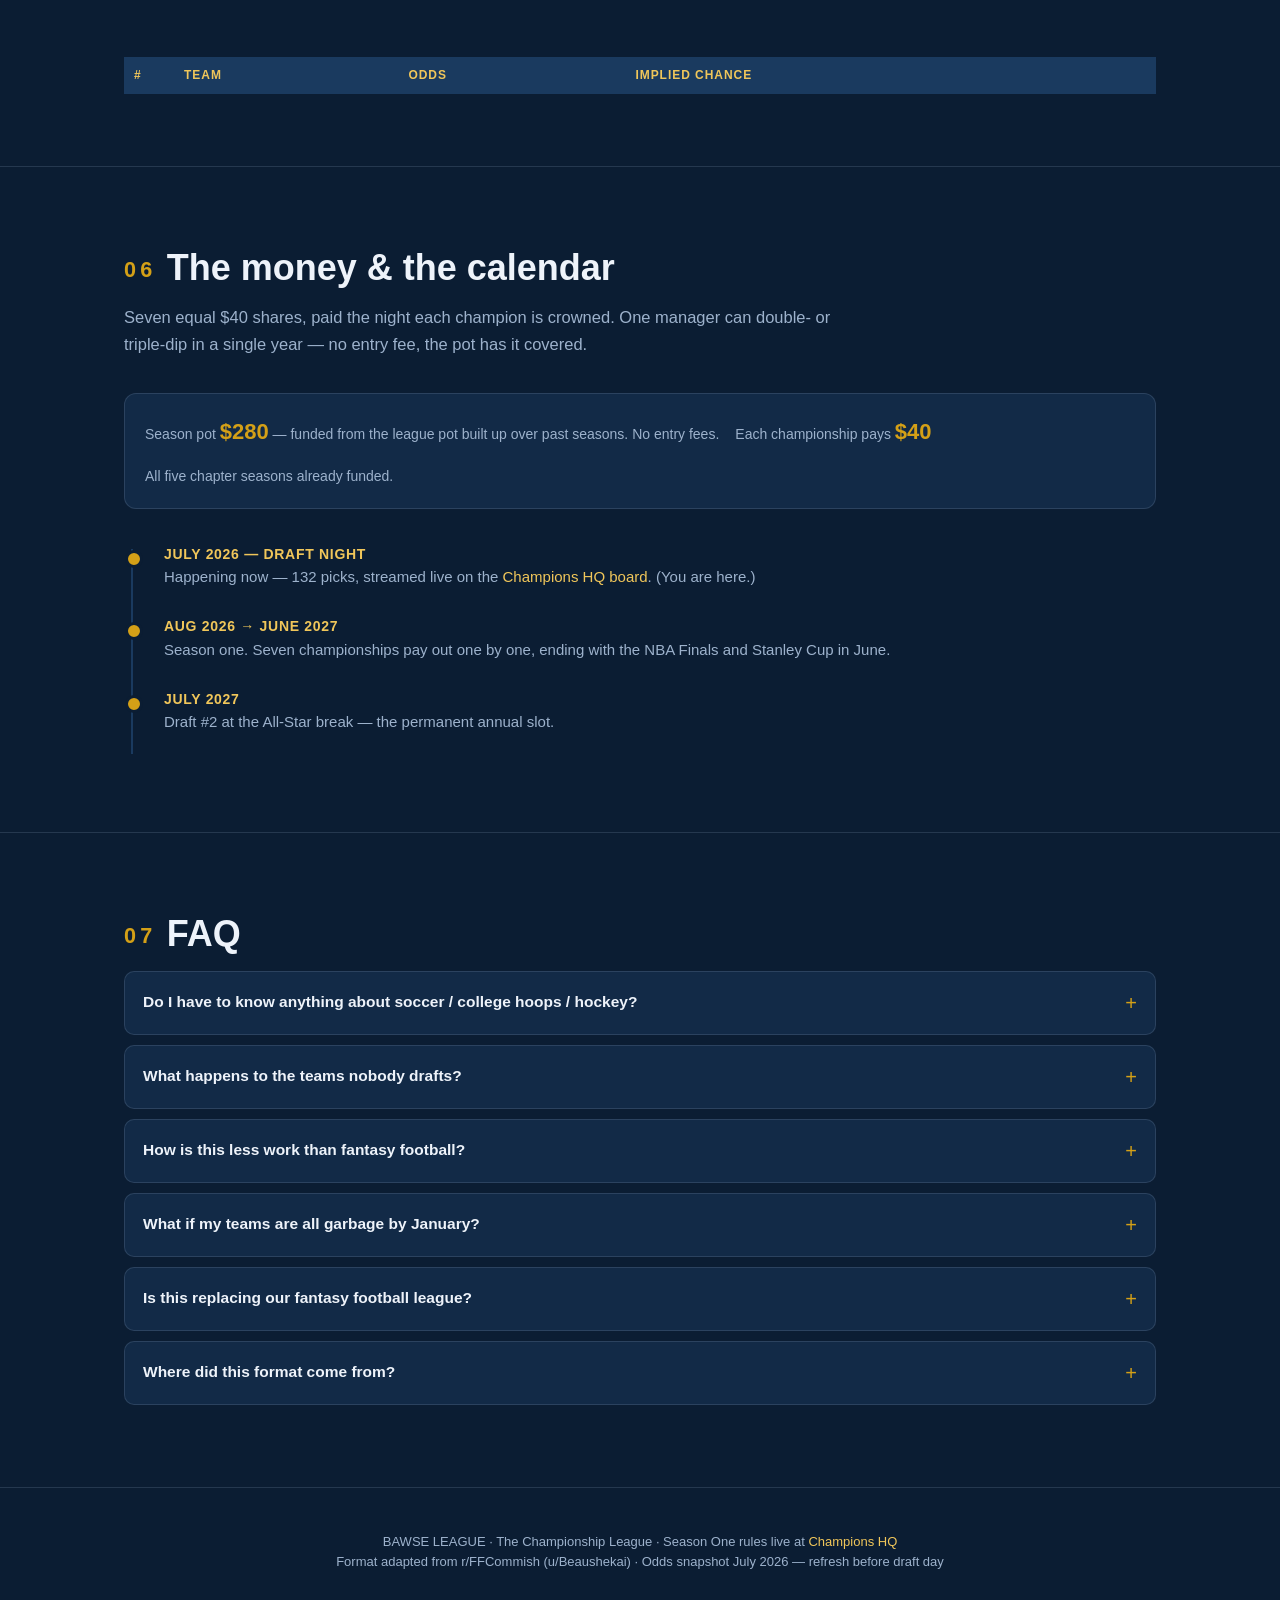
<file: dev/site_template.html>
<!DOCTYPE html>
<html lang="en">
<head>
<meta charset="UTF-8">
<meta name="viewport" content="width=device-width, initial-scale=1.0">
<title>The Pitch — Bawse League</title>
<style>
  :root{
    --navy:#0b1d33; --navy2:#122a47; --navy3:#1a3a5f;
    --gold:#d4a017; --gold-lt:#f0c65a;
    --ink:#eef3fa; --muted:#9db2cc; --line:rgba(157,178,204,.18);
    --green:#3ecf8e; --red:#ff6b6b;
  }
  *{box-sizing:border-box;margin:0;padding:0}
  html{scroll-behavior:smooth}
  body{background:var(--navy);color:var(--ink);font-family:-apple-system,BlinkMacSystemFont,"Segoe UI",Roboto,Helvetica,Arial,sans-serif;line-height:1.6}
  a{color:var(--gold-lt);text-decoration:none}
  .wrap{max-width:1080px;margin:0 auto;padding:0 24px}
  /* NAV */
  nav{position:sticky;top:0;z-index:50;background:rgba(11,29,51,.92);backdrop-filter:blur(8px);border-bottom:1px solid var(--line)}
  nav .wrap{display:flex;align-items:center;justify-content:space-between;height:58px}
  .logo{font-weight:800;letter-spacing:.12em;font-size:15px;color:var(--gold)}
  .navlinks{display:flex;gap:22px;font-size:13.5px}
  .navlinks a{color:var(--muted);font-weight:600}
  .navlinks a:hover{color:var(--gold-lt)}
  @media(max-width:760px){.navlinks{display:none}}
  /* HERO */
  header{padding:84px 0 60px;text-align:center;background:
    radial-gradient(1000px 400px at 50% -10%, rgba(212,160,23,.16), transparent 65%), var(--navy)}
  .kicker{color:var(--gold);letter-spacing:.28em;font-size:12px;font-weight:700;text-transform:uppercase}
  h1{font-size:clamp(40px,7vw,72px);font-weight:900;letter-spacing:.02em;margin:12px 0 6px;line-height:1.05}
  h1 .gold{color:var(--gold)}
  .tagline{font-size:clamp(17px,2.4vw,22px);color:var(--muted);max-width:640px;margin:14px auto 0}
  .cta-row{margin-top:34px;display:flex;gap:14px;justify-content:center;flex-wrap:wrap}
  .btn{display:inline-block;padding:13px 26px;border-radius:8px;font-weight:700;font-size:15px;cursor:pointer;border:0}
  .btn-gold{background:var(--gold);color:#14100a}
  .btn-gold:hover{background:var(--gold-lt)}
  .btn-ghost{background:transparent;color:var(--ink);border:1px solid var(--line)}
  .btn-ghost:hover{border-color:var(--gold)}
  /* STAT STRIP */
  .stats{display:grid;grid-template-columns:repeat(5,1fr);gap:1px;background:var(--line);border:1px solid var(--line);border-radius:12px;overflow:hidden;margin:56px auto 0;max-width:880px}
  .stat{background:var(--navy2);padding:20px 8px;text-align:center}
  .stat b{display:block;font-size:30px;color:var(--gold);font-weight:900}
  .stat span{font-size:12px;color:var(--muted);letter-spacing:.08em;text-transform:uppercase}
  @media(max-width:700px){.stats{grid-template-columns:repeat(2,1fr)}.stat:last-child{grid-column:span 2}}
  /* SECTIONS */
  section{padding:72px 0;border-top:1px solid var(--line)}
  h2{font-size:clamp(26px,4vw,36px);font-weight:900;margin-bottom:8px}
  .sub{color:var(--muted);max-width:720px;margin-bottom:36px;font-size:16.5px}
  h2 .num{color:var(--gold);font-size:.6em;vertical-align:middle;letter-spacing:.2em;margin-right:10px}
  /* HOW IT WORKS CARDS */
  .cards{display:grid;grid-template-columns:repeat(3,1fr);gap:16px}
  @media(max-width:860px){.cards{grid-template-columns:1fr 1fr}}
  @media(max-width:560px){.cards{grid-template-columns:1fr}}
  .card{background:var(--navy2);border:1px solid var(--line);border-radius:12px;padding:22px}
  .card .ico{font-size:26px}
  .card h3{margin:10px 0 6px;font-size:17px;color:var(--gold-lt)}
  .card p{font-size:14px;color:var(--muted)}
  /* LEAGUE GRID */
  .leagues{display:grid;grid-template-columns:repeat(7,1fr);gap:12px}
  @media(max-width:900px){.leagues{grid-template-columns:repeat(4,1fr)}}
  @media(max-width:560px){.leagues{grid-template-columns:repeat(2,1fr)}}
  .lg{background:var(--navy2);border:1px solid var(--line);border-radius:12px;padding:16px 10px;text-align:center}
  .lg b{display:block;font-size:18px;color:var(--gold)}
  .lg .n{font-size:26px;font-weight:900}
  .lg small{color:var(--muted);font-size:11px;display:block;line-height:1.35;margin-top:4px}
  /* DEMO */
  .demo{background:var(--navy2);border:1px solid var(--line);border-radius:16px;padding:26px}
  .demo-grid{display:grid;grid-template-columns:1.1fr .9fr;gap:26px}
  @media(max-width:820px){.demo-grid{grid-template-columns:1fr}}
  .pickrow{display:flex;gap:10px;flex-wrap:wrap;align-items:center}
  select{background:var(--navy);color:var(--ink);border:1px solid var(--line);border-radius:8px;padding:11px 12px;font-size:14px;max-width:100%;flex:1;min-width:230px}
  .roster{list-style:none;margin-top:14px}
  .roster li{display:flex;justify-content:space-between;align-items:center;padding:8px 12px;border-bottom:1px solid var(--line);font-size:14px}
  .roster li:nth-child(odd){background:rgba(255,255,255,.025)}
  .pill{font-size:11px;font-weight:700;padding:2px 9px;border-radius:20px;background:var(--navy3);color:var(--gold-lt);letter-spacing:.05em}
  .empty{color:var(--muted);font-style:italic;font-size:14px;padding:14px 4px}
  table{width:100%;border-collapse:collapse;font-size:13.5px}
  th{background:var(--navy3);color:var(--gold-lt);text-align:left;padding:9px 10px;font-size:12px;letter-spacing:.08em;text-transform:uppercase}
  td{padding:8px 10px;border-bottom:1px solid var(--line)}
  tr:nth-child(even) td{background:rgba(255,255,255,.02)}
  .yes{color:var(--green);font-weight:700}
  .demo h3{font-size:16px;color:var(--gold-lt);margin-bottom:10px}
  .note{font-size:12.5px;color:var(--muted);margin-top:12px}
  .flash{animation:flash 1s ease}
  @keyframes flash{0%{background:rgba(212,160,23,.35)}100%{background:transparent}}
  .toast{font-size:13px;margin-top:10px;min-height:20px;color:var(--gold-lt)}
  .toast.err{color:var(--red)}
  /* OWNER PAGE MOCK */
  .owner-shell{position:relative;background:var(--navy2);border:1px solid var(--line);border-radius:16px;overflow:hidden}
  .owner-head{display:flex;align-items:center;gap:18px;padding:24px 26px;background:
    linear-gradient(120deg, rgba(212,160,23,.18), transparent 60%), var(--navy3);flex-wrap:wrap}
  .avatar{width:64px;height:64px;border-radius:50%;background:var(--gold);color:#14100a;display:flex;align-items:center;justify-content:center;font-size:30px;font-weight:900;flex-shrink:0}
  .owner-id h3{font-size:22px;font-weight:900}
  .owner-id p{font-size:13px;color:var(--muted)}
  .owner-stats{display:flex;gap:10px;margin-left:auto;flex-wrap:wrap}
  .ostat{background:rgba(11,29,51,.6);border:1px solid var(--line);border-radius:10px;padding:10px 16px;text-align:center;min-width:92px}
  .ostat b{display:block;font-size:20px;color:var(--gold)}
  .ostat span{font-size:10.5px;color:var(--muted);text-transform:uppercase;letter-spacing:.07em}
  .owner-body{padding:24px 26px}
  .owner-body h4{font-size:13px;letter-spacing:.14em;text-transform:uppercase;color:var(--gold-lt);margin:18px 0 12px}
  .owner-body h4:first-child{margin-top:0}
  .team-grid{display:grid;grid-template-columns:repeat(auto-fill,minmax(255px,1fr));gap:12px}
  .tcard{display:flex;align-items:center;gap:12px;background:var(--navy);border:1px solid var(--line);border-radius:12px;padding:12px 14px;position:relative}
  .tcard.champ{border-color:var(--gold);box-shadow:0 0 0 1px var(--gold), 0 6px 18px rgba(212,160,23,.15)}
  .tcard.out{opacity:.55}
  .tlogo{width:44px;height:44px;flex-shrink:0;display:flex;align-items:center;justify-content:center}
  .tlogo img{width:44px;height:44px;object-fit:contain}
  .mono{width:44px;height:44px;border-radius:10px;display:flex;align-items:center;justify-content:center;font-weight:900;font-size:14px;letter-spacing:.02em}
  .tinfo{min-width:0;flex:1}
  .tinfo b{display:block;font-size:14px;line-height:1.25}
  .tinfo small{color:var(--muted);font-size:11.5px}
  .status{font-size:10px;font-weight:800;letter-spacing:.08em;padding:3px 8px;border-radius:14px;flex-shrink:0}
  .st-champ{background:var(--gold);color:#14100a}
  .st-alive{background:rgba(62,207,142,.15);color:var(--green);border:1px solid rgba(62,207,142,.4)}
  .st-out{background:rgba(255,255,255,.07);color:var(--muted)}
  .ledger{display:grid;grid-template-columns:1fr 1fr;gap:12px}
  @media(max-width:720px){.ledger{grid-template-columns:1fr}}
  .ledger .box{background:var(--navy);border:1px solid var(--line);border-radius:12px;padding:16px}
  .ledger .box li{list-style:none;font-size:13.5px;padding:7px 0;border-bottom:1px solid var(--line);display:flex;justify-content:space-between;gap:10px}
  .ledger .box li:last-child{border-bottom:0}
  .ledger .amt{color:var(--green);font-weight:800}
  .ledger .muted{color:var(--muted)}
  .mockbadge{position:absolute;top:22px;right:-38px;background:var(--gold);color:#14100a;font-size:10px;font-weight:900;letter-spacing:.12em;padding:4px 44px;transform:rotate(38deg);z-index:2;box-shadow:0 2px 8px rgba(0,0,0,.4)}
  .owner-wrap{position:relative}
  /* ODDS */
  .tabs{display:flex;gap:8px;flex-wrap:wrap;margin-bottom:18px}
  .tab{background:var(--navy2);border:1px solid var(--line);color:var(--muted);border-radius:8px;padding:8px 16px;font-weight:700;font-size:13px;cursor:pointer}
  .tab.on{background:var(--gold);color:#14100a;border-color:var(--gold)}
  .odds-meta{font-size:12.5px;color:var(--muted);margin-bottom:10px}
  /* TIMELINE */
  .tl{list-style:none;position:relative;padding-left:26px}
  .tl:before{content:"";position:absolute;left:7px;top:6px;bottom:6px;width:2px;background:var(--navy3)}
  .tl li{position:relative;padding:0 0 26px 14px}
  .tl li:before{content:"";position:absolute;left:-25px;top:7px;width:12px;height:12px;border-radius:50%;background:var(--gold);border:3px solid var(--navy)}
  .tl b{color:var(--gold-lt);display:block;font-size:14px;letter-spacing:.05em;text-transform:uppercase}
  .tl p{color:var(--muted);font-size:15px}
  /* CALC */
  .calc{display:flex;gap:16px;align-items:center;flex-wrap:wrap;background:var(--navy2);border:1px solid var(--line);border-radius:12px;padding:20px;margin-top:24px}
  .calc input{background:var(--navy);border:1px solid var(--line);color:var(--ink);border-radius:8px;padding:11px;width:120px;font-size:15px}
  .calc .out b{color:var(--gold);font-size:22px}
  .calc .out{font-size:14px;color:var(--muted)}
  /* FAQ */
  details{background:var(--navy2);border:1px solid var(--line);border-radius:10px;margin-bottom:10px;padding:0 18px}
  summary{cursor:pointer;font-weight:700;padding:15px 0;font-size:15.5px;list-style:none;display:flex;justify-content:space-between;align-items:center}
  summary:after{content:"+";color:var(--gold);font-size:20px;font-weight:400}
  details[open] summary:after{content:"–"}
  details p{color:var(--muted);font-size:14.5px;padding:0 0 16px}
  footer{padding:44px 0 60px;border-top:1px solid var(--line);text-align:center;color:var(--muted);font-size:13px}
</style>
</head>
<body>

<nav><div class="wrap">
  <a class="logo" href="/">BAWSE LEAGUE <small style="color:var(--muted);font-weight:600;letter-spacing:.06em">· THE PITCH</small></a>
  <div class="navlinks">
    <a href="/champions/" style="color:var(--gold)">🔴 Champions HQ</a><a href="/league/">🏈 The League</a><a href="/chapter/">👑 Chapter Champ</a><a href="#how">How it works</a><a href="#leagues">The 7</a><a href="#demo">Draft demo</a>
    <a href="#owner">Owner page</a><a href="#odds">Odds</a><a href="#money">The money</a><a href="#faq">FAQ</a>
  </div>
</div></nav>

<header><div class="wrap">
  <div class="kicker">The pitch · how the Champions League works</div>
  <h1>BAWSE <span class="gold">LEAGUE</span></h1>
  <div class="tagline">Draft real teams from 7 sports. Win money every time one wins a championship. No lineups. No waivers. One draft a year.</div>
  <div class="cta-row">
    <a class="btn btn-gold" href="/champions/">🔴 Champions HQ — live</a>
    <a class="btn btn-ghost" href="#demo">Try the draft demo</a>
  </div>
  <div class="stats">
    <div class="stat"><b>12</b><span>Managers</span></div>
    <div class="stat"><b>7</b><span>Sports leagues</span></div>
    <div class="stat"><b>11</b><span>Picks each</span></div>
    <div class="stat"><b>647</b><span>Teams in play</span></div>
    <div class="stat"><b>7</b><span>Payouts a year</span></div>
  </div>
</div></header>

<section id="how"><div class="wrap">
  <h2><span class="num">01</span>How it works</h2>
  <p class="sub">We stop drafting players and start drafting <b>entire teams</b> — from MLB, NBA, NHL, NFL, college football, college basketball, and the Premier League. If a team you own wins its championship, you get paid. That's the whole game.</p>
  <div class="cards">
    <div class="card"><div class="ico">🐍</div><h3>One snake draft</h3><p>11 rounds, 132 picks, held every July during the MLB All-Star break — the only week all seven sports are asleep at once.</p></div>
    <div class="card"><div class="ico">🏆</div><h3>Seven trophies pay</h3><p>The pot splits into 7 equal shares — World Series, NBA Finals, Stanley Cup, Super Bowl, CFP title, March Madness, and the Premier League.</p></div>
    <div class="card"><div class="ico">🛋️</div><h3>Zero maintenance</h3><p>No lineups, no waivers, no Tuesday panic. Your total time cost is about 3 hours a YEAR — the draft plus trash talk.</p></div>
    <div class="card"><div class="ico">🎯</div><h3>Scouting included</h3><p>Championship futures odds for all 647 teams are baked into the draft board — you don't need to follow all seven sports to draft like you do.</p></div>
    <div class="card"><div class="ico">📅</div><h3>Year-round action</h3><p>There's a live championship race in every month of the league year — the group chat never goes dark in February.</p></div>
    <div class="card"><div class="ico">🐐</div><h3>Bawse Points</h3><p>Every championship you win banks a Bawse Point in the five-year <a href="/chapter/"><b>Chapter Champion race</b></a> across both leagues. $300 / $200 / $100 at chapter's end.</p></div>
  </div>
</div></section>

<section id="leagues"><div class="wrap">
  <h2><span class="num">02</span>The seven championships</h2>
  <p class="sub">Every one of these 647 teams can be owned. Every title pays 1/7th of the pool. There's a live championship race in every month of the league year.</p>
  <div class="leagues" id="leagueGrid"></div>
</div></section>

<section id="demo"><div class="wrap">
  <h2><span class="num">03</span>Try it — draft room demo</h2>
  <p class="sub">You're on the clock. Build an 11-team portfolio from any leagues you want. Then simulate the rest of the room and watch the board shrink.</p>
  <div class="demo">
    <div class="demo-grid">
      <div>
        <h3>🎙️ Your picks (<span id="pickCount">0</span>/11)</h3>
        <div class="pickrow">
          <select id="teamSelect"></select>
          <button class="btn btn-gold" id="draftBtn" style="padding:11px 20px">Draft</button>
        </div>
        <div class="toast" id="toast"></div>
        <ul class="roster" id="roster"></ul>
        <div class="empty" id="rosterEmpty">No picks yet. The Dodgers are sitting right there…</div>
        <div class="pickrow" style="margin-top:16px">
          <button class="btn btn-ghost" id="simBtn" style="font-size:13px">🤖 Simulate the rest of the room (99 picks)</button>
          <button class="btn btn-ghost" id="resetBtn" style="font-size:13px">Reset</button>
        </div>
      </div>
      <div>
        <h3>📊 Live draft tracker</h3>
        <table>
          <thead><tr><th>League</th><th>Teams</th><th>Drafted</th><th>Left</th></tr></thead>
          <tbody id="tracker"></tbody>
        </table>
      </div>
    </div>
  </div>
</div></section>

<section id="owner"><div class="wrap">
  <h2><span class="num">04</span>Your franchise page</h2>
  <p class="sub">The concept mock that started it all — and it's real now: every manager's live franchise page is up at <a href="/champions/#franchises"><b>Champions HQ</b></a>.</p>
  <div class="owner-shell">
    <div class="mockbadge">MOCK-UP</div>
    <div class="owner-head">
      <div class="avatar">F</div>
      <div class="owner-id">
        <h3>Fern's Dynasty</h3>
        <p>Draft slot #4 · Season One · March 2027</p>
      </div>
      <div class="owner-stats">
        <div class="ostat"><b>1</b><span>Titles won</span></div>
        <div class="ostat"><b>$71</b><span>Collected</span></div>
        <div class="ostat" id="aliveStat"><b>—</b><span>Still alive</span></div>
        <div class="ostat"><b>1</b><span>Shots taken</span></div>
      </div>
    </div>
    <div class="owner-body">
      <h4>Roster — 11 picks</h4>
      <div class="team-grid" id="ownerRoster"></div>
      <div style="height:8px"></div>
      <div class="ledger">
        <div class="box">
          <h4>💰 Payout ledger</h4>
          <ul>
            <li><span>🏆 Super Bowl LXI — Kansas City Chiefs</span><span class="amt">+$71.43</span></li>
            <li><span class="muted">Premier League — Arsenal (1st, 8 to play)</span><span class="muted">pending</span></li>
            <li><span class="muted">NBA · NHL · NCAAM — 4 teams alive</span><span class="muted">pending</span></li>
          </ul>
        </div>
        <div class="box">
          <h4>📜 Activity</h4>
          <ul>
            <li><span>🥃 Shot taken — last NCAAF team out (CFP semi)</span><span class="muted">Jan 1</span></li>
            <li><span>🔄 Traded: 2 MLB teams → Hurricanes</span><span class="muted">Nov 12</span></li>
            <li><span>🔥 On the trade block: Utah Mammoth</span><span class="muted">now</span></li>
          </ul>
        </div>
      </div>
    </div>
  </div>
</div></section>

<section id="odds"><div class="wrap">
  <h2><span class="num">05</span>Who's favored right now</h2>
  <p class="sub">Championship futures from sportsbooks, as of the July 2026 All-Star break — live scouting for draft night. The full cheatsheet for every team is in the draft board.</p>
  <div class="tabs" id="oddsTabs"></div>
  <div class="odds-meta" id="oddsMeta"></div>
  <table><thead><tr><th style="width:50px">#</th><th>Team</th><th>Odds</th><th>Implied chance</th></tr></thead>
  <tbody id="oddsBody"></tbody></table>
</div></section>

<section id="money"><div class="wrap">
  <h2><span class="num">06</span>The money & the calendar</h2>
  <p class="sub">Seven equal $40 shares, paid the night each champion is crowned. One manager can double- or triple-dip in a single year — no entry fee, the pot has it covered.</p>
  <div class="calc">
    <div class="out">Season pot <b>$280</b> — funded from the league pot built up over past seasons. No entry fees.</div>
    <div class="out">Each championship pays <b>$40</b></div>
    <div class="out">All five chapter seasons already funded.</div>
  </div>
  <div style="height:34px"></div>
  <ul class="tl">
    <li><b>July 2026 — Draft Night</b><p>Happening now — 132 picks, streamed live on the <a href="/champions/">Champions HQ board</a>. (You are here.)</p></li>
    <li><b>Aug 2026 → June 2027</b><p>Season one. Seven championships pay out one by one, ending with the NBA Finals and Stanley Cup in June.</p></li>
    <li><b>July 2027</b><p>Draft #2 at the All-Star break — the permanent annual slot.</p></li>
  </ul>
</div></section>

<section id="faq"><div class="wrap">
  <h2><span class="num">07</span>FAQ</h2>
  <details><summary>Do I have to know anything about soccer / college hoops / hockey?</summary><p>No — that's half the fun. The odds cheatsheet tells you who's good, and by February you'll be inexplicably screaming at Premier League matches you had no stake in last year.</p></details>
  <details><summary>What happens to the teams nobody drafts?</summary><p>Nothing — they simply sit unowned. In the rare case an unowned team wins its championship (hello, March Madness), that title's share rolls over into next season's prize pool instead of paying out.</p></details>
  <details><summary>How is this less work than fantasy football?</summary><p>There are no lineups, no waivers, no trades, and no scoring to check — after the draft there are no moves at all. Total commitment: one draft night plus however much trash talk you choose to generate.</p></details>
  <details><summary>What if my teams are all garbage by January?</summary><p>Then you root for chaos, talk your trash, and circle next July. Rosters lock at the draft — no rescue trades — so a doomed portfolio is simply content for the group chat.</p></details>
  <details><summary>Is this replacing our fantasy football league?</summary><p>No — it runs beside it. Bawse League (our 12-manager NFL redraft on Sleeper) is still the main event every fall; the Champions League keeps the group competing the other eight months. Both count toward the five-year Chapter Champion title.</p></details>
  <details><summary>Where did this format come from?</summary><p>A league on r/FFCommish that's run it happily for 2+ years, plus another group that copied it and reported back a year later still loving it. We adapted their rules for 10 managers.</p></details>
</div></section>

<footer><div class="wrap">
  BAWSE LEAGUE · The Championship League · Season One rules live at <a href="/champions/#rules">Champions HQ</a><br>
  Format adapted from r/FFCommish (u/Beaushekai) · Odds snapshot July 2026 — refresh before draft day
</div></footer>

<script>
const DATA = /*__DATA__*/;
const ODDS = /*__ODDS__*/;

// ---------- league grid ----------
const CHAMP = {MLB:"World Series",NBA:"NBA Finals",NHL:"Stanley Cup",NFL:"Super Bowl",NCAAF:"CFP National Title",NCAAM:"NCAA Tournament",EPL:"Premier League"};
const lgGrid = document.getElementById('leagueGrid');
Object.keys(DATA).forEach(lg=>{
  const d=document.createElement('div');d.className='lg';
  d.innerHTML=`<b>${lg}</b><span class="n">${DATA[lg].length}</span><small>teams<br>${CHAMP[lg]}</small>`;
  lgGrid.appendChild(d);
});

// ---------- draft demo state ----------
let drafted = new Set();      // team keys drafted by anyone
let myPicks = [];             // {key,label,lg}
const key=(lg,t)=>lg+": "+t;

const sel=document.getElementById('teamSelect');
function rebuildSelect(){
  const cur=sel.value;
  sel.innerHTML='';
  Object.keys(DATA).forEach(lg=>{
    const og=document.createElement('optgroup');og.label=lg;
    DATA[lg].forEach(t=>{
      if(!drafted.has(key(lg,t))){
        const o=document.createElement('option');o.value=lg+"|"+t;o.textContent=t;og.appendChild(o);
      }
    });
    if(og.children.length)sel.appendChild(og);
  });
  if([...sel.options].some(o=>o.value===cur))sel.value=cur;
}

function toast(msg,err){const t=document.getElementById('toast');t.textContent=msg;t.className='toast'+(err?' err':'');}

function render(){
  // roster
  const ul=document.getElementById('roster');ul.innerHTML='';
  myPicks.forEach(p=>{
    const li=document.createElement('li');
    li.innerHTML=`<span>${p.label}</span><span class="pill">${p.lg}</span>`;
    ul.appendChild(li);
  });
  document.getElementById('rosterEmpty').style.display=myPicks.length?'none':'block';
  document.getElementById('pickCount').textContent=myPicks.length;
  // tracker
  const tb=document.getElementById('tracker');tb.innerHTML='';
  Object.keys(DATA).forEach(lg=>{
    const total=DATA[lg].length;
    const d=DATA[lg].filter(t=>drafted.has(key(lg,t))).length;
    const tr=document.createElement('tr');
    tr.innerHTML=`<td><b>${lg}</b></td><td>${total}</td><td>${d}</td><td>${total-d}</td>`;
    tb.appendChild(tr);
  });
  rebuildSelect();
}

document.getElementById('draftBtn').onclick=()=>{
  if(myPicks.length>=11){toast("Roster full — 11 picks max. Trade season starts now.",true);return;}
  const v=sel.value;if(!v)return;
  const [lg,t]=v.split("|");
  drafted.add(key(lg,t));
  myPicks.push({key:key(lg,t),label:t,lg});
  toast(`${t} — yours.`);
  render();
};

document.getElementById('simBtn').onclick=()=>{
  // 9 AI managers x 11 picks = 99, weighted toward favorites (odds lists first, then random)
  let budget=99;
  const favs=[];
  Object.keys(ODDS).forEach(lg=>ODDS[lg].rows.forEach(r=>{
    const t=DATA[lg].find(x=>x===r[0]);
    if(t&&!drafted.has(key(lg,t)))favs.push([lg,t]);
  }));
  // AI takes ~70% of remaining favorites first
  favs.sort(()=>Math.random()-.5);
  const takeFavs=favs.slice(0,Math.min(Math.floor(budget*0.7),favs.length));
  takeFavs.forEach(([lg,t])=>{if(budget>0&&!drafted.has(key(lg,t))){drafted.add(key(lg,t));budget--;}});
  // rest random
  const pool=[];
  Object.keys(DATA).forEach(lg=>DATA[lg].forEach(t=>{if(!drafted.has(key(lg,t)))pool.push([lg,t]);}));
  pool.sort(()=>Math.random()-.5);
  for(const [lg,t] of pool){if(budget<=0)break;drafted.add(key(lg,t));budget--;}
  toast("99 picks in. Check what's left of the board.");
  render();
  document.getElementById('tracker').parentElement.classList.add('flash');
  setTimeout(()=>document.getElementById('tracker').parentElement.classList.remove('flash'),1000);
};

document.getElementById('resetBtn').onclick=()=>{drafted=new Set();myPicks=[];toast("Fresh board.");render();};

// ---------- owner page mock ----------
const ESPN="https://a.espncdn.com/i/teamlogos/";
const OWNER_ROSTER=[
  {name:"Kansas City Chiefs",lg:"NFL",logo:ESPN+"nfl/500/kc.png",abbr:"KC",c:"#E31837",
   st:"champ",note:"SUPER BOWL LXI CHAMPS · share collected"},
  {name:"Arsenal",lg:"EPL",logo:ESPN+"soccer/500/359.png",abbr:"ARS",c:"#EF0107",
   st:"alive",note:"1st place · 8 matches to go"},
  {name:"Oklahoma City Thunder",lg:"NBA",logo:ESPN+"nba/500/okc.png",abbr:"OKC",c:"#007AC1",
   st:"alive",note:"1-seed West · playoffs in April"},
  {name:"Carolina Hurricanes",lg:"NHL",logo:ESPN+"nhl/500/car.png",abbr:"CAR",c:"#CE1126",
   st:"alive",note:"acquired via trade, Nov 12"},
  {name:"UConn",lg:"NCAAM",logo:ESPN+"ncaa/500/41.png",abbr:"UC",c:"#000E2F",
   st:"alive",note:"Sweet 16 — game Thursday"},
  {name:"Utah Mammoth",lg:"NHL",logo:ESPN+"nhl/500/utah.png",abbr:"UTA",c:"#6CACE4",
   st:"alive",note:"wild card race · on the trade block"},
  {name:"Los Angeles Dodgers",lg:"MLB",logo:ESPN+"mlb/500/lad.png",abbr:"LAD",c:"#005A9C",
   st:"out",note:"lost NLCS in 6 · pain"},
  {name:"Ohio State",lg:"NCAAF",logo:ESPN+"ncaa/500/194.png",abbr:"OSU",c:"#BB0000",
   st:"out",note:"CFP semifinal exit · shot taken 🥃"},
  {name:"Texas",lg:"NCAAF",logo:ESPN+"ncaa/500/251.png",abbr:"TEX",c:"#BF5700",
   st:"out",note:"9–3, missed the CFP"},
  {name:"Chicago Bears",lg:"NFL",logo:ESPN+"nfl/500/chi.png",abbr:"CHI",c:"#0B162A",
   st:"out",note:"the round-11 groan pick · 6–11"},
  {name:"Seattle Mariners",lg:"MLB",logo:ESPN+"mlb/500/sea.png",abbr:"SEA",c:"#0C2C56",
   st:"out",note:"lost the ALDS in 5 · pain"},
];
const ST={champ:['st-champ','CHAMPION 🏆'],alive:['st-alive','ALIVE'],out:['st-out','OUT']};
const og=document.getElementById('ownerRoster');
OWNER_ROSTER.forEach(t=>{
  const d=document.createElement('div');
  d.className='tcard '+(t.st==='champ'?'champ':t.st==='out'?'out':'');
  const mono=`<div class="mono" style="background:${t.c};color:#fff;text-shadow:0 1px 2px rgba(0,0,0,.5)">${t.abbr}</div>`;
  const logo=t.logo
    ? `<img src="${t.logo}" alt="${t.name}" onerror="this.outerHTML='${mono.replace(/"/g,'&quot;')}'">`
    : mono;
  d.innerHTML=`<div class="tlogo">${logo}</div>
    <div class="tinfo"><b>${t.name}</b><small>${t.note}</small></div>
    <span class="status ${ST[t.st][0]}">${ST[t.st][1]}</span>`;
  og.appendChild(d);
});
const alive=OWNER_ROSTER.filter(t=>t.st==='alive').length;
document.querySelector('#aliveStat b').textContent=alive+" teams";

// ---------- odds ----------
const tabsEl=document.getElementById('oddsTabs');
let curLg=Object.keys(ODDS)[0];
function renderOdds(){
  tabsEl.innerHTML='';
  Object.keys(ODDS).forEach(lg=>{
    const b=document.createElement('button');b.className='tab'+(lg===curLg?' on':'');b.textContent=lg;
    b.onclick=()=>{curLg=lg;renderOdds();};tabsEl.appendChild(b);
  });
  const o=ODDS[curLg];
  document.getElementById('oddsMeta').textContent=`${o.title} · ${o.book}`;
  const tb=document.getElementById('oddsBody');tb.innerHTML='';
  o.rows.slice(0,12).forEach((r,i)=>{
    const imp=(100/(r[1]+100)*100);
    const tr=document.createElement('tr');
    tr.innerHTML=`<td style="color:var(--muted)">${i+1}</td><td><b>${r[0]}</b></td><td>+${r[1].toLocaleString()}</td><td>${imp.toFixed(1)}%</td>`;
    tb.appendChild(tr);
  });
}
renderOdds();

render();
</script>
</body>
</html>
</file>
<file: assets/style.css>
/* Bawse League — shared design system for the section pages
   (/champions, /league, /goat). Tokens and components extracted from the
   original one-page site so everything reads as one product. The root
   index.html keeps its own inline copy; keep the two in sync on token changes. */

:root{
  --navy:#0b1d33; --navy2:#122a47; --navy3:#1a3a5f;
  --gold:#d4a017; --gold-lt:#f0c65a;
  --ink:#eef3fa; --muted:#9db2cc; --line:rgba(157,178,204,.18);
  --green:#3ecf8e; --red:#ff6b6b;
  /* per-sport accents (tags, monograms, board stripes) */
  --c-mlb:#e05263; --c-nba:#f08c36; --c-nhl:#58b7e8; --c-nfl:#8da8ff;
  --c-ncaaf:#3ecf8e; --c-ncaam:#b78bff; --c-epl:#ff7ab8;
}
*{box-sizing:border-box;margin:0;padding:0}
html{scroll-behavior:smooth}
body{background:var(--navy);color:var(--ink);font-family:-apple-system,BlinkMacSystemFont,"Segoe UI",Roboto,Helvetica,Arial,sans-serif;line-height:1.6}
a{color:var(--gold-lt);text-decoration:none}
.wrap{max-width:1080px;margin:0 auto;padding:0 24px}

/* NAV */
nav{position:sticky;top:0;z-index:50;background:rgba(11,29,51,.92);backdrop-filter:blur(8px);border-bottom:1px solid var(--line)}
nav .wrap{display:flex;align-items:center;justify-content:space-between;height:58px;gap:14px}
.logo{font-weight:800;letter-spacing:.12em;font-size:15px;color:var(--gold);white-space:nowrap}
.logo small{color:var(--muted);font-weight:600;letter-spacing:.06em}
.navlinks{display:flex;gap:18px;font-size:13.5px;overflow-x:auto}
.navlinks a{color:var(--muted);font-weight:600;white-space:nowrap}
.navlinks a:hover{color:var(--gold-lt)}
@media(max-width:760px){.navlinks{gap:14px}}

/* PAGE HEADER */
header.page{padding:46px 0 30px;background:
  radial-gradient(900px 320px at 50% -10%, rgba(212,160,23,.14), transparent 65%), var(--navy)}
.kicker{color:var(--gold);letter-spacing:.28em;font-size:12px;font-weight:700;text-transform:uppercase}
header.page h1{font-size:clamp(30px,5.5vw,52px);font-weight:900;letter-spacing:.02em;margin:8px 0 4px;line-height:1.05}
header.page h1 .gold{color:var(--gold)}
header.page .tagline{font-size:clamp(15px,2vw,18px);color:var(--muted);max-width:680px}

/* SECTIONS */
section{padding:56px 0;border-top:1px solid var(--line)}
h2{font-size:clamp(24px,3.6vw,32px);font-weight:900;margin-bottom:8px}
h2 .num{color:var(--gold);font-size:.6em;vertical-align:middle;letter-spacing:.2em;margin-right:10px}
.sub{color:var(--muted);max-width:760px;margin-bottom:28px;font-size:16px}

/* BUTTONS / TABS / PILLS */
.btn{display:inline-block;padding:11px 22px;border-radius:8px;font-weight:700;font-size:14px;cursor:pointer;border:0}
.btn-gold{background:var(--gold);color:#14100a}
.btn-gold:hover{background:var(--gold-lt)}
.btn-ghost{background:transparent;color:var(--ink);border:1px solid var(--line)}
.btn-ghost:hover{border-color:var(--gold)}
.tabs{display:flex;gap:8px;flex-wrap:wrap;margin-bottom:18px}
.tab{background:var(--navy2);border:1px solid var(--line);color:var(--muted);border-radius:8px;padding:8px 16px;font-weight:700;font-size:13px;cursor:pointer}
.tab.on{background:var(--gold);color:#14100a;border-color:var(--gold)}
.pill{font-size:11px;font-weight:700;padding:2px 9px;border-radius:20px;background:var(--navy3);color:var(--gold-lt);letter-spacing:.05em;white-space:nowrap}
.tag{font-size:10px;font-weight:800;letter-spacing:.06em;padding:2px 8px;border-radius:12px;color:#0b1d33;white-space:nowrap}
.tag.MLB{background:var(--c-mlb)} .tag.NBA{background:var(--c-nba)} .tag.NHL{background:var(--c-nhl)}
.tag.NFL{background:var(--c-nfl)} .tag.NCAAF{background:var(--c-ncaaf)} .tag.NCAAM{background:var(--c-ncaam)}
.tag.EPL{background:var(--c-epl)}

/* CARDS + TABLES */
.card{background:var(--navy2);border:1px solid var(--line);border-radius:12px;padding:22px}
table{width:100%;border-collapse:collapse;font-size:13.5px}
th{background:var(--navy3);color:var(--gold-lt);text-align:left;padding:9px 10px;font-size:12px;letter-spacing:.08em;text-transform:uppercase}
td{padding:8px 10px;border-bottom:1px solid var(--line)}
tr:nth-child(even) td{background:rgba(255,255,255,.02)}
.scrollbox{overflow-x:auto;-webkit-overflow-scrolling:touch}

/* FRANCHISE (owner) COMPONENTS — the real version of the launch-page mock */
.owner-shell{position:relative;background:var(--navy2);border:1px solid var(--line);border-radius:16px;overflow:hidden;margin-bottom:22px}
.owner-head{display:flex;align-items:center;gap:18px;padding:22px 24px;background:
  linear-gradient(120deg, rgba(212,160,23,.18), transparent 60%), var(--navy3);flex-wrap:wrap}
.avatar{width:56px;height:56px;border-radius:50%;background:var(--gold);color:#14100a;display:flex;align-items:center;justify-content:center;font-size:26px;font-weight:900;flex-shrink:0}
.owner-id h3{font-size:21px;font-weight:900}
.owner-id p{font-size:13px;color:var(--muted)}
.owner-stats{display:flex;gap:10px;margin-left:auto;flex-wrap:wrap}
.ostat{background:rgba(11,29,51,.6);border:1px solid var(--line);border-radius:10px;padding:9px 14px;text-align:center;min-width:84px}
.ostat b{display:block;font-size:19px;color:var(--gold)}
.ostat span{font-size:10.5px;color:var(--muted);text-transform:uppercase;letter-spacing:.07em}
.owner-body{padding:20px 24px}
.owner-body h4{font-size:13px;letter-spacing:.14em;text-transform:uppercase;color:var(--gold-lt);margin:16px 0 12px}
.owner-body h4:first-child{margin-top:0}
.team-grid{display:grid;grid-template-columns:repeat(auto-fill,minmax(255px,1fr));gap:12px}
.tcard{display:flex;align-items:center;gap:12px;background:var(--navy);border:1px solid var(--line);border-radius:12px;padding:12px 14px;position:relative}
.tcard.champ{border-color:var(--gold);box-shadow:0 0 0 1px var(--gold), 0 6px 18px rgba(212,160,23,.15)}
.tcard.out{opacity:.55}
.tlogo{width:44px;height:44px;flex-shrink:0;display:flex;align-items:center;justify-content:center}
.tlogo img{width:44px;height:44px;object-fit:contain}
.mono{width:44px;height:44px;border-radius:10px;display:flex;align-items:center;justify-content:center;font-weight:900;font-size:13px;letter-spacing:.02em;color:#0b1d33}
.tinfo{min-width:0;flex:1}
.tinfo b{display:block;font-size:14px;line-height:1.25}
.tinfo small{color:var(--muted);font-size:11.5px}
.status{font-size:10px;font-weight:800;letter-spacing:.08em;padding:3px 8px;border-radius:14px;flex-shrink:0}
.st-champ{background:var(--gold);color:#14100a}
.st-alive{background:rgba(62,207,142,.15);color:var(--green);border:1px solid rgba(62,207,142,.4)}
.st-out{background:rgba(255,255,255,.07);color:var(--muted)}
.ledger{display:grid;grid-template-columns:1fr 1fr;gap:12px}
@media(max-width:720px){.ledger{grid-template-columns:1fr}}
.ledger .box{background:var(--navy);border:1px solid var(--line);border-radius:12px;padding:16px}
.ledger .box li{list-style:none;font-size:13.5px;padding:7px 0;border-bottom:1px solid var(--line);display:flex;justify-content:space-between;gap:10px}
.ledger .box li:last-child{border-bottom:0}
.ledger .amt{color:var(--green);font-weight:800}
.ledger .muted{color:var(--muted)}

/* MISC */
.empty{color:var(--muted);font-style:italic;font-size:14px;padding:14px 4px}
footer{padding:44px 0 60px;border-top:1px solid var(--line);text-align:center;color:var(--muted);font-size:13px}
.skeleton{color:var(--muted);font-size:14px;padding:30px 0;text-align:center}
</file>
